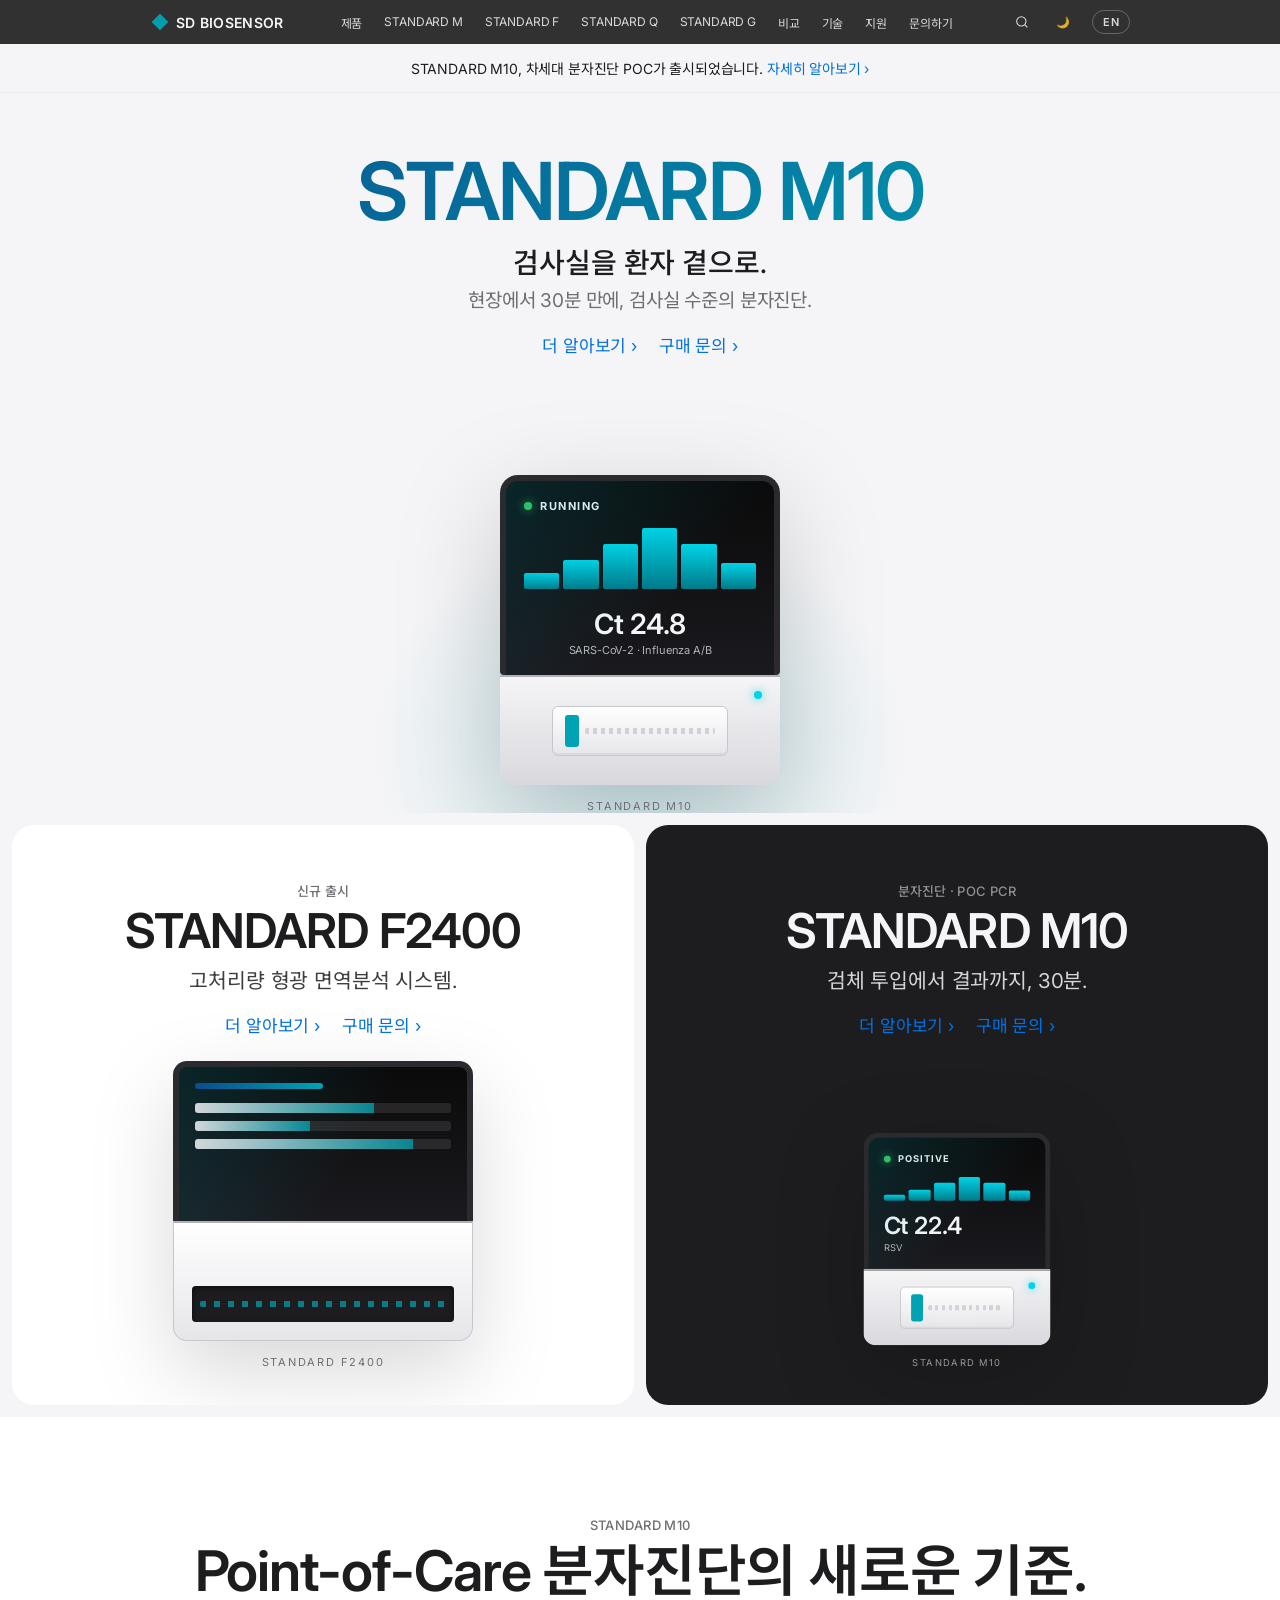
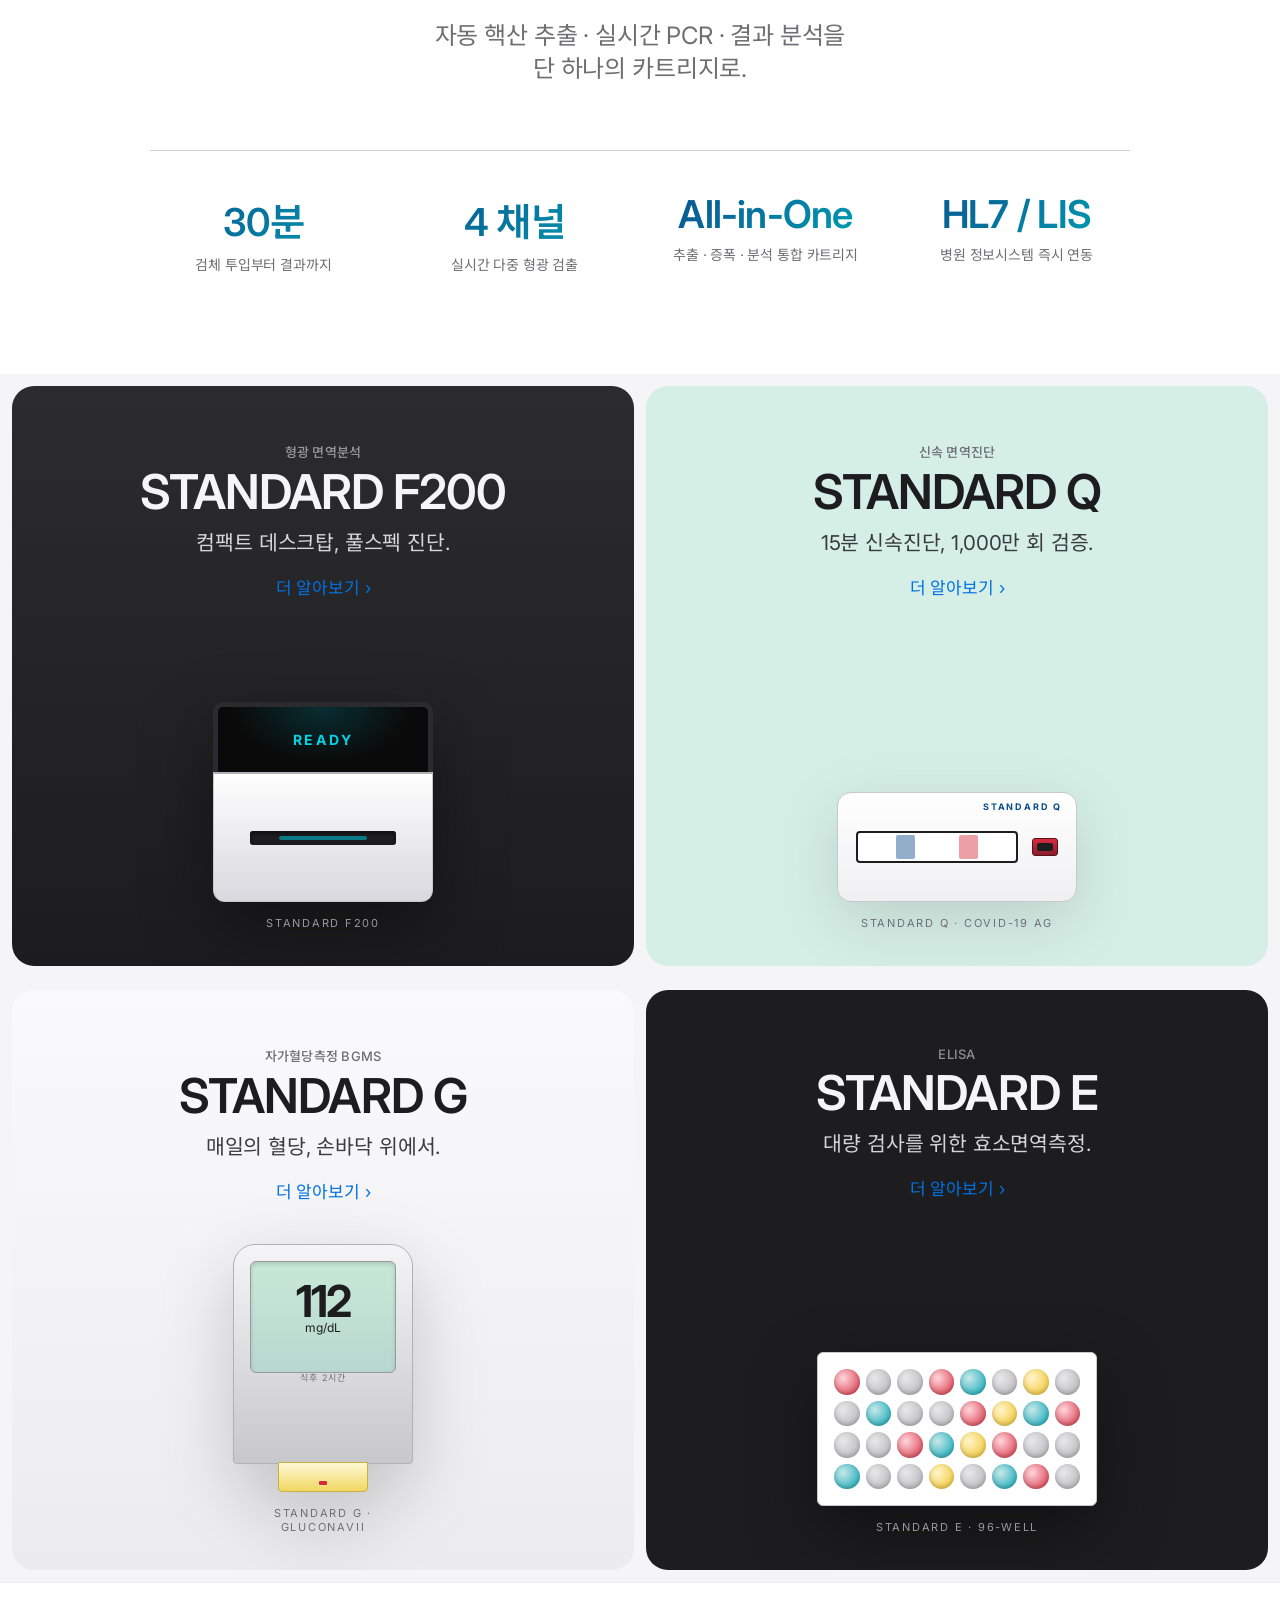
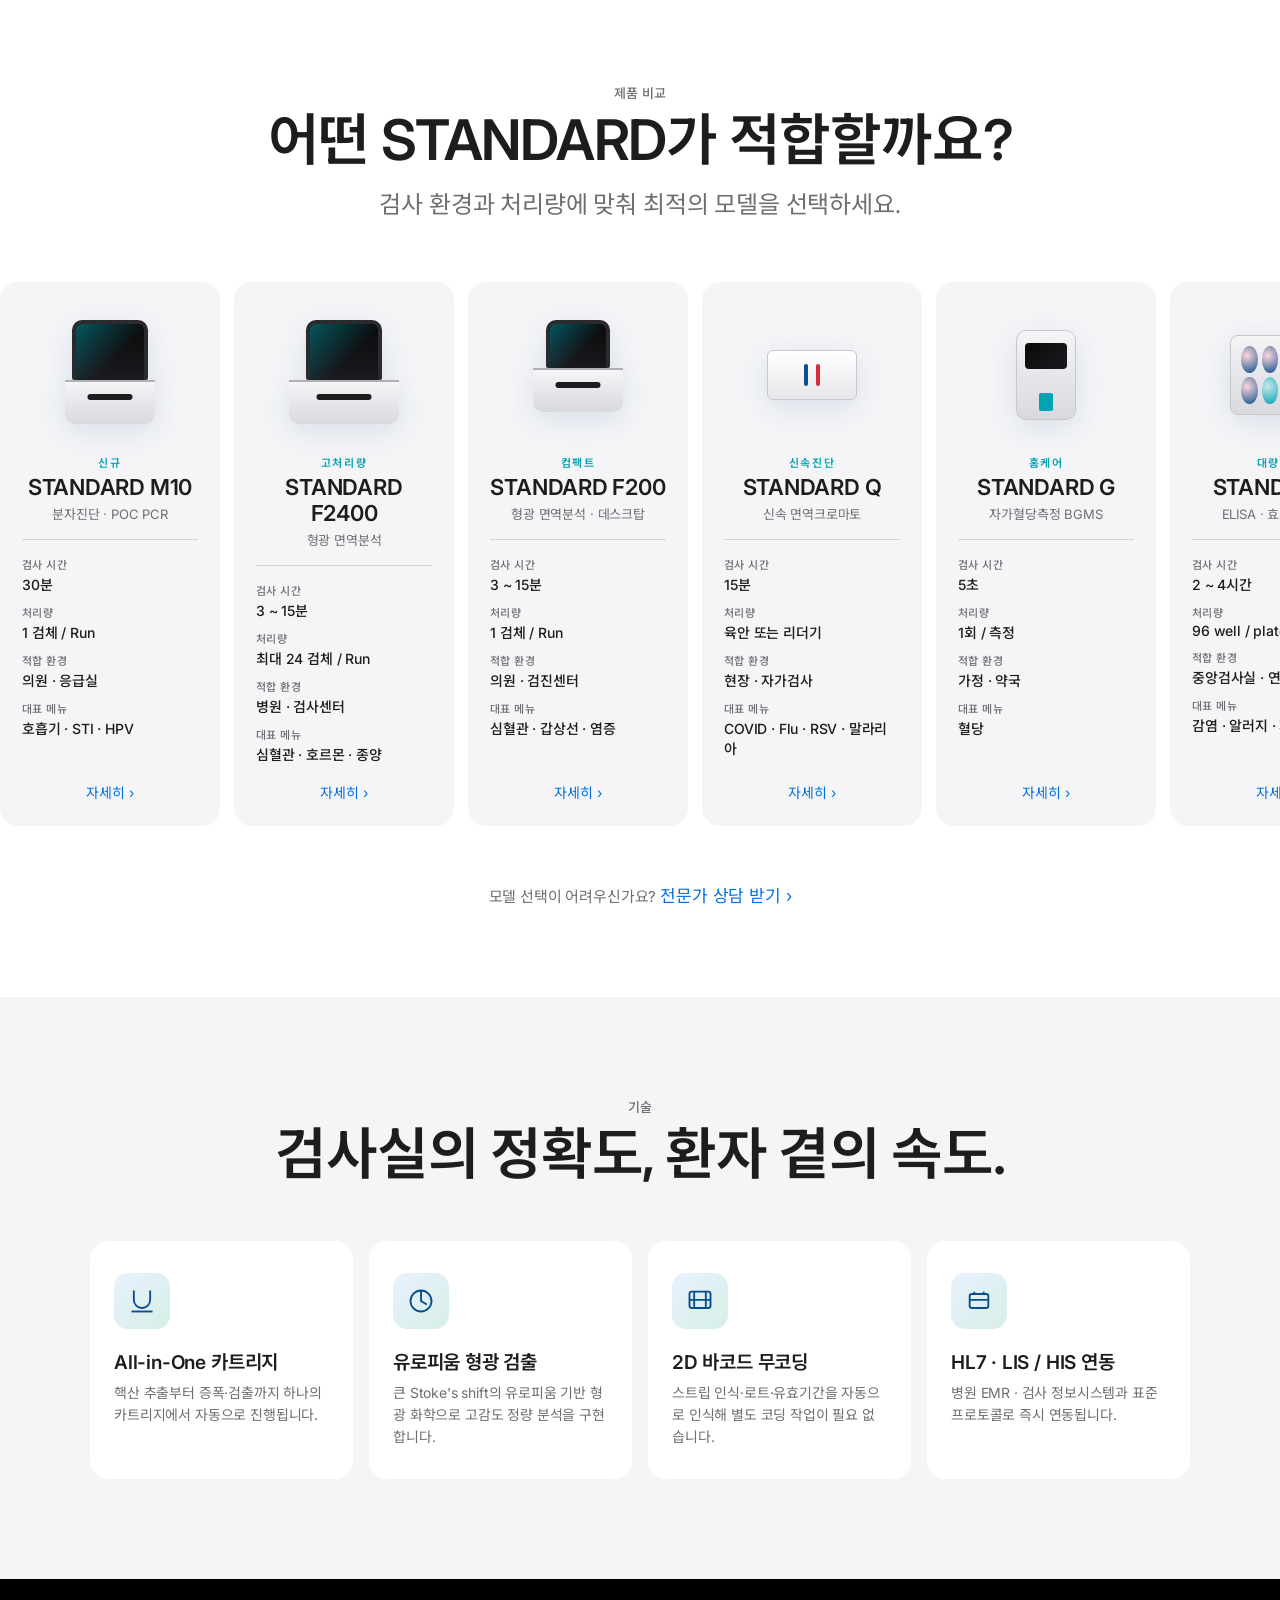
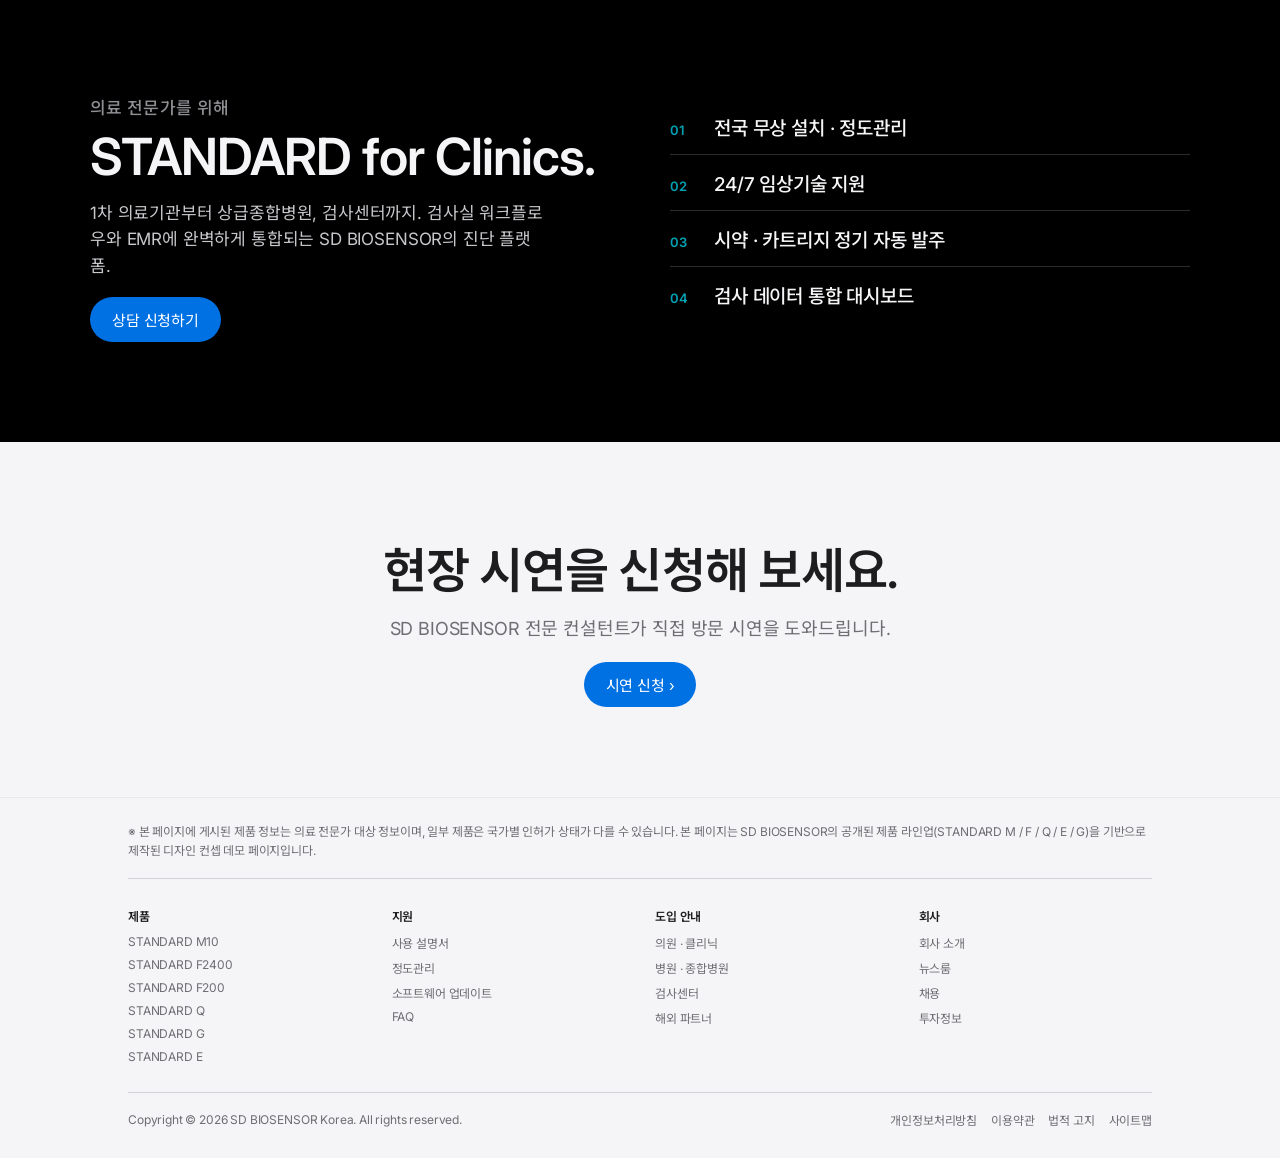
<file: index.html>
<!DOCTYPE html>
<html lang="ko">
<head>
<meta charset="UTF-8" />
<meta name="viewport" content="width=device-width, initial-scale=1.0" />
<script>
  (function(){try{var t=localStorage.getItem('sd-theme');if(t==='dark')document.documentElement.setAttribute('data-theme','dark');}catch(e){}})();
</script>
<meta name="color-scheme" content="light only" />
<meta name="theme-color" content="#f5f5f7" />
<title>SD BIOSENSOR — POC 진단의 새로운 표준</title>
<meta name="description" content="STANDARD M, F, Q, E, G — 검사실 수준의 정확도를 환자 곁으로." />
<link rel="canonical" href="https://sdbiosensor.kr/" />
<meta property="og:type" content="website" />
<meta property="og:site_name" content="SD BIOSENSOR" />
<meta property="og:locale" content="ko_KR" />
<meta property="og:url" content="https://sdbiosensor.kr/" />
<meta property="og:title" content="SD BIOSENSOR — POC 진단의 새로운 표준" />
<meta property="og:description" content="STANDARD M, F, Q, E, G — 검사실 수준의 정확도를 환자 곁으로." />
<meta property="og:image" content="https://sdbiosensor.kr/og-image.svg" />
<meta property="og:image:width" content="1200" />
<meta property="og:image:height" content="630" />
<meta name="twitter:card" content="summary_large_image" />
<meta name="twitter:title" content="SD BIOSENSOR — POC 진단의 새로운 표준" />
<meta name="twitter:description" content="STANDARD M, F, Q, E, G — 검사실 수준의 정확도를 환자 곁으로." />
<meta name="twitter:image" content="https://sdbiosensor.kr/og-image.svg" />
<link rel="icon" type="image/svg+xml" href="favicon.svg" />
<link rel="stylesheet" href="css/style.css" />
<link rel="preconnect" href="https://fonts.googleapis.com">
<link rel="preconnect" href="https://fonts.gstatic.com" crossorigin>
<link rel="stylesheet" href="https://fonts.googleapis.com/css2?family=Inter:wght@300;400;500;600;700&family=Noto+Sans+KR:wght@300;400;500;600;700&display=swap">

<!-- JSON-LD: Organization + WebSite -->
<script type="application/ld+json">
{
  "@context": "https://schema.org",
  "@graph": [
    {
      "@type": "Organization",
      "@id": "https://sdbiosensor.kr/#organization",
      "name": "SD BIOSENSOR",
      "alternateName": "SD 바이오센서",
      "url": "https://sdbiosensor.kr/",
      "logo": "https://sdbiosensor.kr/favicon.svg",
      "image": "https://sdbiosensor.kr/og-image.svg",
      "description": "SD BIOSENSOR는 신속진단 · 면역진단 · 분자진단 · 자가혈당측정의 4대 사업 영역을 중심으로 글로벌 체외진단 시장에서 활동하는 기업입니다.",
      "foundingDate": "1999",
      "address": {
        "@type": "PostalAddress",
        "streetAddress": "덕영대로 1556번길 16",
        "addressLocality": "수원시 영통구",
        "addressRegion": "경기도",
        "postalCode": "16690",
        "addressCountry": "KR"
      },
      "sameAs": [
        "https://www.sdbiosensor.com/",
        "https://finance.yahoo.com/quote/137310.KS/"
      ]
    },
    {
      "@type": "WebSite",
      "@id": "https://sdbiosensor.kr/#website",
      "url": "https://sdbiosensor.kr/",
      "name": "SD BIOSENSOR",
      "publisher": { "@id": "https://sdbiosensor.kr/#organization" },
      "inLanguage": "ko-KR"
    },
    {
      "@type": "Product",
      "name": "STANDARD M10",
      "description": "검체 투입에서 결과까지 30분 만에 검사실 수준의 PCR 결과를 제공하는 차세대 POC 분자진단 시스템.",
      "brand": { "@id": "https://sdbiosensor.kr/#organization" },
      "category": "Point-of-Care Molecular Diagnostics",
      "url": "https://sdbiosensor.kr/product/m10.html"
    },
    {
      "@type": "Product",
      "name": "STANDARD F2400",
      "description": "유로피움 형광 화학과 자동 검체 처리로 검사실 수준의 정밀도를 24개 검체까지 동시에 분석하는 고처리량 면역분석 시스템.",
      "brand": { "@id": "https://sdbiosensor.kr/#organization" },
      "category": "Fluorescent Immunoassay Analyzer",
      "url": "https://sdbiosensor.kr/product/f2400.html"
    }
  ]
}
</script>
</head>
<body>

<a href="#main" class="skip-link">본문으로 건너뛰기</a>

<!-- Global Nav -->
<header class="nav" id="nav" role="banner">
  <div class="nav-inner">
    <a href="#" class="nav-logo" aria-label="SD BIOSENSOR">
      <svg viewBox="0 0 24 24" width="20" height="20" fill="currentColor" aria-hidden="true">
        <path d="M12 2 L22 12 L12 22 L2 12 Z M12 7 L17 12 L12 17 L7 12 Z"/>
      </svg>
      <span>SD BIOSENSOR</span>
    </a>
    <nav class="nav-menu" aria-label="주 메뉴">
      <a href="#products">제품</a>
      <a href="product/m10.html">STANDARD M</a>
      <a href="product/f2400.html">STANDARD F</a>
      <a href="product/q.html">STANDARD Q</a>
      <a href="product/g.html">STANDARD G</a>
      <a href="#compare">비교</a>
      <a href="#tech">기술</a>
      <a href="support.html">지원</a>
      <a href="#contact">문의하기</a>
    </nav>
    <div class="nav-icons">
      <button class="icon-btn search-toggle" aria-label="검색 (단축키 /)">
        <svg viewBox="0 0 24 24" width="16" height="16" fill="none" stroke="currentColor" stroke-width="1.6"><circle cx="11" cy="11" r="7"/><path d="m20 20-3.5-3.5"/></svg>
      </button>
      <button class="theme-toggle" type="button" aria-pressed="false" aria-label="다크 모드로 전환">
        <span class="moon" aria-hidden="true">🌙</span>
        <span class="sun" aria-hidden="true">☀️</span>
      </button>
      <button class="lang-toggle" type="button" aria-label="영어로 전환">EN</button>
    </div>
  </div>
</header>

<!-- Announcement Bar -->
<div class="announce">
  <p>STANDARD M10, 차세대 분자진단 POC가 출시되었습니다. <a href="#m10">자세히 알아보기 ›</a></p>
</div>

<main id="main">

  <!-- Hero -->
  <section class="hero" id="hero">
    <div class="hero-copy">
      <h1>STANDARD M10</h1>
      <p class="tagline">검사실을 환자 곁으로.</p>
      <p class="subline">현장에서 30분 만에, 검사실 수준의 분자진단.</p>
      <div class="cta-row">
        <a href="#m10" class="link">더 알아보기 ›</a>
        <a href="#contact" class="link">구매 문의 ›</a>
      </div>
    </div>
    <div class="hero-visual" aria-hidden="true">
      <div class="device m10">
        <div class="m10-screen">
          <div class="m10-status"><span class="dot ok"></span><b>RUNNING</b></div>
          <div class="m10-graph">
            <span></span><span></span><span></span><span></span><span></span><span></span>
          </div>
          <div class="m10-readout"><strong>Ct 24.8</strong><em>SARS-CoV-2 · Influenza A/B</em></div>
        </div>
        <div class="m10-body">
          <div class="m10-cartridge"></div>
          <div class="m10-led"></div>
        </div>
        <p class="device-label">STANDARD M10</p>
      </div>
      <div class="hero-glow"></div>
    </div>
  </section>

  <!-- Tile Grid Row 1 -->
  <section class="tile-row" id="products">
    <article class="tile tile-light" id="f2400">
      <div class="tile-text">
        <p class="eyebrow">신규 출시</p>
        <h2>STANDARD F2400</h2>
        <p class="lede">고처리량 형광 면역분석 시스템.</p>
        <div class="cta-row">
          <a href="product/f2400.html" class="link link-blue">더 알아보기 ›</a>
          <a href="#contact" class="link link-blue">구매 문의 ›</a>
        </div>
      </div>
      <div class="tile-visual">
        <div class="device f2400">
          <div class="f2400-screen">
            <div class="f2400-bar"></div>
            <div class="f2400-rows"><i></i><i></i><i></i></div>
          </div>
          <div class="f2400-body">
            <div class="f2400-tray"></div>
          </div>
          <p class="device-label">STANDARD F2400</p>
        </div>
      </div>
    </article>

    <article class="tile tile-dark" id="m10">
      <div class="tile-text">
        <p class="eyebrow">분자진단 · POC PCR</p>
        <h2>STANDARD M10</h2>
        <p class="lede">검체 투입에서 결과까지, 30분.</p>
        <div class="cta-row">
          <a href="product/m10.html" class="link link-blue">더 알아보기 ›</a>
          <a href="#contact" class="link link-blue">구매 문의 ›</a>
        </div>
      </div>
      <div class="tile-visual">
        <div class="device m10 m10-tile">
          <div class="m10-screen">
            <div class="m10-status"><span class="dot ok"></span><b>POSITIVE</b></div>
            <div class="m10-graph"><span></span><span></span><span></span><span></span><span></span><span></span></div>
            <div class="m10-readout"><strong>Ct 22.4</strong><em>RSV</em></div>
          </div>
          <div class="m10-body"><div class="m10-cartridge"></div><div class="m10-led"></div></div>
          <p class="device-label">STANDARD M10</p>
        </div>
      </div>
    </article>
  </section>

  <!-- Flagship deep dive -->
  <section class="feature" id="m10-deep">
    <div class="feature-inner">
      <p class="eyebrow center">STANDARD M10</p>
      <h2 class="display">Point-of-Care 분자진단의 새로운 기준.</h2>
      <p class="display-sub">자동 핵산 추출 · 실시간 PCR · 결과 분석을<br/>단 하나의 카트리지로.</p>

      <div class="spec-grid">
        <div class="spec">
          <strong>30분</strong>
          <span>검체 투입부터 결과까지</span>
        </div>
        <div class="spec">
          <strong>4 채널</strong>
          <span>실시간 다중 형광 검출</span>
        </div>
        <div class="spec">
          <strong>All-in-One</strong>
          <span>추출 · 증폭 · 분석 통합 카트리지</span>
        </div>
        <div class="spec">
          <strong>HL7 / LIS</strong>
          <span>병원 정보시스템 즉시 연동</span>
        </div>
      </div>
    </div>
  </section>

  <!-- Tile Grid Row 2 -->
  <section class="tile-row">
    <article class="tile tile-graphite" id="f200">
      <div class="tile-text">
        <p class="eyebrow">형광 면역분석</p>
        <h2>STANDARD F200</h2>
        <p class="lede">컴팩트 데스크탑, 풀스펙 진단.</p>
        <div class="cta-row">
          <a href="product/f200.html" class="link link-blue">더 알아보기 ›</a>
        </div>
      </div>
      <div class="tile-visual">
        <div class="device f200">
          <div class="f200-screen"><b>READY</b></div>
          <div class="f200-body">
            <div class="f200-slot"></div>
          </div>
          <p class="device-label">STANDARD F200</p>
        </div>
      </div>
    </article>

    <article class="tile tile-mint" id="q">
      <div class="tile-text">
        <p class="eyebrow">신속 면역진단</p>
        <h2>STANDARD Q</h2>
        <p class="lede">15분 신속진단, 1,000만 회 검증.</p>
        <div class="cta-row">
          <a href="product/q.html" class="link link-blue">더 알아보기 ›</a>
        </div>
      </div>
      <div class="tile-visual">
        <div class="device q-kit">
          <div class="q-cassette">
            <div class="q-window">
              <span class="q-line c">C</span>
              <span class="q-line t">T</span>
            </div>
            <div class="q-port"></div>
          </div>
          <p class="device-label">STANDARD Q · COVID-19 Ag</p>
        </div>
      </div>
    </article>
  </section>

  <!-- Tile Grid Row 3 -->
  <section class="tile-row">
    <article class="tile tile-cream" id="g">
      <div class="tile-text">
        <p class="eyebrow">자가혈당측정 BGMS</p>
        <h2>STANDARD G</h2>
        <p class="lede">매일의 혈당, 손바닥 위에서.</p>
        <div class="cta-row">
          <a href="product/g.html" class="link link-blue">더 알아보기 ›</a>
        </div>
      </div>
      <div class="tile-visual">
        <div class="device g-meter">
          <div class="g-screen">
            <strong>112</strong><em>mg/dL</em>
            <small>식후 2시간</small>
          </div>
          <div class="g-strip"></div>
          <p class="device-label">STANDARD G · GlucoNavii</p>
        </div>
      </div>
    </article>

    <article class="tile tile-dark" id="e">
      <div class="tile-text">
        <p class="eyebrow">ELISA</p>
        <h2>STANDARD E</h2>
        <p class="lede">대량 검사를 위한 효소면역측정.</p>
        <div class="cta-row">
          <a href="product/e.html" class="link link-blue">더 알아보기 ›</a>
        </div>
      </div>
      <div class="tile-visual">
        <div class="device e-plate">
          <div class="e-grid">
            <span></span><span></span><span></span><span></span><span></span><span></span><span></span><span></span>
            <span></span><span></span><span></span><span></span><span></span><span></span><span></span><span></span>
            <span></span><span></span><span></span><span></span><span></span><span></span><span></span><span></span>
            <span></span><span></span><span></span><span></span><span></span><span></span><span></span><span></span>
          </div>
          <p class="device-label">STANDARD E · 96-well</p>
        </div>
      </div>
    </article>
  </section>

  <!-- Compare section -->
  <section class="compare" id="compare">
    <div class="compare-inner">
      <p class="eyebrow center">제품 비교</p>
      <h2 class="display">어떤 STANDARD가 적합할까요?</h2>
      <p class="display-sub">검사 환경과 처리량에 맞춰 최적의 모델을 선택하세요.</p>

      <div class="compare-scroll">
        <div class="compare-row">

          <article class="compare-card">
            <div class="compare-vis vis-m">
              <div class="cmini m">
                <div class="cmini-screen"></div>
                <div class="cmini-base"></div>
              </div>
            </div>
            <p class="compare-eyebrow">신규</p>
            <h3>STANDARD M10</h3>
            <p class="compare-tag">분자진단 · POC PCR</p>
            <ul class="compare-spec">
              <li><b>검사 시간</b><span>30분</span></li>
              <li><b>처리량</b><span>1 검체 / Run</span></li>
              <li><b>적합 환경</b><span>의원 · 응급실</span></li>
              <li><b>대표 메뉴</b><span>호흡기 · STI · HPV</span></li>
            </ul>
            <a href="product/m10.html" class="link link-blue">자세히 ›</a>
          </article>

          <article class="compare-card">
            <div class="compare-vis vis-f">
              <div class="cmini f">
                <div class="cmini-screen"></div>
                <div class="cmini-base wide"></div>
              </div>
            </div>
            <p class="compare-eyebrow">고처리량</p>
            <h3>STANDARD F2400</h3>
            <p class="compare-tag">형광 면역분석</p>
            <ul class="compare-spec">
              <li><b>검사 시간</b><span>3 ~ 15분</span></li>
              <li><b>처리량</b><span>최대 24 검체 / Run</span></li>
              <li><b>적합 환경</b><span>병원 · 검사센터</span></li>
              <li><b>대표 메뉴</b><span>심혈관 · 호르몬 · 종양</span></li>
            </ul>
            <a href="product/f2400.html" class="link link-blue">자세히 ›</a>
          </article>

          <article class="compare-card">
            <div class="compare-vis vis-f">
              <div class="cmini f">
                <div class="cmini-screen sm"></div>
                <div class="cmini-base"></div>
              </div>
            </div>
            <p class="compare-eyebrow">컴팩트</p>
            <h3>STANDARD F200</h3>
            <p class="compare-tag">형광 면역분석 · 데스크탑</p>
            <ul class="compare-spec">
              <li><b>검사 시간</b><span>3 ~ 15분</span></li>
              <li><b>처리량</b><span>1 검체 / Run</span></li>
              <li><b>적합 환경</b><span>의원 · 검진센터</span></li>
              <li><b>대표 메뉴</b><span>심혈관 · 갑상선 · 염증</span></li>
            </ul>
            <a href="product/f200.html" class="link link-blue">자세히 ›</a>
          </article>

          <article class="compare-card">
            <div class="compare-vis vis-q">
              <div class="cmini q">
                <div class="cmini-cassette">
                  <span></span><span></span>
                </div>
              </div>
            </div>
            <p class="compare-eyebrow">신속진단</p>
            <h3>STANDARD Q</h3>
            <p class="compare-tag">신속 면역크로마토</p>
            <ul class="compare-spec">
              <li><b>검사 시간</b><span>15분</span></li>
              <li><b>처리량</b><span>육안 또는 리더기</span></li>
              <li><b>적합 환경</b><span>현장 · 자가검사</span></li>
              <li><b>대표 메뉴</b><span>COVID · Flu · RSV · 말라리아</span></li>
            </ul>
            <a href="product/q.html" class="link link-blue">자세히 ›</a>
          </article>

          <article class="compare-card">
            <div class="compare-vis vis-g">
              <div class="cmini g">
                <div class="cmini-meter"></div>
              </div>
            </div>
            <p class="compare-eyebrow">홈케어</p>
            <h3>STANDARD G</h3>
            <p class="compare-tag">자가혈당측정 BGMS</p>
            <ul class="compare-spec">
              <li><b>검사 시간</b><span>5초</span></li>
              <li><b>처리량</b><span>1회 / 측정</span></li>
              <li><b>적합 환경</b><span>가정 · 약국</span></li>
              <li><b>대표 메뉴</b><span>혈당</span></li>
            </ul>
            <a href="product/g.html" class="link link-blue">자세히 ›</a>
          </article>

          <article class="compare-card">
            <div class="compare-vis vis-e">
              <div class="cmini e">
                <div class="cmini-plate">
                  <i></i><i></i><i></i><i></i>
                  <i></i><i></i><i></i><i></i>
                </div>
              </div>
            </div>
            <p class="compare-eyebrow">대량검사</p>
            <h3>STANDARD E</h3>
            <p class="compare-tag">ELISA · 효소면역측정</p>
            <ul class="compare-spec">
              <li><b>검사 시간</b><span>2 ~ 4시간</span></li>
              <li><b>처리량</b><span>96 well / plate</span></li>
              <li><b>적합 환경</b><span>중앙검사실 · 연구소</span></li>
              <li><b>대표 메뉴</b><span>감염 · 알러지 · 자가면역</span></li>
            </ul>
            <a href="product/e.html" class="link link-blue">자세히 ›</a>
          </article>

        </div>
      </div>

      <p class="compare-help">
        모델 선택이 어려우신가요? <a href="#contact" class="link link-blue">전문가 상담 받기 ›</a>
      </p>
    </div>
  </section>

  <!-- Tech section -->
  <section class="tech" id="tech">
    <div class="tech-inner">
      <p class="eyebrow center">기술</p>
      <h2 class="display">검사실의 정확도, 환자 곁의 속도.</h2>

      <div class="tech-grid">
        <div class="tech-card">
          <div class="tech-icon" aria-hidden="true">
            <svg viewBox="0 0 24 24" width="28" height="28" fill="none" stroke="currentColor" stroke-width="1.6"><path d="M5 3v8a7 7 0 0 0 14 0V3"/><path d="M3 21h18"/></svg>
          </div>
          <h3>All-in-One 카트리지</h3>
          <p>핵산 추출부터 증폭·검출까지 하나의 카트리지에서 자동으로 진행됩니다.</p>
        </div>
        <div class="tech-card">
          <div class="tech-icon" aria-hidden="true">
            <svg viewBox="0 0 24 24" width="28" height="28" fill="none" stroke="currentColor" stroke-width="1.6"><circle cx="12" cy="12" r="9"/><path d="M12 3v9l5 3"/></svg>
          </div>
          <h3>유로피움 형광 검출</h3>
          <p>큰 Stoke's shift의 유로피움 기반 형광 화학으로 고감도 정량 분석을 구현합니다.</p>
        </div>
        <div class="tech-card">
          <div class="tech-icon" aria-hidden="true">
            <svg viewBox="0 0 24 24" width="28" height="28" fill="none" stroke="currentColor" stroke-width="1.6"><rect x="3" y="4" width="18" height="14" rx="2"/><path d="M7 4v14M17 4v14M3 11h18"/></svg>
          </div>
          <h3>2D 바코드 무코딩</h3>
          <p>스트립 인식·로트·유효기간을 자동으로 인식해 별도 코딩 작업이 필요 없습니다.</p>
        </div>
        <div class="tech-card">
          <div class="tech-icon" aria-hidden="true">
            <svg viewBox="0 0 24 24" width="28" height="28" fill="none" stroke="currentColor" stroke-width="1.6"><rect x="4" y="6" width="16" height="12" rx="2"/><path d="M8 6V4M16 6V4M4 11h16"/></svg>
          </div>
          <h3>HL7 · LIS / HIS 연동</h3>
          <p>병원 EMR · 검사 정보시스템과 표준 프로토콜로 즉시 연동됩니다.</p>
        </div>
      </div>
    </div>
  </section>

  <!-- For professionals -->
  <section class="pro" id="support">
    <div class="pro-inner">
      <div class="pro-text">
        <p class="eyebrow">의료 전문가를 위해</p>
        <h2>STANDARD for Clinics.</h2>
        <p>1차 의료기관부터 상급종합병원, 검사센터까지. 검사실 워크플로우와 EMR에 완벽하게 통합되는 SD BIOSENSOR의 진단 플랫폼.</p>
        <a href="#contact" class="btn-primary">상담 신청하기</a>
      </div>
      <ul class="pro-bullets">
        <li><span>01</span> 전국 무상 설치 · 정도관리</li>
        <li><span>02</span> 24/7 임상기술 지원</li>
        <li><span>03</span> 시약 · 카트리지 정기 자동 발주</li>
        <li><span>04</span> 검사 데이터 통합 대시보드</li>
      </ul>
    </div>
  </section>

  <!-- Contact / CTA -->
  <section class="cta-band" id="contact">
    <h2>현장 시연을 신청해 보세요.</h2>
    <p>SD BIOSENSOR 전문 컨설턴트가 직접 방문 시연을 도와드립니다.</p>
    <a href="mailto:contact@sdbiosensor.com" class="btn-primary btn-on-light">시연 신청 ›</a>
  </section>

</main>

<!-- Footer -->
<footer class="foot" role="contentinfo">
  <div class="foot-inner">
    <p class="foot-note">
      ※ 본 페이지에 게시된 제품 정보는 의료 전문가 대상 정보이며, 일부 제품은 국가별 인허가 상태가 다를 수 있습니다.
      본 페이지는 SD BIOSENSOR의 공개된 제품 라인업(STANDARD M / F / Q / E / G)을 기반으로 제작된 디자인 컨셉 데모 페이지입니다.
    </p>

    <div class="foot-grid">
      <div>
        <h4>제품</h4>
        <ul>
          <li><a href="product/m10.html">STANDARD M10</a></li>
          <li><a href="product/f2400.html">STANDARD F2400</a></li>
          <li><a href="product/f200.html">STANDARD F200</a></li>
          <li><a href="product/q.html">STANDARD Q</a></li>
          <li><a href="product/g.html">STANDARD G</a></li>
          <li><a href="product/e.html">STANDARD E</a></li>
        </ul>
      </div>
      <div>
        <h4>지원</h4>
        <ul>
          <li><a href="support.html#manual">사용 설명서</a></li>
          <li><a href="support.html#qc">정도관리</a></li>
          <li><a href="support.html#software">소프트웨어 업데이트</a></li>
          <li><a href="support.html#faq">FAQ</a></li>
        </ul>
      </div>
      <div>
        <h4>도입 안내</h4>
        <ul>
          <li><a href="partners.html#clinic">의원 · 클리닉</a></li>
          <li><a href="partners.html#hospital">병원 · 종합병원</a></li>
          <li><a href="partners.html#lab">검사센터</a></li>
          <li><a href="partners.html#global">해외 파트너</a></li>
        </ul>
      </div>
      <div>
        <h4>회사</h4>
        <ul>
          <li><a href="company.html#about">회사 소개</a></li>
          <li><a href="company.html#news">뉴스룸</a></li>
          <li><a href="company.html#careers">채용</a></li>
          <li><a href="company.html#ir">투자정보</a></li>
        </ul>
      </div>
    </div>

    <div class="foot-bottom">
      <p>Copyright © 2026 SD BIOSENSOR Korea. All rights reserved.</p>
      <ul>
        <li><a href="legal.html#privacy">개인정보처리방침</a></li>
        <li><a href="legal.html#terms">이용약관</a></li>
        <li><a href="legal.html#notice">법적 고지</a></li>
        <li><a href="sitemap.html">사이트맵</a></li>
      </ul>
    </div>
  </div>
</footer>

<script src="js/script.js"></script>
<script src="js/interactions.js"></script>
</body>
</html>
</file>
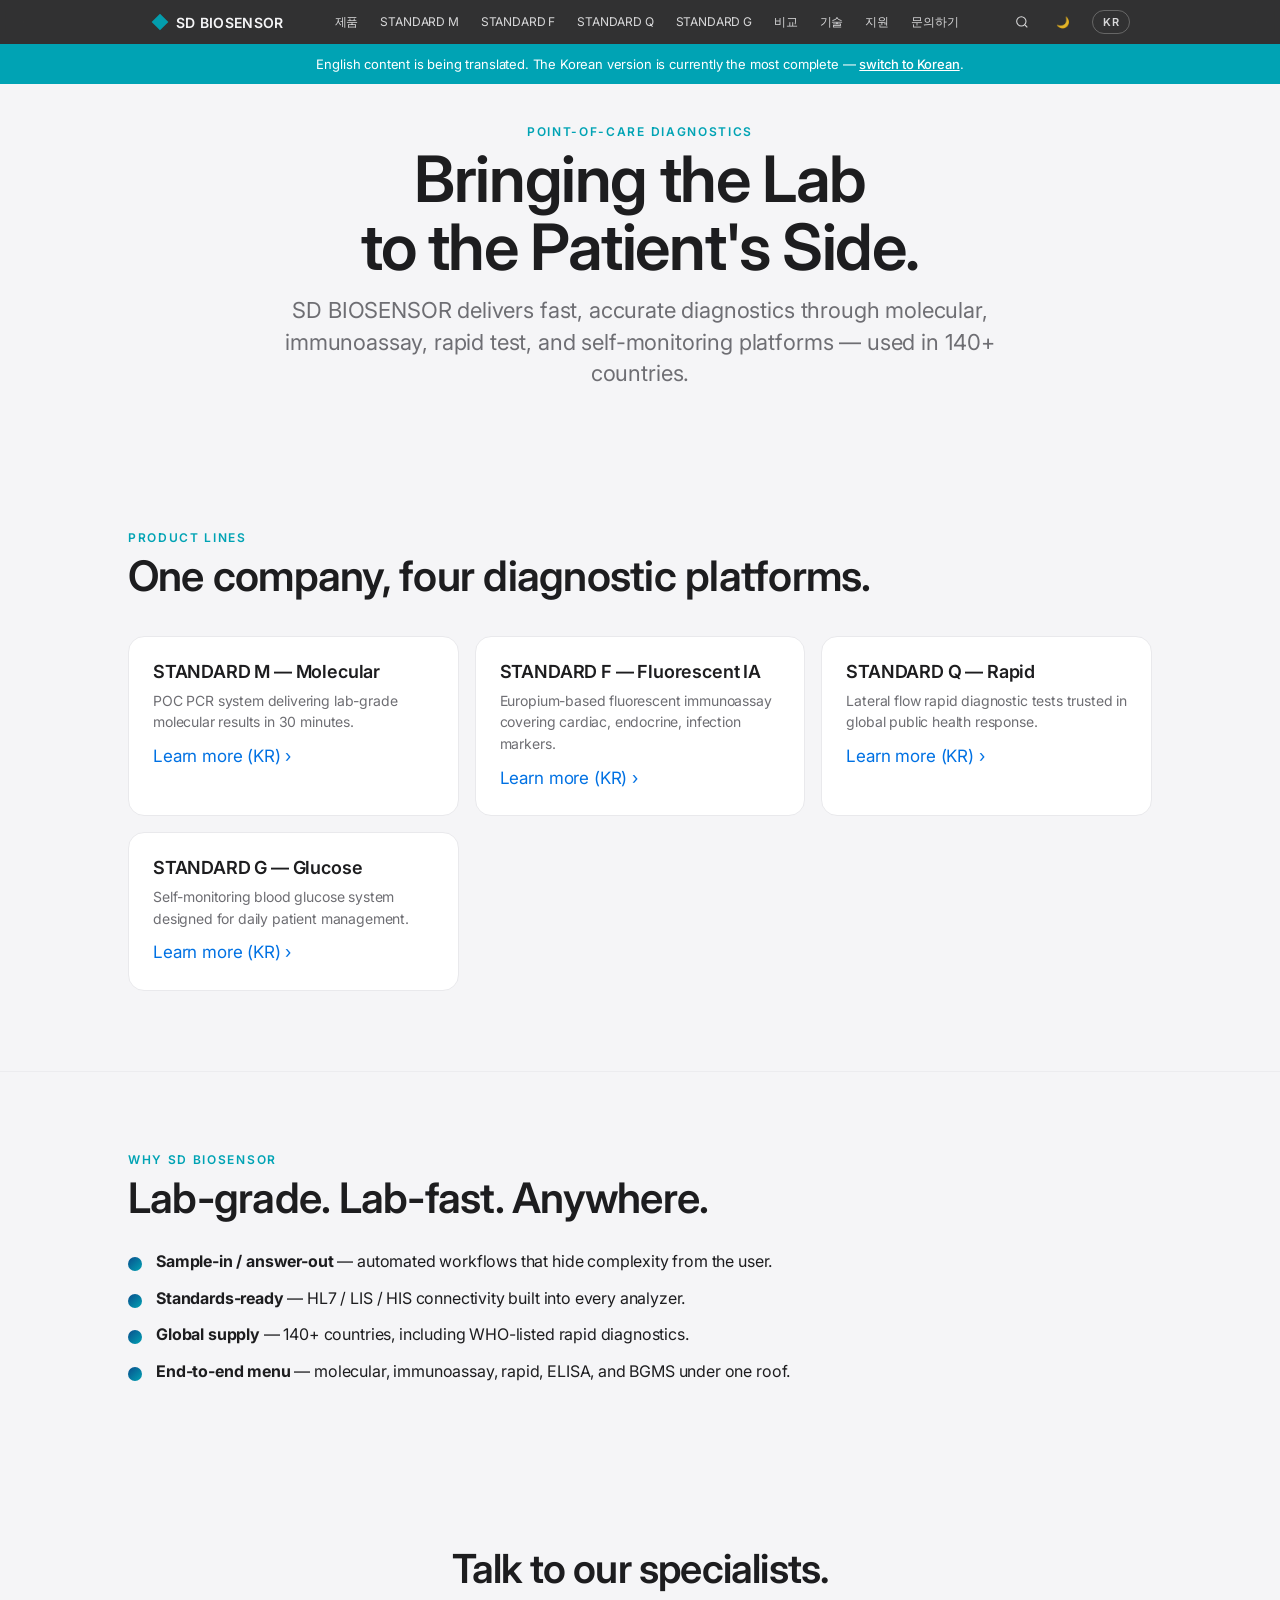
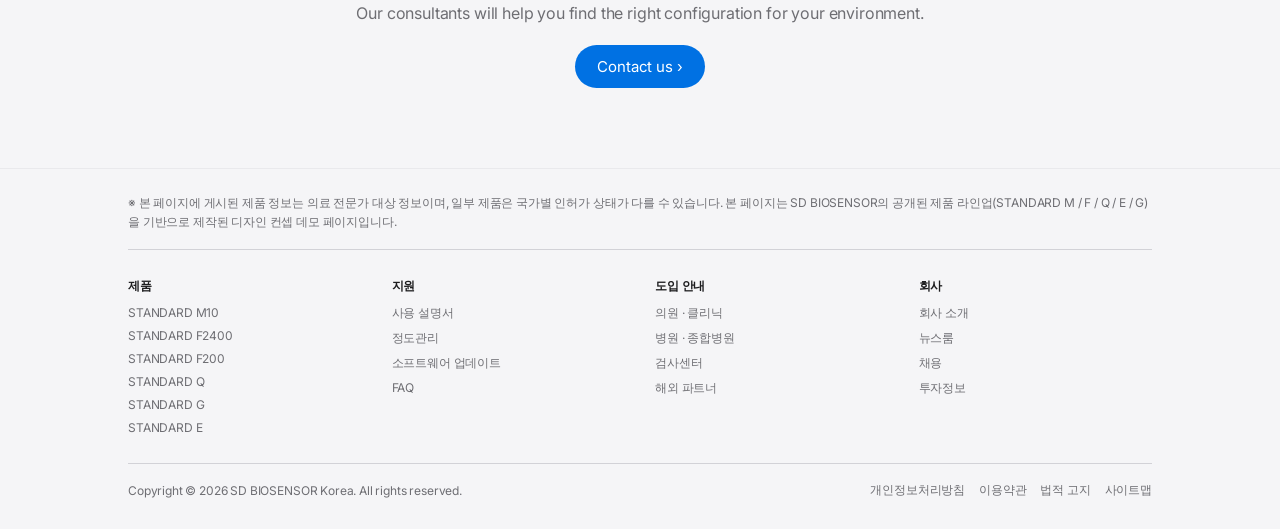
<file: en/index.html>
<!DOCTYPE html>
<html lang="en" data-base="../">
<head>
<meta charset="UTF-8" />
<meta name="viewport" content="width=device-width, initial-scale=1.0" />
<script>
  (function(){try{var t=localStorage.getItem('sd-theme');if(t==='dark')document.documentElement.setAttribute('data-theme','dark');}catch(e){}})();
</script>
<meta name="color-scheme" content="light only" />
<meta name="theme-color" content="#f5f5f7" />
<title>SD BIOSENSOR — A New Standard in Point-of-Care Diagnostics</title>
<meta name="description" content="STANDARD M, F, Q, E, G — Lab-grade accuracy, brought to the patient's side." />
<link rel="canonical" href="https://sdbiosensor.kr/en/" />
<meta property="og:type" content="website" />
<meta property="og:site_name" content="SD BIOSENSOR" />
<meta property="og:locale" content="en_US" />
<meta property="og:url" content="https://sdbiosensor.kr/en/" />
<meta property="og:title" content="SD BIOSENSOR — A New Standard in Point-of-Care Diagnostics" />
<meta property="og:description" content="STANDARD M, F, Q, E, G — Lab-grade accuracy, brought to the patient's side." />
<meta property="og:image" content="https://sdbiosensor.kr/og-image.svg" />
<meta property="og:image:width" content="1200" />
<meta property="og:image:height" content="630" />
<meta name="twitter:card" content="summary_large_image" />
<meta name="twitter:title" content="SD BIOSENSOR — A New Standard in Point-of-Care Diagnostics" />
<meta name="twitter:description" content="STANDARD M, F, Q, E, G — Lab-grade accuracy, brought to the patient's side." />
<meta name="twitter:image" content="https://sdbiosensor.kr/og-image.svg" />
<link rel="alternate" hreflang="ko-KR" href="https://sdbiosensor.kr/" />
<link rel="alternate" hreflang="en-US" href="https://sdbiosensor.kr/en/" />
<link rel="icon" type="image/svg+xml" href="../favicon.svg" />
<link rel="stylesheet" href="../css/style.css" />
<link rel="stylesheet" href="../css/sub.css" />
<link rel="preconnect" href="https://fonts.googleapis.com">
<link rel="preconnect" href="https://fonts.gstatic.com" crossorigin>
<link rel="stylesheet" href="https://fonts.googleapis.com/css2?family=Inter:wght@300;400;500;600;700&display=swap">
<style>
  .en-banner {
    background: var(--c-brand-2);
    color: #fff;
    text-align: center;
    padding: 12px 22px;
    font-size: 13px;
  }
  .en-banner a { color: #fff; text-decoration: underline; font-weight: 500; }
</style>
</head>
<body>

<a href="#main" class="skip-link">Skip to main content</a>

<header data-shell="nav"></header>

<div class="en-banner" role="region" aria-label="Notice">
  English content is being translated. The Korean version is currently the most complete — <a href="../index.html">switch to Korean</a>.
</div>

<section class="sub-hero">
  <p class="eyebrow">Point-of-Care Diagnostics</p>
  <h1>Bringing the Lab<br/>to the Patient's Side.</h1>
  <p class="sub-tag">SD BIOSENSOR delivers fast, accurate diagnostics through molecular, immunoassay, rapid test, and self-monitoring platforms — used in 140+ countries.</p>
</section>

<main id="main">
  <section class="sub-section">
    <div class="sub-inner">
      <p class="sub-eyebrow">Product Lines</p>
      <h2 class="sub-h2">One company, four diagnostic platforms.</h2>

      <div class="feat-grid">
        <div class="feat-card">
          <h3>STANDARD M — Molecular</h3>
          <p>POC PCR system delivering lab-grade molecular results in 30 minutes.</p>
          <p style="margin-top:10px;"><a href="../product/m10.html" class="link link-blue">Learn more (KR) ›</a></p>
        </div>
        <div class="feat-card">
          <h3>STANDARD F — Fluorescent IA</h3>
          <p>Europium-based fluorescent immunoassay covering cardiac, endocrine, infection markers.</p>
          <p style="margin-top:10px;"><a href="../product/f2400.html" class="link link-blue">Learn more (KR) ›</a></p>
        </div>
        <div class="feat-card">
          <h3>STANDARD Q — Rapid</h3>
          <p>Lateral flow rapid diagnostic tests trusted in global public health response.</p>
          <p style="margin-top:10px;"><a href="../product/q.html" class="link link-blue">Learn more (KR) ›</a></p>
        </div>
        <div class="feat-card">
          <h3>STANDARD G — Glucose</h3>
          <p>Self-monitoring blood glucose system designed for daily patient management.</p>
          <p style="margin-top:10px;"><a href="../product/g.html" class="link link-blue">Learn more (KR) ›</a></p>
        </div>
      </div>
    </div>
  </section>

  <section class="sub-section alt">
    <div class="sub-inner">
      <p class="sub-eyebrow">Why SD BIOSENSOR</p>
      <h2 class="sub-h2">Lab-grade. Lab-fast. Anywhere.</h2>
      <ul class="bullet-list">
        <li><b>Sample-in / answer-out</b> — automated workflows that hide complexity from the user.</li>
        <li><b>Standards-ready</b> — HL7 / LIS / HIS connectivity built into every analyzer.</li>
        <li><b>Global supply</b> — 140+ countries, including WHO-listed rapid diagnostics.</li>
        <li><b>End-to-end menu</b> — molecular, immunoassay, rapid, ELISA, and BGMS under one roof.</li>
      </ul>
    </div>
  </section>
</main>

<section class="sub-cta">
  <h2>Talk to our specialists.</h2>
  <p>Our consultants will help you find the right configuration for your environment.</p>
  <a href="mailto:globalsupport@sdbiosensor.com" class="btn-primary btn-on-light">Contact us ›</a>
</section>

<footer data-shell="foot"></footer>

<script src="../js/shell.js"></script>
<script src="../js/interactions.js"></script>
</body>
</html>
</file>
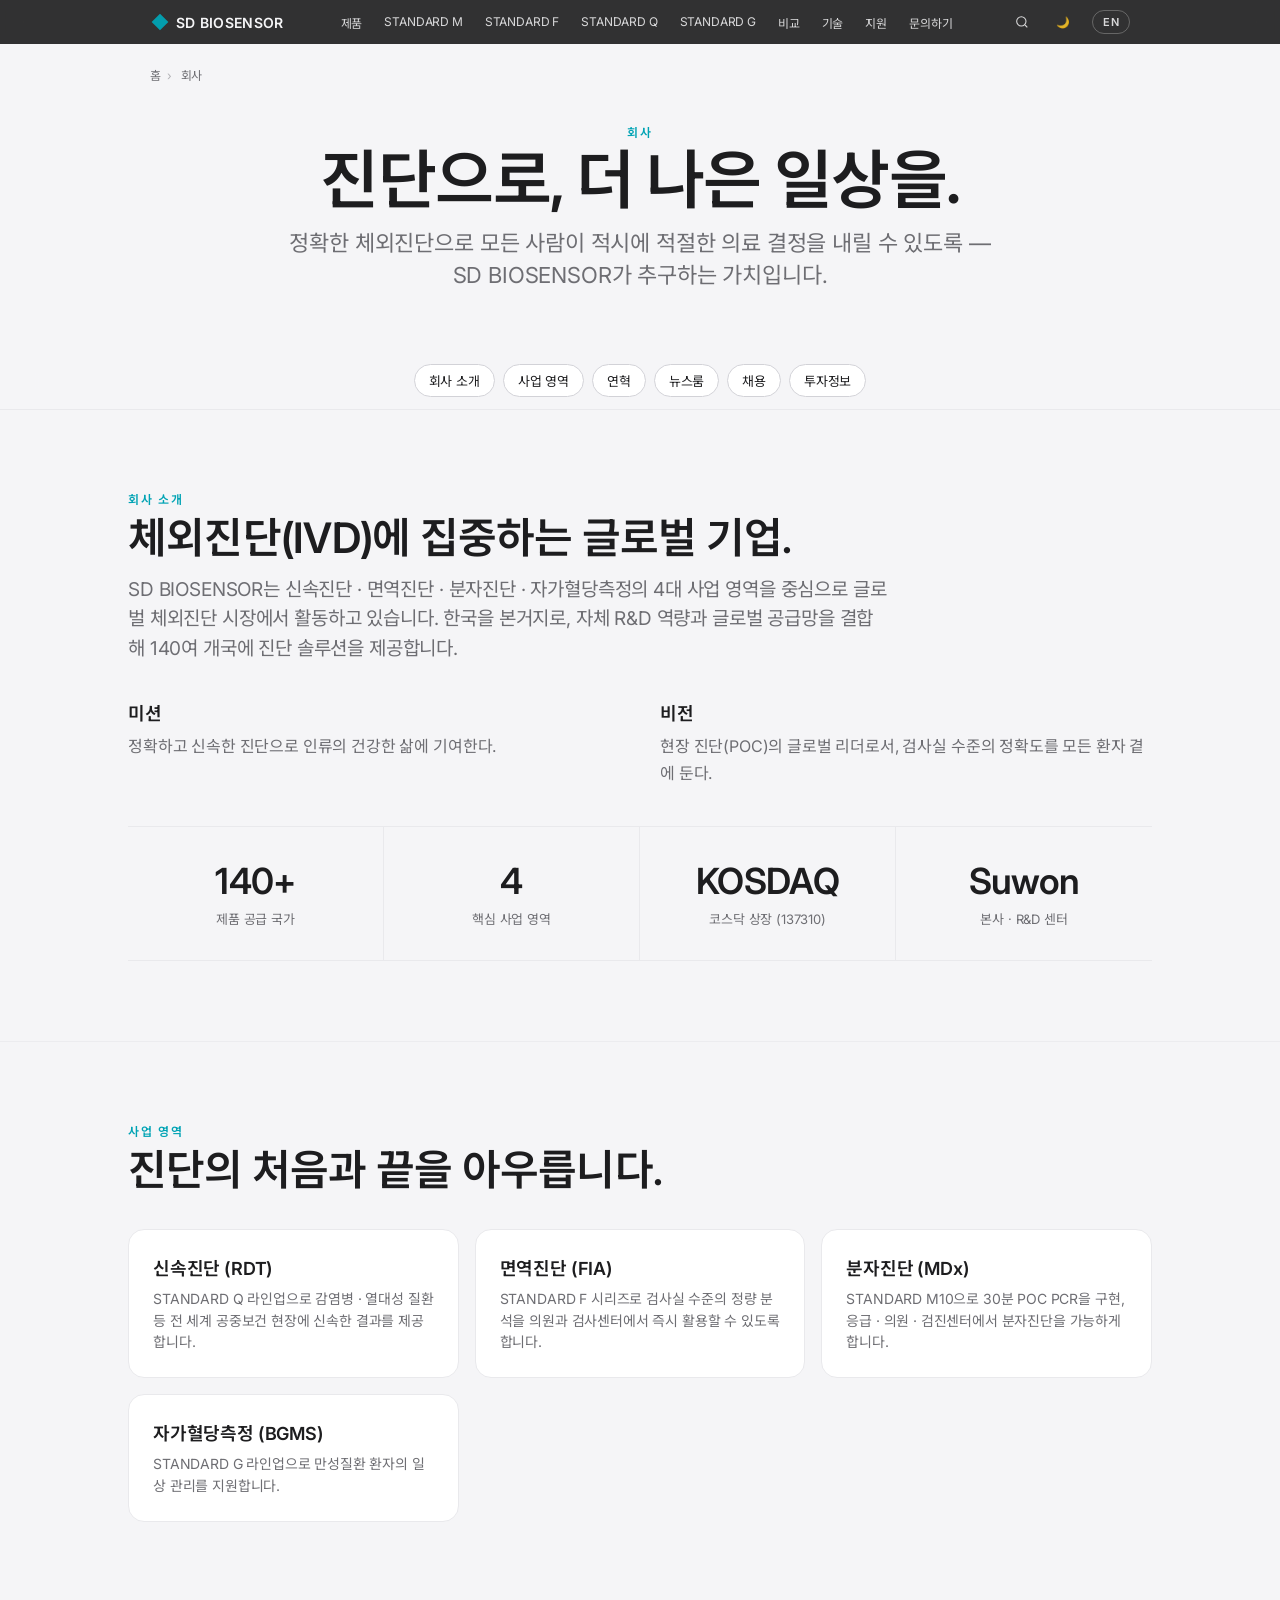
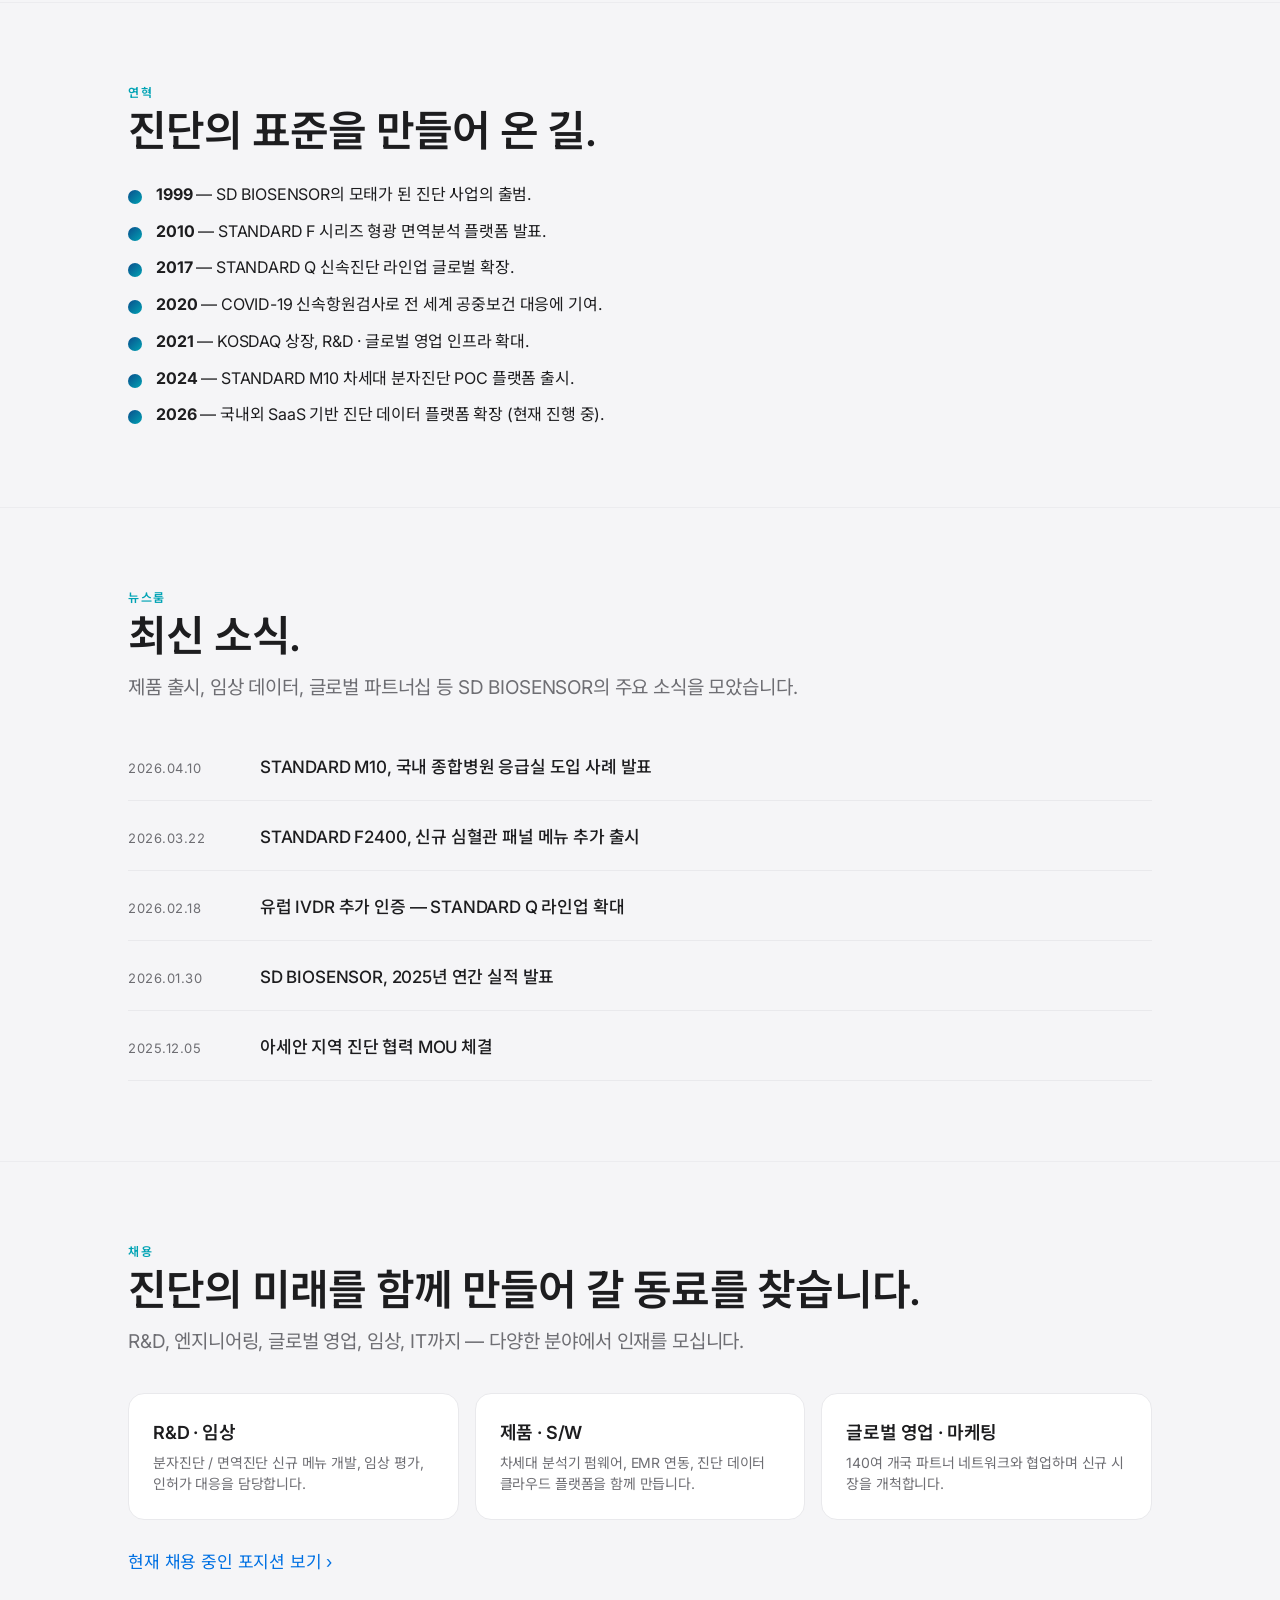
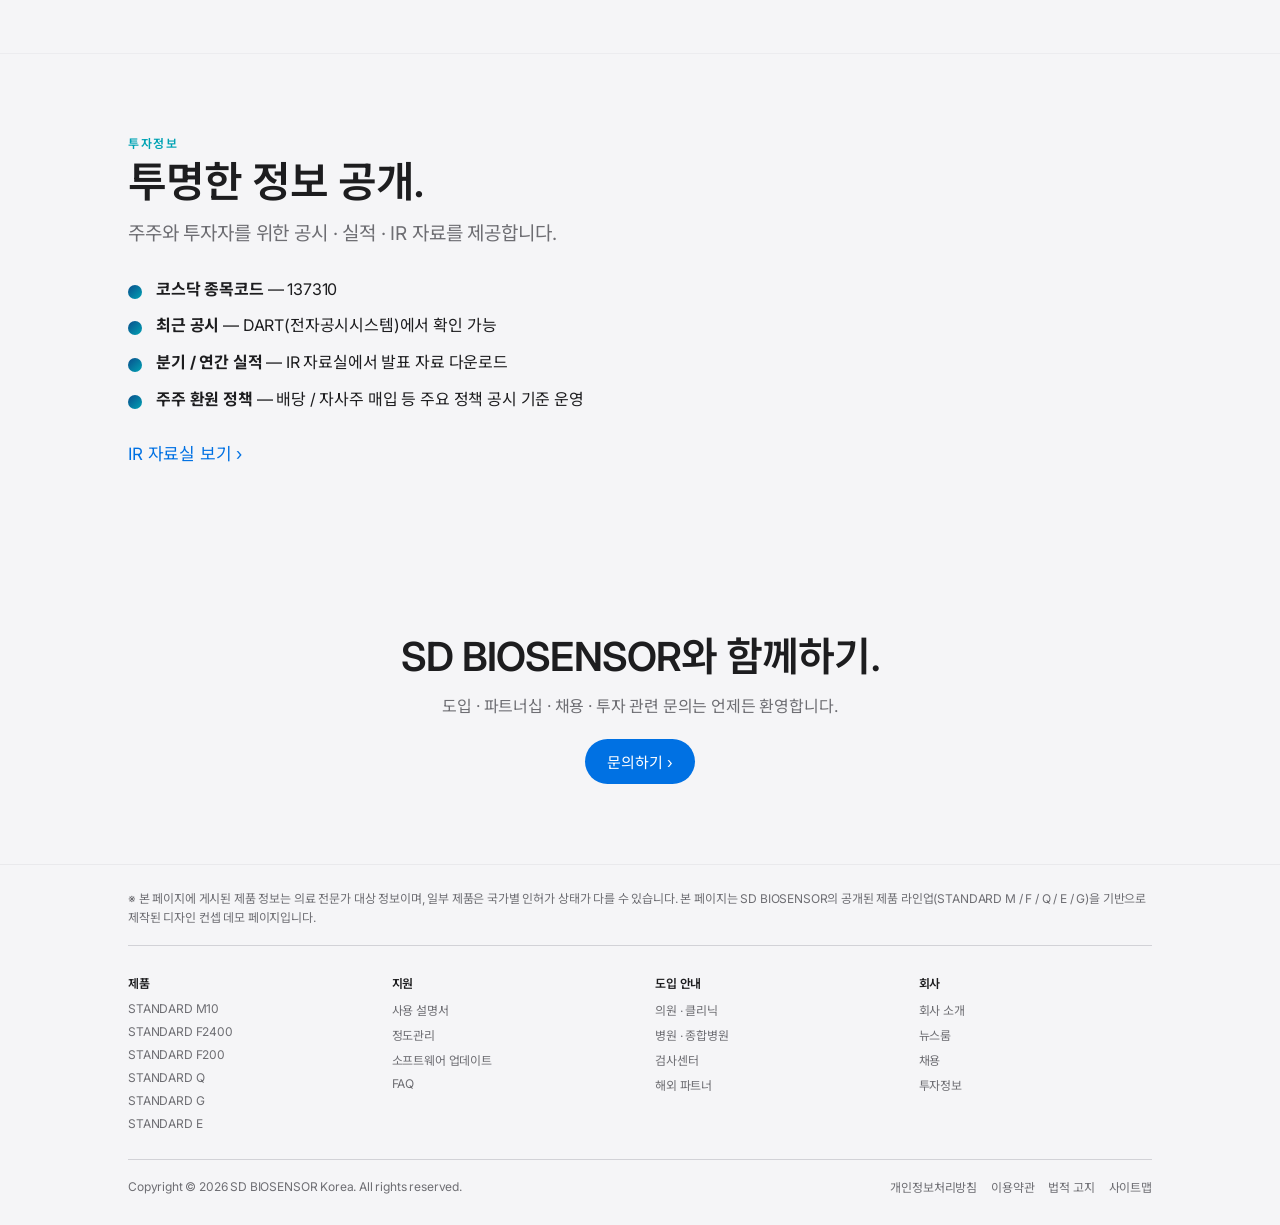
<file: company.html>
<!DOCTYPE html>
<html lang="ko" data-base="">
<head>
<meta charset="UTF-8" />
<meta name="viewport" content="width=device-width, initial-scale=1.0" />
<script>
  (function(){try{var t=localStorage.getItem('sd-theme');if(t==='dark')document.documentElement.setAttribute('data-theme','dark');}catch(e){}})();
</script>
<meta name="color-scheme" content="light only" />
<meta name="theme-color" content="#f5f5f7" />
<title>회사 소개 · 뉴스룸 · 채용 · 투자정보 — SD BIOSENSOR</title>
<meta name="description" content="SD BIOSENSOR의 회사 소개, 뉴스룸, 채용, 투자정보를 한 페이지에서 확인하세요." />
<link rel="canonical" href="https://sdbiosensor.kr/company.html" />
<meta property="og:type" content="website" />
<meta property="og:site_name" content="SD BIOSENSOR" />
<meta property="og:locale" content="ko_KR" />
<meta property="og:url" content="https://sdbiosensor.kr/company.html" />
<meta property="og:title" content="회사 소개 · 뉴스룸 · 채용 · 투자정보 — SD BIOSENSOR" />
<meta property="og:description" content="SD BIOSENSOR의 회사 소개, 뉴스룸, 채용, 투자정보를 한 페이지에서 확인하세요." />
<meta property="og:image" content="https://sdbiosensor.kr/og-image.svg" />
<meta property="og:image:width" content="1200" />
<meta property="og:image:height" content="630" />
<meta name="twitter:card" content="summary_large_image" />
<meta name="twitter:title" content="회사 소개 · 뉴스룸 · 채용 · 투자정보 — SD BIOSENSOR" />
<meta name="twitter:description" content="SD BIOSENSOR의 회사 소개, 뉴스룸, 채용, 투자정보를 한 페이지에서 확인하세요." />
<meta name="twitter:image" content="https://sdbiosensor.kr/og-image.svg" />
<link rel="icon" type="image/svg+xml" href="favicon.svg" />
<link rel="stylesheet" href="css/style.css" />
<link rel="stylesheet" href="css/sub.css" />
<link rel="preconnect" href="https://fonts.googleapis.com">
<link rel="preconnect" href="https://fonts.gstatic.com" crossorigin>
<link rel="stylesheet" href="https://fonts.googleapis.com/css2?family=Inter:wght@300;400;500;600;700&family=Noto+Sans+KR:wght@300;400;500;600;700&display=swap">
</head>
<body>

<header data-shell="nav"></header>

<nav class="crumb" aria-label="경로">
  <a href="index.html">홈</a><span>›</span>
  회사
</nav>

<section class="sub-hero">
  <p class="eyebrow">회사</p>
  <h1>진단으로, 더 나은 일상을.</h1>
  <p class="sub-tag">정확한 체외진단으로 모든 사람이 적시에 적절한 의료 결정을 내릴 수 있도록 — SD BIOSENSOR가 추구하는 가치입니다.</p>
</section>

<div class="anchor-nav">
  <div class="anchor-nav-inner">
    <a href="#about">회사 소개</a>
    <a href="#business">사업 영역</a>
    <a href="#milestones">연혁</a>
    <a href="#news">뉴스룸</a>
    <a href="#careers">채용</a>
    <a href="#ir">투자정보</a>
  </div>
</div>

<main>

  <section class="sub-section" id="about">
    <div class="sub-inner">
      <p class="sub-eyebrow">회사 소개</p>
      <h2 class="sub-h2">체외진단(IVD)에 집중하는 글로벌 기업.</h2>
      <p class="sub-lede">SD BIOSENSOR는 신속진단 · 면역진단 · 분자진단 · 자가혈당측정의 4대 사업 영역을 중심으로 글로벌 체외진단 시장에서 활동하고 있습니다. 한국을 본거지로, 자체 R&amp;D 역량과 글로벌 공급망을 결합해 140여 개국에 진단 솔루션을 제공합니다.</p>

      <div class="info-2col">
        <div>
          <h3 style="font-size:18px;font-weight:600;letter-spacing:-0.01em;">미션</h3>
          <p style="color:var(--c-text-soft);margin-top:8px;">정확하고 신속한 진단으로 인류의 건강한 삶에 기여한다.</p>
        </div>
        <div>
          <h3 style="font-size:18px;font-weight:600;letter-spacing:-0.01em;">비전</h3>
          <p style="color:var(--c-text-soft);margin-top:8px;">현장 진단(POC)의 글로벌 리더로서, 검사실 수준의 정확도를 모든 환자 곁에 둔다.</p>
        </div>
      </div>

      <div class="stat-strip">
        <div class="stat"><strong>140+</strong><span>제품 공급 국가</span></div>
        <div class="stat"><strong>4</strong><span>핵심 사업 영역</span></div>
        <div class="stat"><strong>KOSDAQ</strong><span>코스닥 상장 (137310)</span></div>
        <div class="stat"><strong>Suwon</strong><span>본사 · R&amp;D 센터</span></div>
      </div>
    </div>
  </section>

  <section class="sub-section alt" id="business">
    <div class="sub-inner">
      <p class="sub-eyebrow">사업 영역</p>
      <h2 class="sub-h2">진단의 처음과 끝을 아우릅니다.</h2>
      <div class="feat-grid">
        <div class="feat-card">
          <h3>신속진단 (RDT)</h3>
          <p>STANDARD Q 라인업으로 감염병 · 열대성 질환 등 전 세계 공중보건 현장에 신속한 결과를 제공합니다.</p>
        </div>
        <div class="feat-card">
          <h3>면역진단 (FIA)</h3>
          <p>STANDARD F 시리즈로 검사실 수준의 정량 분석을 의원과 검사센터에서 즉시 활용할 수 있도록 합니다.</p>
        </div>
        <div class="feat-card">
          <h3>분자진단 (MDx)</h3>
          <p>STANDARD M10으로 30분 POC PCR을 구현, 응급 · 의원 · 검진센터에서 분자진단을 가능하게 합니다.</p>
        </div>
        <div class="feat-card">
          <h3>자가혈당측정 (BGMS)</h3>
          <p>STANDARD G 라인업으로 만성질환 환자의 일상 관리를 지원합니다.</p>
        </div>
      </div>
    </div>
  </section>

  <section class="sub-section" id="milestones">
    <div class="sub-inner">
      <p class="sub-eyebrow">연혁</p>
      <h2 class="sub-h2">진단의 표준을 만들어 온 길.</h2>
      <ul class="bullet-list">
        <li><b>1999</b> — SD BIOSENSOR의 모태가 된 진단 사업의 출범.</li>
        <li><b>2010</b> — STANDARD F 시리즈 형광 면역분석 플랫폼 발표.</li>
        <li><b>2017</b> — STANDARD Q 신속진단 라인업 글로벌 확장.</li>
        <li><b>2020</b> — COVID-19 신속항원검사로 전 세계 공중보건 대응에 기여.</li>
        <li><b>2021</b> — KOSDAQ 상장, R&amp;D · 글로벌 영업 인프라 확대.</li>
        <li><b>2024</b> — STANDARD M10 차세대 분자진단 POC 플랫폼 출시.</li>
        <li><b>2026</b> — 국내외 SaaS 기반 진단 데이터 플랫폼 확장 (현재 진행 중).</li>
      </ul>
    </div>
  </section>

  <section class="sub-section alt" id="news">
    <div class="sub-inner">
      <p class="sub-eyebrow">뉴스룸</p>
      <h2 class="sub-h2">최신 소식.</h2>
      <p class="sub-lede">제품 출시, 임상 데이터, 글로벌 파트너십 등 SD BIOSENSOR의 주요 소식을 모았습니다.</p>

      <div class="news-list">
        <a href="#">
          <time>2026.04.10</time>
          <h4>STANDARD M10, 국내 종합병원 응급실 도입 사례 발표</h4>
        </a>
        <a href="#">
          <time>2026.03.22</time>
          <h4>STANDARD F2400, 신규 심혈관 패널 메뉴 추가 출시</h4>
        </a>
        <a href="#">
          <time>2026.02.18</time>
          <h4>유럽 IVDR 추가 인증 — STANDARD Q 라인업 확대</h4>
        </a>
        <a href="#">
          <time>2026.01.30</time>
          <h4>SD BIOSENSOR, 2025년 연간 실적 발표</h4>
        </a>
        <a href="#">
          <time>2025.12.05</time>
          <h4>아세안 지역 진단 협력 MOU 체결</h4>
        </a>
      </div>
    </div>
  </section>

  <section class="sub-section" id="careers">
    <div class="sub-inner">
      <p class="sub-eyebrow">채용</p>
      <h2 class="sub-h2">진단의 미래를 함께 만들어 갈 동료를 찾습니다.</h2>
      <p class="sub-lede">R&amp;D, 엔지니어링, 글로벌 영업, 임상, IT까지 — 다양한 분야에서 인재를 모십니다.</p>

      <div class="feat-grid">
        <div class="feat-card">
          <h3>R&amp;D · 임상</h3>
          <p>분자진단 / 면역진단 신규 메뉴 개발, 임상 평가, 인허가 대응을 담당합니다.</p>
        </div>
        <div class="feat-card">
          <h3>제품 · S/W</h3>
          <p>차세대 분석기 펌웨어, EMR 연동, 진단 데이터 클라우드 플랫폼을 함께 만듭니다.</p>
        </div>
        <div class="feat-card">
          <h3>글로벌 영업 · 마케팅</h3>
          <p>140여 개국 파트너 네트워크와 협업하며 신규 시장을 개척합니다.</p>
        </div>
      </div>

      <p style="margin-top:28px;">
        <a href="#" class="link link-blue">현재 채용 중인 포지션 보기 ›</a>
      </p>
    </div>
  </section>

  <section class="sub-section alt" id="ir">
    <div class="sub-inner">
      <p class="sub-eyebrow">투자정보</p>
      <h2 class="sub-h2">투명한 정보 공개.</h2>
      <p class="sub-lede">주주와 투자자를 위한 공시 · 실적 · IR 자료를 제공합니다.</p>
      <ul class="bullet-list">
        <li><b>코스닥 종목코드</b> — 137310</li>
        <li><b>최근 공시</b> — DART(전자공시시스템)에서 확인 가능</li>
        <li><b>분기 / 연간 실적</b> — IR 자료실에서 발표 자료 다운로드</li>
        <li><b>주주 환원 정책</b> — 배당 / 자사주 매입 등 주요 정책 공시 기준 운영</li>
      </ul>
      <p style="margin-top:28px;">
        <a href="#" class="link link-blue">IR 자료실 보기 ›</a>
      </p>
    </div>
  </section>

</main>

<section class="sub-cta">
  <h2>SD BIOSENSOR와 함께하기.</h2>
  <p>도입 · 파트너십 · 채용 · 투자 관련 문의는 언제든 환영합니다.</p>
  <a href="index.html#contact" class="btn-primary btn-on-light">문의하기 ›</a>
</section>

<footer data-shell="foot"></footer>

<script src="js/shell.js"></script>
<script src="js/interactions.js"></script>
</body>
</html>
</file>
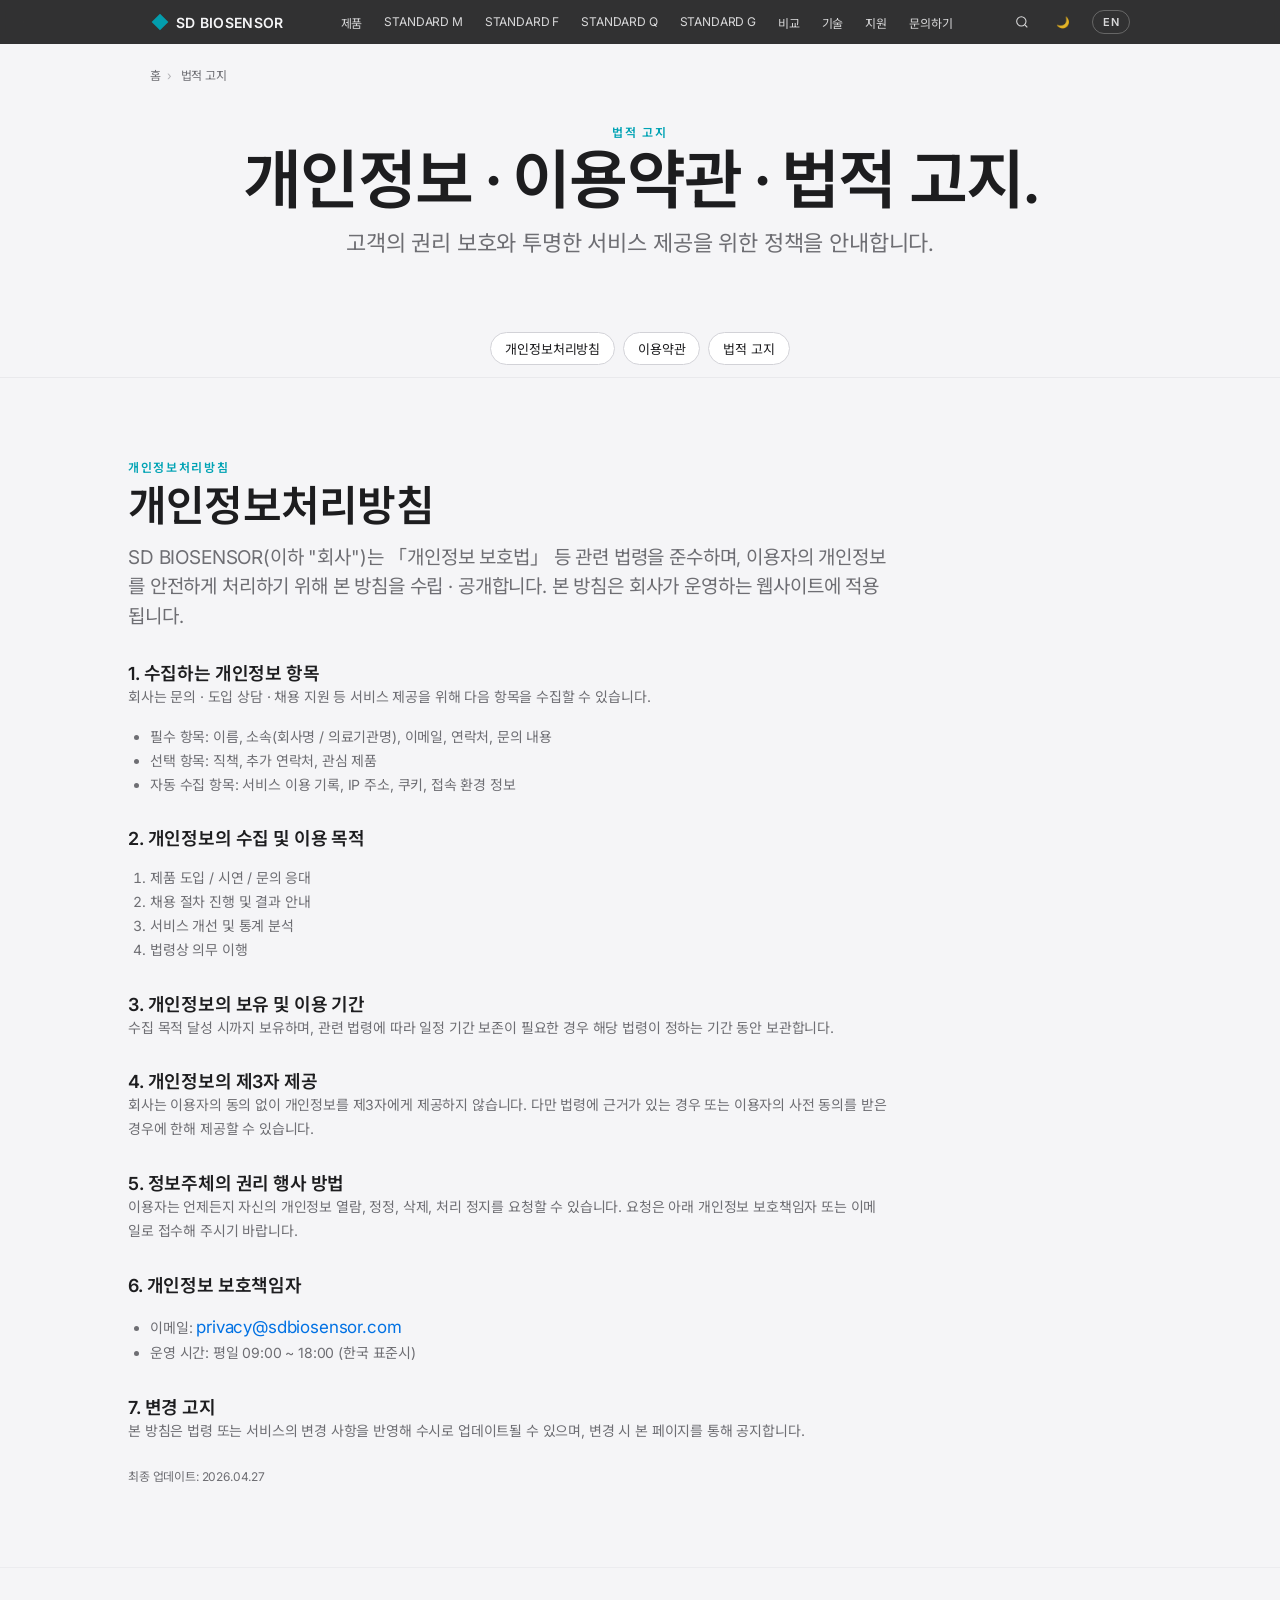
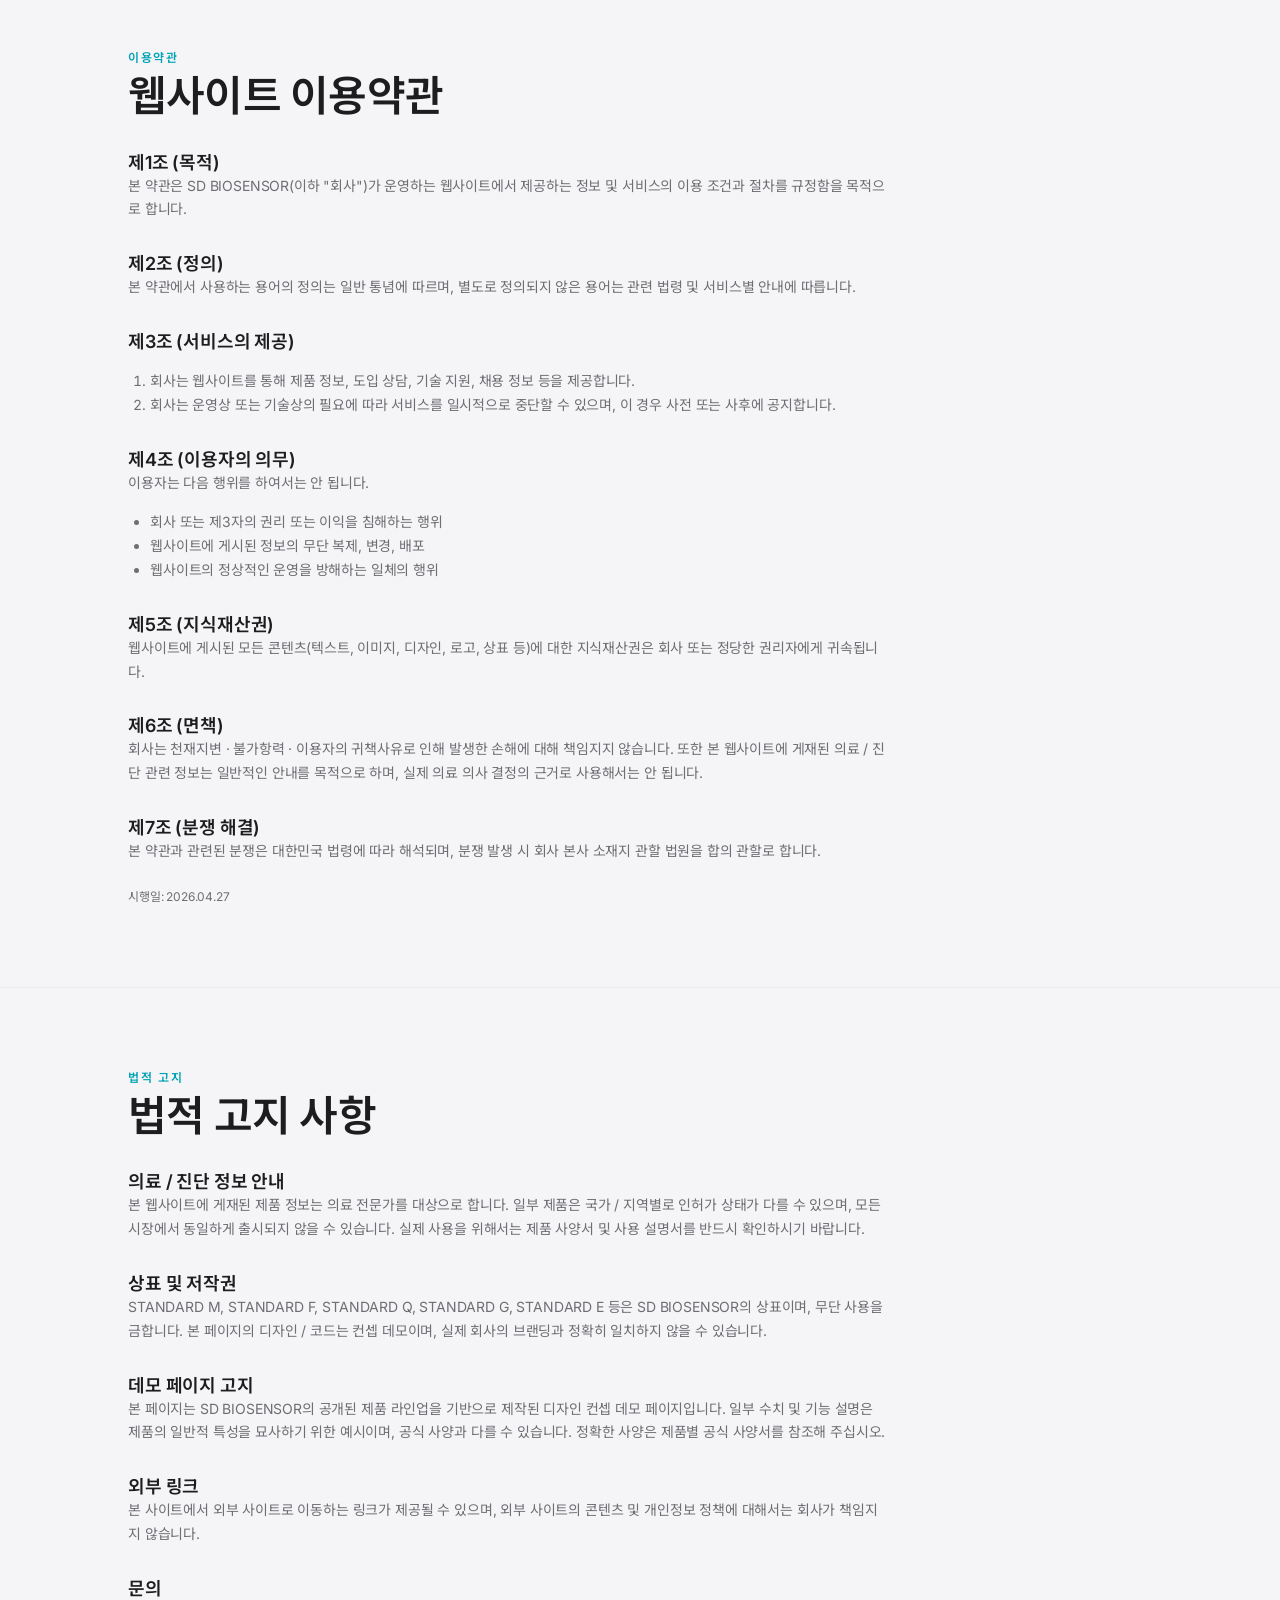
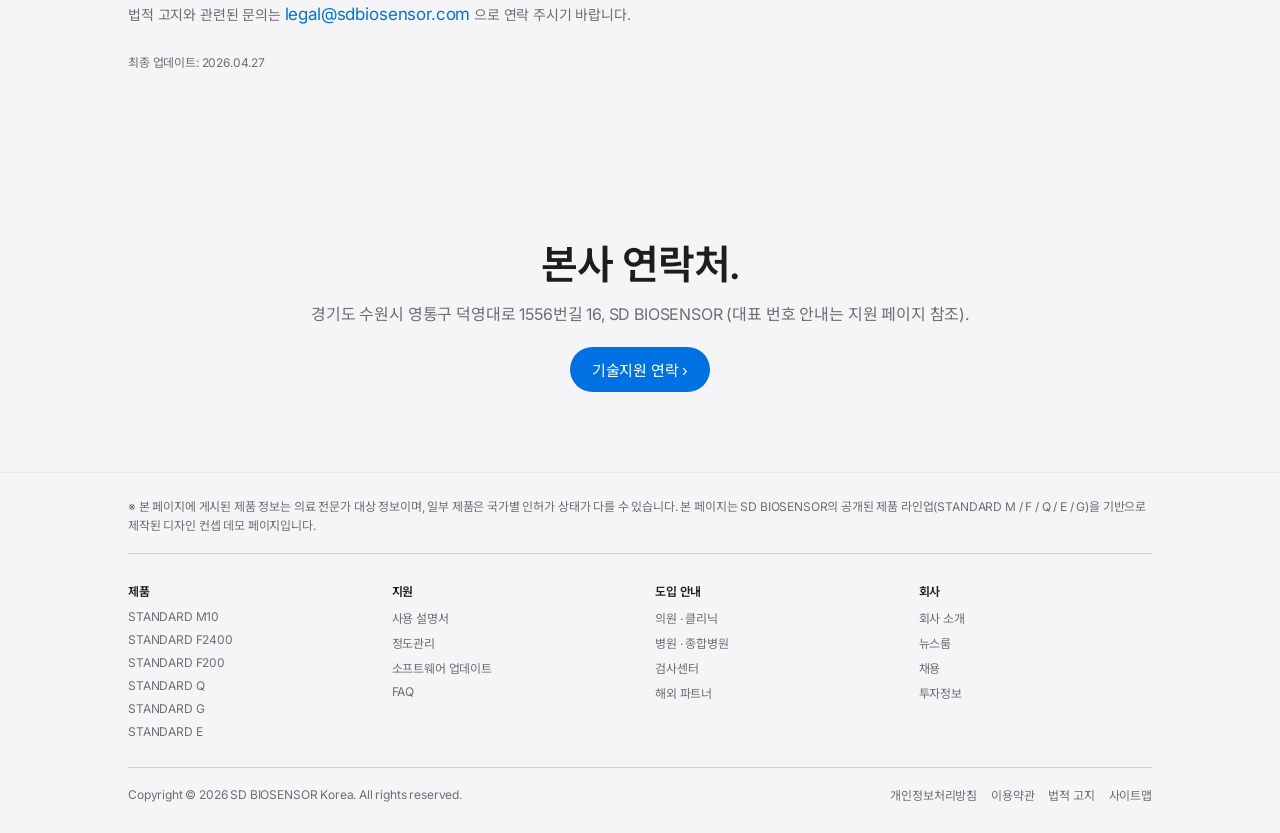
<file: legal.html>
<!DOCTYPE html>
<html lang="ko" data-base="">
<head>
<meta charset="UTF-8" />
<meta name="viewport" content="width=device-width, initial-scale=1.0" />
<script>
  (function(){try{var t=localStorage.getItem('sd-theme');if(t==='dark')document.documentElement.setAttribute('data-theme','dark');}catch(e){}})();
</script>
<meta name="color-scheme" content="light only" />
<meta name="theme-color" content="#f5f5f7" />
<title>법적 고지 — 개인정보처리방침 · 이용약관 — SD BIOSENSOR</title>
<meta name="description" content="개인정보처리방침, 이용약관, 법적 고지 사항을 안내합니다." />
<link rel="canonical" href="https://sdbiosensor.kr/legal.html" />
<meta property="og:type" content="website" />
<meta property="og:site_name" content="SD BIOSENSOR" />
<meta property="og:locale" content="ko_KR" />
<meta property="og:url" content="https://sdbiosensor.kr/legal.html" />
<meta property="og:title" content="법적 고지 — 개인정보처리방침 · 이용약관 — SD BIOSENSOR" />
<meta property="og:description" content="개인정보처리방침, 이용약관, 법적 고지 사항을 안내합니다." />
<meta property="og:image" content="https://sdbiosensor.kr/og-image.svg" />
<meta property="og:image:width" content="1200" />
<meta property="og:image:height" content="630" />
<meta name="twitter:card" content="summary_large_image" />
<meta name="twitter:title" content="법적 고지 — 개인정보처리방침 · 이용약관 — SD BIOSENSOR" />
<meta name="twitter:description" content="개인정보처리방침, 이용약관, 법적 고지 사항을 안내합니다." />
<meta name="twitter:image" content="https://sdbiosensor.kr/og-image.svg" />
<link rel="icon" type="image/svg+xml" href="favicon.svg" />
<link rel="stylesheet" href="css/style.css" />
<link rel="stylesheet" href="css/sub.css" />
<link rel="preconnect" href="https://fonts.googleapis.com">
<link rel="preconnect" href="https://fonts.gstatic.com" crossorigin>
<link rel="stylesheet" href="https://fonts.googleapis.com/css2?family=Inter:wght@300;400;500;600;700&family=Noto+Sans+KR:wght@300;400;500;600;700&display=swap">
</head>
<body>

<header data-shell="nav"></header>

<nav class="crumb" aria-label="경로">
  <a href="index.html">홈</a><span>›</span>
  법적 고지
</nav>

<section class="sub-hero">
  <p class="eyebrow">법적 고지</p>
  <h1>개인정보 · 이용약관 · 법적 고지.</h1>
  <p class="sub-tag">고객의 권리 보호와 투명한 서비스 제공을 위한 정책을 안내합니다.</p>
</section>

<div class="anchor-nav">
  <div class="anchor-nav-inner">
    <a href="#privacy">개인정보처리방침</a>
    <a href="#terms">이용약관</a>
    <a href="#notice">법적 고지</a>
  </div>
</div>

<main>

  <section class="sub-section" id="privacy">
    <div class="sub-inner">
      <p class="sub-eyebrow">개인정보처리방침</p>
      <h2 class="sub-h2">개인정보처리방침</h2>
      <p class="sub-lede">SD BIOSENSOR(이하 "회사")는 「개인정보 보호법」 등 관련 법령을 준수하며, 이용자의 개인정보를 안전하게 처리하기 위해 본 방침을 수립 · 공개합니다. 본 방침은 회사가 운영하는 웹사이트에 적용됩니다.</p>

      <div class="prose">
        <h3>1. 수집하는 개인정보 항목</h3>
        <p>회사는 문의 · 도입 상담 · 채용 지원 등 서비스 제공을 위해 다음 항목을 수집할 수 있습니다.</p>
        <ul>
          <li>필수 항목: 이름, 소속(회사명 / 의료기관명), 이메일, 연락처, 문의 내용</li>
          <li>선택 항목: 직책, 추가 연락처, 관심 제품</li>
          <li>자동 수집 항목: 서비스 이용 기록, IP 주소, 쿠키, 접속 환경 정보</li>
        </ul>

        <h3>2. 개인정보의 수집 및 이용 목적</h3>
        <ol>
          <li>제품 도입 / 시연 / 문의 응대</li>
          <li>채용 절차 진행 및 결과 안내</li>
          <li>서비스 개선 및 통계 분석</li>
          <li>법령상 의무 이행</li>
        </ol>

        <h3>3. 개인정보의 보유 및 이용 기간</h3>
        <p>수집 목적 달성 시까지 보유하며, 관련 법령에 따라 일정 기간 보존이 필요한 경우 해당 법령이 정하는 기간 동안 보관합니다.</p>

        <h3>4. 개인정보의 제3자 제공</h3>
        <p>회사는 이용자의 동의 없이 개인정보를 제3자에게 제공하지 않습니다. 다만 법령에 근거가 있는 경우 또는 이용자의 사전 동의를 받은 경우에 한해 제공할 수 있습니다.</p>

        <h3>5. 정보주체의 권리 행사 방법</h3>
        <p>이용자는 언제든지 자신의 개인정보 열람, 정정, 삭제, 처리 정지를 요청할 수 있습니다. 요청은 아래 개인정보 보호책임자 또는 이메일로 접수해 주시기 바랍니다.</p>

        <h3>6. 개인정보 보호책임자</h3>
        <ul>
          <li>이메일: <a href="mailto:privacy@sdbiosensor.com" class="link link-blue">privacy@sdbiosensor.com</a></li>
          <li>운영 시간: 평일 09:00 ~ 18:00 (한국 표준시)</li>
        </ul>

        <h3>7. 변경 고지</h3>
        <p>본 방침은 법령 또는 서비스의 변경 사항을 반영해 수시로 업데이트될 수 있으며, 변경 시 본 페이지를 통해 공지합니다.</p>

        <p style="margin-top:24px;font-size:12px;">최종 업데이트: 2026.04.27</p>
      </div>
    </div>
  </section>

  <section class="sub-section alt" id="terms">
    <div class="sub-inner">
      <p class="sub-eyebrow">이용약관</p>
      <h2 class="sub-h2">웹사이트 이용약관</h2>

      <div class="prose">
        <h3>제1조 (목적)</h3>
        <p>본 약관은 SD BIOSENSOR(이하 "회사")가 운영하는 웹사이트에서 제공하는 정보 및 서비스의 이용 조건과 절차를 규정함을 목적으로 합니다.</p>

        <h3>제2조 (정의)</h3>
        <p>본 약관에서 사용하는 용어의 정의는 일반 통념에 따르며, 별도로 정의되지 않은 용어는 관련 법령 및 서비스별 안내에 따릅니다.</p>

        <h3>제3조 (서비스의 제공)</h3>
        <ol>
          <li>회사는 웹사이트를 통해 제품 정보, 도입 상담, 기술 지원, 채용 정보 등을 제공합니다.</li>
          <li>회사는 운영상 또는 기술상의 필요에 따라 서비스를 일시적으로 중단할 수 있으며, 이 경우 사전 또는 사후에 공지합니다.</li>
        </ol>

        <h3>제4조 (이용자의 의무)</h3>
        <p>이용자는 다음 행위를 하여서는 안 됩니다.</p>
        <ul>
          <li>회사 또는 제3자의 권리 또는 이익을 침해하는 행위</li>
          <li>웹사이트에 게시된 정보의 무단 복제, 변경, 배포</li>
          <li>웹사이트의 정상적인 운영을 방해하는 일체의 행위</li>
        </ul>

        <h3>제5조 (지식재산권)</h3>
        <p>웹사이트에 게시된 모든 콘텐츠(텍스트, 이미지, 디자인, 로고, 상표 등)에 대한 지식재산권은 회사 또는 정당한 권리자에게 귀속됩니다.</p>

        <h3>제6조 (면책)</h3>
        <p>회사는 천재지변 · 불가항력 · 이용자의 귀책사유로 인해 발생한 손해에 대해 책임지지 않습니다. 또한 본 웹사이트에 게재된 의료 / 진단 관련 정보는 일반적인 안내를 목적으로 하며, 실제 의료 의사 결정의 근거로 사용해서는 안 됩니다.</p>

        <h3>제7조 (분쟁 해결)</h3>
        <p>본 약관과 관련된 분쟁은 대한민국 법령에 따라 해석되며, 분쟁 발생 시 회사 본사 소재지 관할 법원을 합의 관할로 합니다.</p>

        <p style="margin-top:24px;font-size:12px;">시행일: 2026.04.27</p>
      </div>
    </div>
  </section>

  <section class="sub-section" id="notice">
    <div class="sub-inner">
      <p class="sub-eyebrow">법적 고지</p>
      <h2 class="sub-h2">법적 고지 사항</h2>

      <div class="prose">
        <h3>의료 / 진단 정보 안내</h3>
        <p>본 웹사이트에 게재된 제품 정보는 의료 전문가를 대상으로 합니다. 일부 제품은 국가 / 지역별로 인허가 상태가 다를 수 있으며, 모든 시장에서 동일하게 출시되지 않을 수 있습니다. 실제 사용을 위해서는 제품 사양서 및 사용 설명서를 반드시 확인하시기 바랍니다.</p>

        <h3>상표 및 저작권</h3>
        <p>STANDARD M, STANDARD F, STANDARD Q, STANDARD G, STANDARD E 등은 SD BIOSENSOR의 상표이며, 무단 사용을 금합니다. 본 페이지의 디자인 / 코드는 컨셉 데모이며, 실제 회사의 브랜딩과 정확히 일치하지 않을 수 있습니다.</p>

        <h3>데모 페이지 고지</h3>
        <p>본 페이지는 SD BIOSENSOR의 공개된 제품 라인업을 기반으로 제작된 디자인 컨셉 데모 페이지입니다. 일부 수치 및 기능 설명은 제품의 일반적 특성을 묘사하기 위한 예시이며, 공식 사양과 다를 수 있습니다. 정확한 사양은 제품별 공식 사양서를 참조해 주십시오.</p>

        <h3>외부 링크</h3>
        <p>본 사이트에서 외부 사이트로 이동하는 링크가 제공될 수 있으며, 외부 사이트의 콘텐츠 및 개인정보 정책에 대해서는 회사가 책임지지 않습니다.</p>

        <h3>문의</h3>
        <p>법적 고지와 관련된 문의는 <a href="mailto:legal@sdbiosensor.com" class="link link-blue">legal@sdbiosensor.com</a> 으로 연락 주시기 바랍니다.</p>

        <p style="margin-top:24px;font-size:12px;">최종 업데이트: 2026.04.27</p>
      </div>
    </div>
  </section>

</main>

<section class="sub-cta">
  <h2>본사 연락처.</h2>
  <p>경기도 수원시 영통구 덕영대로 1556번길 16, SD BIOSENSOR (대표 번호 안내는 지원 페이지 참조).</p>
  <a href="support.html#contact-support" class="btn-primary btn-on-light">기술지원 연락 ›</a>
</section>

<footer data-shell="foot"></footer>

<script src="js/shell.js"></script>
<script src="js/interactions.js"></script>
</body>
</html>
</file>
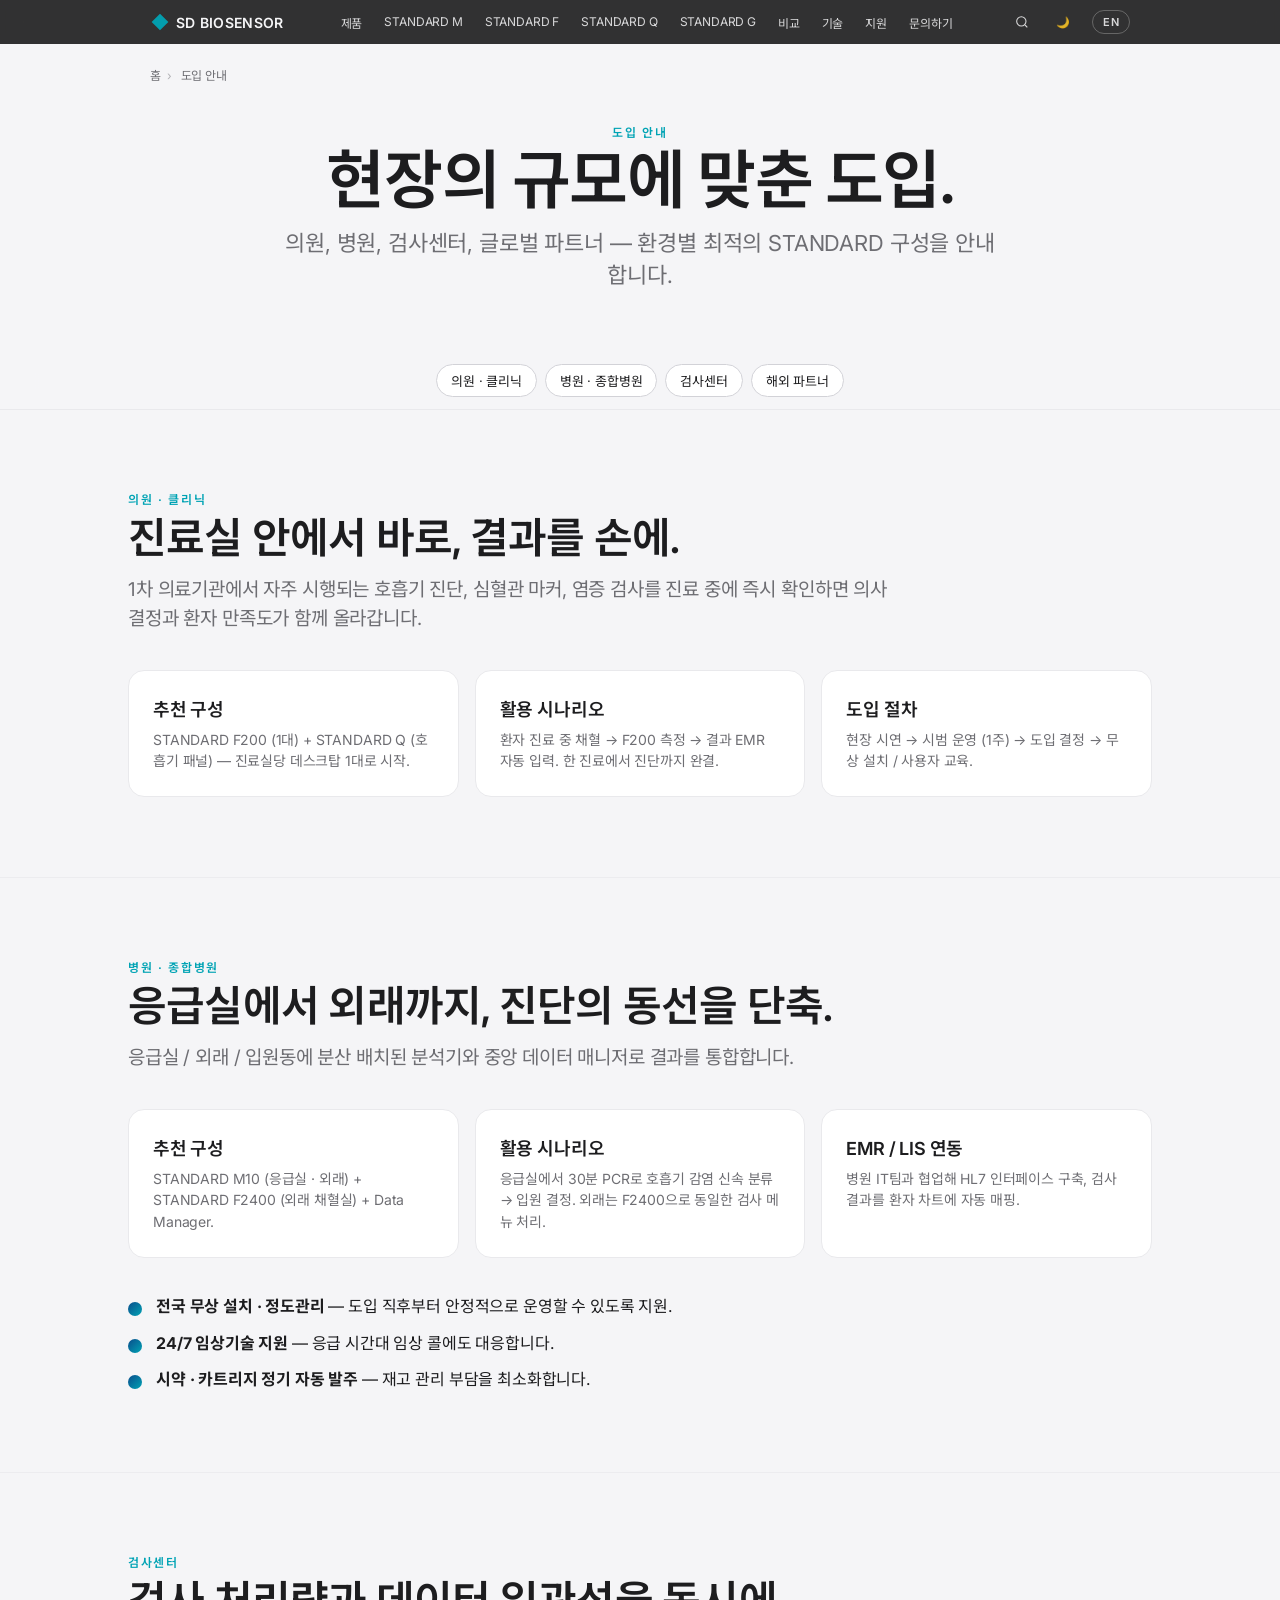
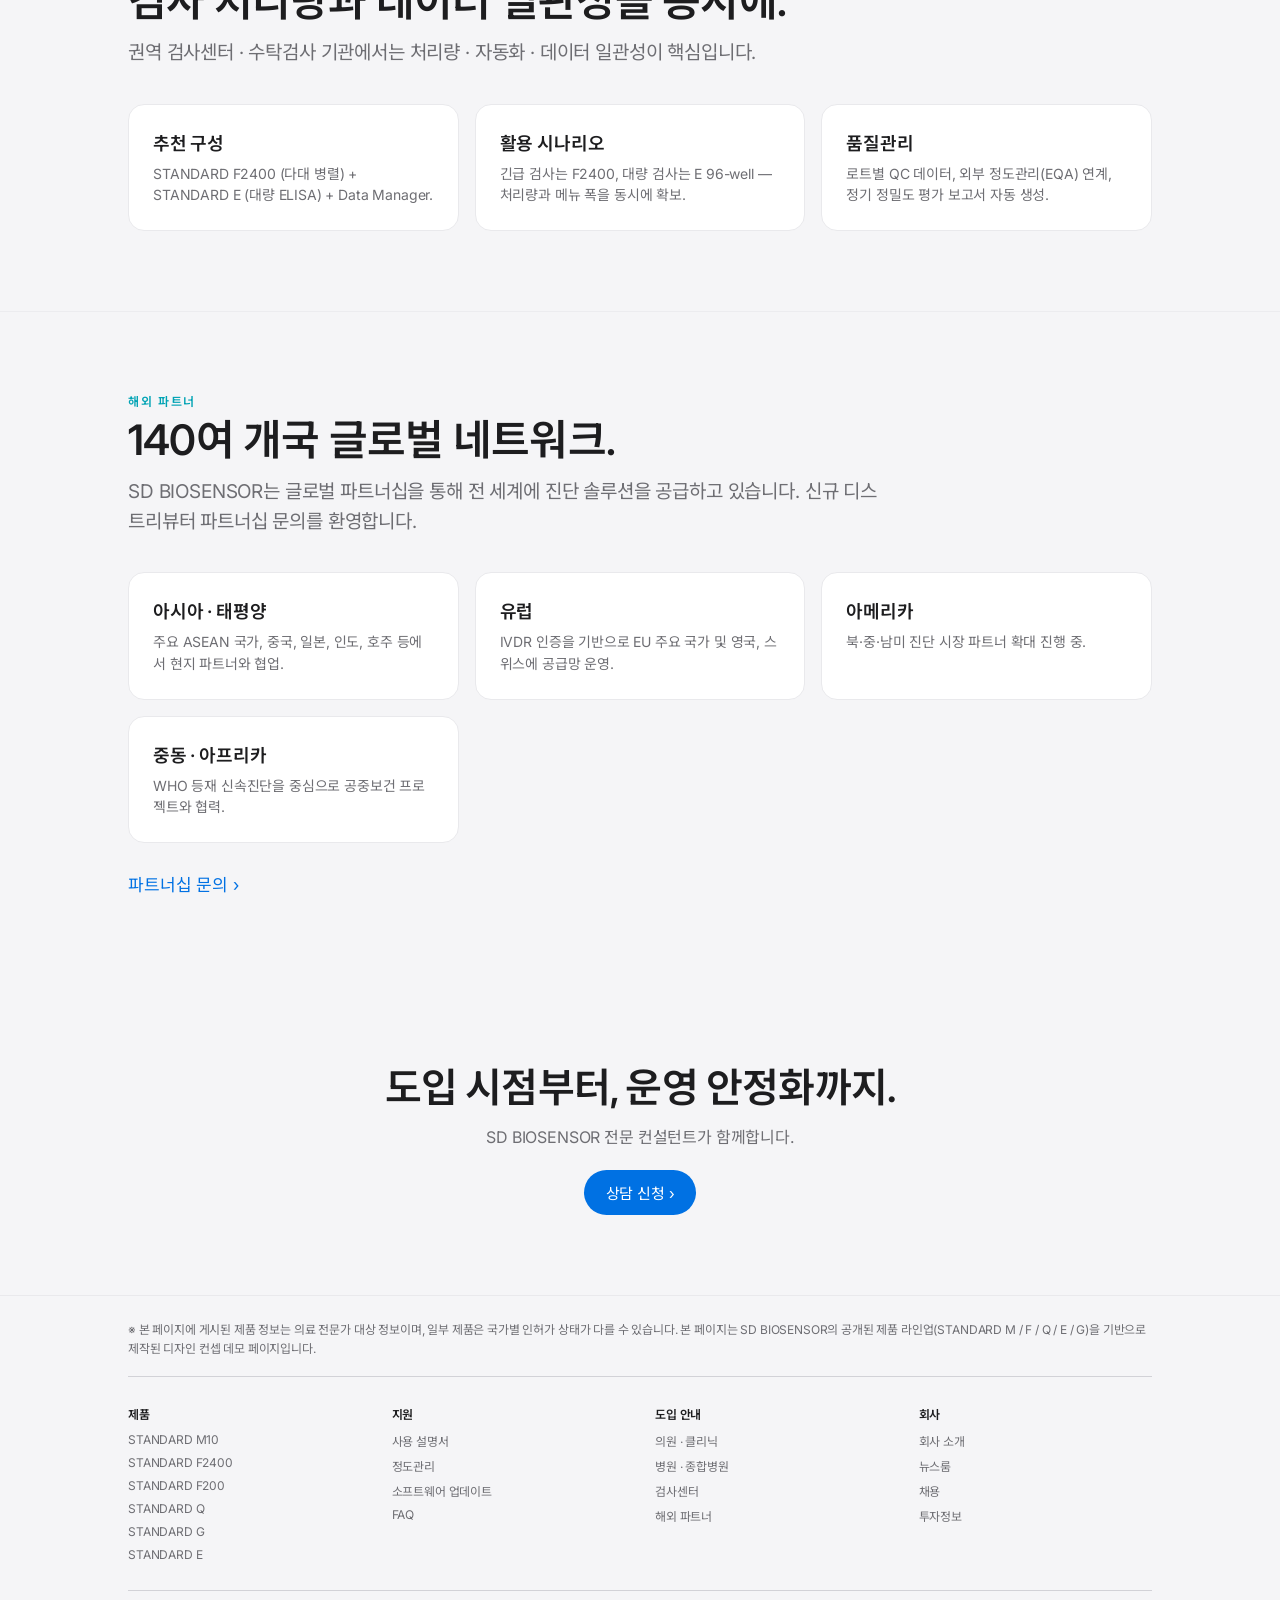
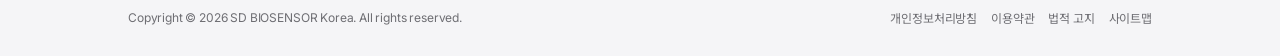
<file: partners.html>
<!DOCTYPE html>
<html lang="ko" data-base="">
<head>
<meta charset="UTF-8" />
<meta name="viewport" content="width=device-width, initial-scale=1.0" />
<script>
  (function(){try{var t=localStorage.getItem('sd-theme');if(t==='dark')document.documentElement.setAttribute('data-theme','dark');}catch(e){}})();
</script>
<meta name="color-scheme" content="light only" />
<meta name="theme-color" content="#f5f5f7" />
<title>도입 안내 — 의원 · 병원 · 검사센터 · 해외 파트너 — SD BIOSENSOR</title>
<meta name="description" content="STANDARD 시리즈 도입을 검토 중인 의료기관과 파트너를 위한 안내 페이지입니다." />
<link rel="canonical" href="https://sdbiosensor.kr/partners.html" />
<meta property="og:type" content="website" />
<meta property="og:site_name" content="SD BIOSENSOR" />
<meta property="og:locale" content="ko_KR" />
<meta property="og:url" content="https://sdbiosensor.kr/partners.html" />
<meta property="og:title" content="도입 안내 — 의원 · 병원 · 검사센터 · 해외 파트너 — SD BIOSENSOR" />
<meta property="og:description" content="STANDARD 시리즈 도입을 검토 중인 의료기관과 파트너를 위한 안내 페이지입니다." />
<meta property="og:image" content="https://sdbiosensor.kr/og-image.svg" />
<meta property="og:image:width" content="1200" />
<meta property="og:image:height" content="630" />
<meta name="twitter:card" content="summary_large_image" />
<meta name="twitter:title" content="도입 안내 — 의원 · 병원 · 검사센터 · 해외 파트너 — SD BIOSENSOR" />
<meta name="twitter:description" content="STANDARD 시리즈 도입을 검토 중인 의료기관과 파트너를 위한 안내 페이지입니다." />
<meta name="twitter:image" content="https://sdbiosensor.kr/og-image.svg" />
<link rel="icon" type="image/svg+xml" href="favicon.svg" />
<link rel="stylesheet" href="css/style.css" />
<link rel="stylesheet" href="css/sub.css" />
<link rel="preconnect" href="https://fonts.googleapis.com">
<link rel="preconnect" href="https://fonts.gstatic.com" crossorigin>
<link rel="stylesheet" href="https://fonts.googleapis.com/css2?family=Inter:wght@300;400;500;600;700&family=Noto+Sans+KR:wght@300;400;500;600;700&display=swap">
</head>
<body>

<header data-shell="nav"></header>

<nav class="crumb" aria-label="경로">
  <a href="index.html">홈</a><span>›</span>
  도입 안내
</nav>

<section class="sub-hero">
  <p class="eyebrow">도입 안내</p>
  <h1>현장의 규모에 맞춘 도입.</h1>
  <p class="sub-tag">의원, 병원, 검사센터, 글로벌 파트너 — 환경별 최적의 STANDARD 구성을 안내합니다.</p>
</section>

<div class="anchor-nav">
  <div class="anchor-nav-inner">
    <a href="#clinic">의원 · 클리닉</a>
    <a href="#hospital">병원 · 종합병원</a>
    <a href="#lab">검사센터</a>
    <a href="#global">해외 파트너</a>
  </div>
</div>

<main>

  <section class="sub-section" id="clinic">
    <div class="sub-inner">
      <p class="sub-eyebrow">의원 · 클리닉</p>
      <h2 class="sub-h2">진료실 안에서 바로, 결과를 손에.</h2>
      <p class="sub-lede">1차 의료기관에서 자주 시행되는 호흡기 진단, 심혈관 마커, 염증 검사를 진료 중에 즉시 확인하면 의사 결정과 환자 만족도가 함께 올라갑니다.</p>

      <div class="feat-grid">
        <div class="feat-card">
          <h3>추천 구성</h3>
          <p>STANDARD F200 (1대) + STANDARD Q (호흡기 패널) — 진료실당 데스크탑 1대로 시작.</p>
        </div>
        <div class="feat-card">
          <h3>활용 시나리오</h3>
          <p>환자 진료 중 채혈 → F200 측정 → 결과 EMR 자동 입력. 한 진료에서 진단까지 완결.</p>
        </div>
        <div class="feat-card">
          <h3>도입 절차</h3>
          <p>현장 시연 → 시범 운영 (1주) → 도입 결정 → 무상 설치 / 사용자 교육.</p>
        </div>
      </div>
    </div>
  </section>

  <section class="sub-section alt" id="hospital">
    <div class="sub-inner">
      <p class="sub-eyebrow">병원 · 종합병원</p>
      <h2 class="sub-h2">응급실에서 외래까지, 진단의 동선을 단축.</h2>
      <p class="sub-lede">응급실 / 외래 / 입원동에 분산 배치된 분석기와 중앙 데이터 매니저로 결과를 통합합니다.</p>

      <div class="feat-grid">
        <div class="feat-card">
          <h3>추천 구성</h3>
          <p>STANDARD M10 (응급실 · 외래) + STANDARD F2400 (외래 채혈실) + Data Manager.</p>
        </div>
        <div class="feat-card">
          <h3>활용 시나리오</h3>
          <p>응급실에서 30분 PCR로 호흡기 감염 신속 분류 → 입원 결정. 외래는 F2400으로 동일한 검사 메뉴 처리.</p>
        </div>
        <div class="feat-card">
          <h3>EMR / LIS 연동</h3>
          <p>병원 IT팀과 협업해 HL7 인터페이스 구축, 검사 결과를 환자 차트에 자동 매핑.</p>
        </div>
      </div>

      <ul class="bullet-list" style="margin-top:36px;">
        <li><b>전국 무상 설치 · 정도관리</b> — 도입 직후부터 안정적으로 운영할 수 있도록 지원.</li>
        <li><b>24/7 임상기술 지원</b> — 응급 시간대 임상 콜에도 대응합니다.</li>
        <li><b>시약 · 카트리지 정기 자동 발주</b> — 재고 관리 부담을 최소화합니다.</li>
      </ul>
    </div>
  </section>

  <section class="sub-section" id="lab">
    <div class="sub-inner">
      <p class="sub-eyebrow">검사센터</p>
      <h2 class="sub-h2">검사 처리량과 데이터 일관성을 동시에.</h2>
      <p class="sub-lede">권역 검사센터 · 수탁검사 기관에서는 처리량 · 자동화 · 데이터 일관성이 핵심입니다.</p>

      <div class="feat-grid">
        <div class="feat-card">
          <h3>추천 구성</h3>
          <p>STANDARD F2400 (다대 병렬) + STANDARD E (대량 ELISA) + Data Manager.</p>
        </div>
        <div class="feat-card">
          <h3>활용 시나리오</h3>
          <p>긴급 검사는 F2400, 대량 검사는 E 96-well — 처리량과 메뉴 폭을 동시에 확보.</p>
        </div>
        <div class="feat-card">
          <h3>품질관리</h3>
          <p>로트별 QC 데이터, 외부 정도관리(EQA) 연계, 정기 정밀도 평가 보고서 자동 생성.</p>
        </div>
      </div>
    </div>
  </section>

  <section class="sub-section alt" id="global">
    <div class="sub-inner">
      <p class="sub-eyebrow">해외 파트너</p>
      <h2 class="sub-h2">140여 개국 글로벌 네트워크.</h2>
      <p class="sub-lede">SD BIOSENSOR는 글로벌 파트너십을 통해 전 세계에 진단 솔루션을 공급하고 있습니다. 신규 디스트리뷰터 파트너십 문의를 환영합니다.</p>

      <div class="feat-grid">
        <div class="feat-card">
          <h3>아시아 · 태평양</h3>
          <p>주요 ASEAN 국가, 중국, 일본, 인도, 호주 등에서 현지 파트너와 협업.</p>
        </div>
        <div class="feat-card">
          <h3>유럽</h3>
          <p>IVDR 인증을 기반으로 EU 주요 국가 및 영국, 스위스에 공급망 운영.</p>
        </div>
        <div class="feat-card">
          <h3>아메리카</h3>
          <p>북·중·남미 진단 시장 파트너 확대 진행 중.</p>
        </div>
        <div class="feat-card">
          <h3>중동 · 아프리카</h3>
          <p>WHO 등재 신속진단을 중심으로 공중보건 프로젝트와 협력.</p>
        </div>
      </div>

      <p style="margin-top:28px;">
        <a href="mailto:partners@sdbiosensor.com" class="link link-blue">파트너십 문의 ›</a>
      </p>
    </div>
  </section>

</main>

<section class="sub-cta">
  <h2>도입 시점부터, 운영 안정화까지.</h2>
  <p>SD BIOSENSOR 전문 컨설턴트가 함께합니다.</p>
  <a href="index.html#contact" class="btn-primary btn-on-light">상담 신청 ›</a>
</section>

<footer data-shell="foot"></footer>

<script src="js/shell.js"></script>
<script src="js/interactions.js"></script>
</body>
</html>
</file>
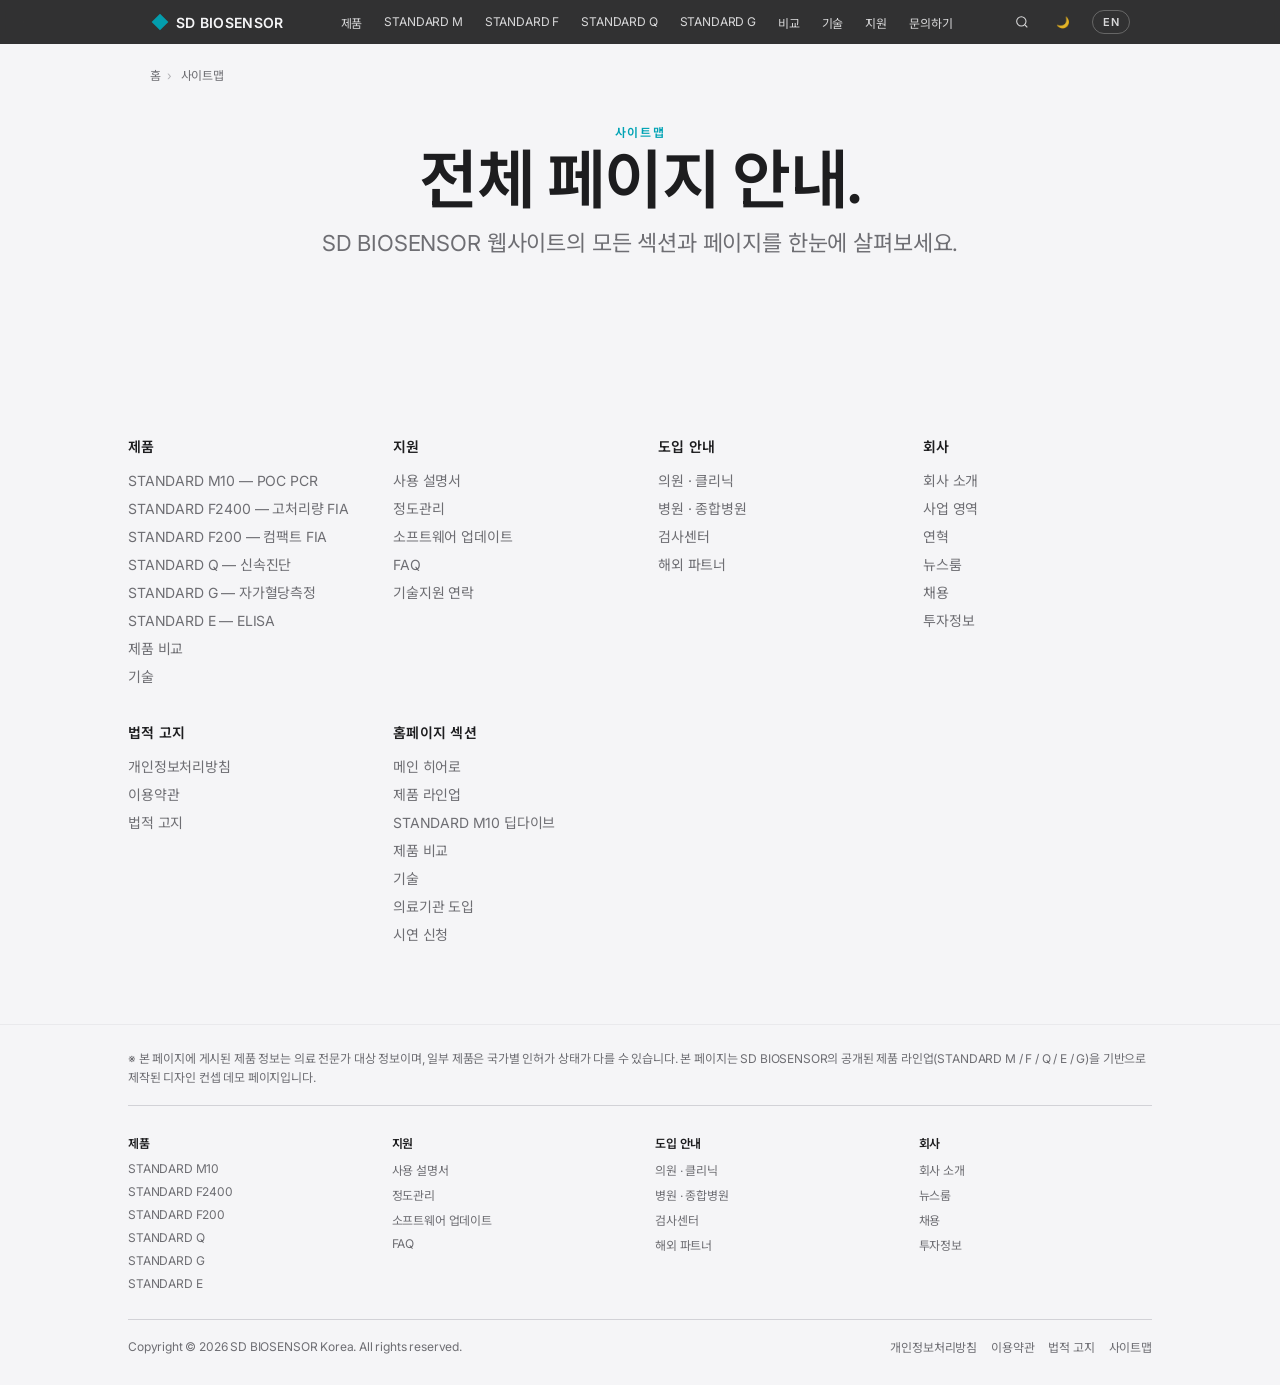
<file: sitemap.html>
<!DOCTYPE html>
<html lang="ko" data-base="">
<head>
<meta charset="UTF-8" />
<meta name="viewport" content="width=device-width, initial-scale=1.0" />
<script>
  (function(){try{var t=localStorage.getItem('sd-theme');if(t==='dark')document.documentElement.setAttribute('data-theme','dark');}catch(e){}})();
</script>
<meta name="color-scheme" content="light only" />
<meta name="theme-color" content="#f5f5f7" />
<title>사이트맵 — SD BIOSENSOR</title>
<meta name="description" content="SD BIOSENSOR 웹사이트의 전체 페이지 구조를 안내합니다." />
<link rel="canonical" href="https://sdbiosensor.kr/sitemap.html" />
<meta property="og:type" content="website" />
<meta property="og:site_name" content="SD BIOSENSOR" />
<meta property="og:locale" content="ko_KR" />
<meta property="og:url" content="https://sdbiosensor.kr/sitemap.html" />
<meta property="og:title" content="사이트맵 — SD BIOSENSOR" />
<meta property="og:description" content="SD BIOSENSOR 웹사이트의 전체 페이지 구조를 안내합니다." />
<meta property="og:image" content="https://sdbiosensor.kr/og-image.svg" />
<meta property="og:image:width" content="1200" />
<meta property="og:image:height" content="630" />
<meta name="twitter:card" content="summary_large_image" />
<meta name="twitter:title" content="사이트맵 — SD BIOSENSOR" />
<meta name="twitter:description" content="SD BIOSENSOR 웹사이트의 전체 페이지 구조를 안내합니다." />
<meta name="twitter:image" content="https://sdbiosensor.kr/og-image.svg" />
<link rel="icon" type="image/svg+xml" href="favicon.svg" />
<link rel="stylesheet" href="css/style.css" />
<link rel="stylesheet" href="css/sub.css" />
<link rel="preconnect" href="https://fonts.googleapis.com">
<link rel="preconnect" href="https://fonts.gstatic.com" crossorigin>
<link rel="stylesheet" href="https://fonts.googleapis.com/css2?family=Inter:wght@300;400;500;600;700&family=Noto+Sans+KR:wght@300;400;500;600;700&display=swap">
</head>
<body>

<header data-shell="nav"></header>

<nav class="crumb" aria-label="경로">
  <a href="index.html">홈</a><span>›</span>
  사이트맵
</nav>

<section class="sub-hero">
  <p class="eyebrow">사이트맵</p>
  <h1>전체 페이지 안내.</h1>
  <p class="sub-tag">SD BIOSENSOR 웹사이트의 모든 섹션과 페이지를 한눈에 살펴보세요.</p>
</section>

<main>
  <section class="sub-section">
    <div class="sub-inner">
      <div class="sitemap-grid">
        <div>
          <h3>제품</h3>
          <ul>
            <li><a href="product/m10.html">STANDARD M10 — POC PCR</a></li>
            <li><a href="product/f2400.html">STANDARD F2400 — 고처리량 FIA</a></li>
            <li><a href="product/f200.html">STANDARD F200 — 컴팩트 FIA</a></li>
            <li><a href="product/q.html">STANDARD Q — 신속진단</a></li>
            <li><a href="product/g.html">STANDARD G — 자가혈당측정</a></li>
            <li><a href="product/e.html">STANDARD E — ELISA</a></li>
            <li><a href="index.html#compare">제품 비교</a></li>
            <li><a href="index.html#tech">기술</a></li>
          </ul>
        </div>
        <div>
          <h3>지원</h3>
          <ul>
            <li><a href="support.html#manual">사용 설명서</a></li>
            <li><a href="support.html#qc">정도관리</a></li>
            <li><a href="support.html#software">소프트웨어 업데이트</a></li>
            <li><a href="support.html#faq">FAQ</a></li>
            <li><a href="support.html#contact-support">기술지원 연락</a></li>
          </ul>
        </div>
        <div>
          <h3>도입 안내</h3>
          <ul>
            <li><a href="partners.html#clinic">의원 · 클리닉</a></li>
            <li><a href="partners.html#hospital">병원 · 종합병원</a></li>
            <li><a href="partners.html#lab">검사센터</a></li>
            <li><a href="partners.html#global">해외 파트너</a></li>
          </ul>
        </div>
        <div>
          <h3>회사</h3>
          <ul>
            <li><a href="company.html#about">회사 소개</a></li>
            <li><a href="company.html#business">사업 영역</a></li>
            <li><a href="company.html#milestones">연혁</a></li>
            <li><a href="company.html#news">뉴스룸</a></li>
            <li><a href="company.html#careers">채용</a></li>
            <li><a href="company.html#ir">투자정보</a></li>
          </ul>
        </div>
        <div>
          <h3>법적 고지</h3>
          <ul>
            <li><a href="legal.html#privacy">개인정보처리방침</a></li>
            <li><a href="legal.html#terms">이용약관</a></li>
            <li><a href="legal.html#notice">법적 고지</a></li>
          </ul>
        </div>
        <div>
          <h3>홈페이지 섹션</h3>
          <ul>
            <li><a href="index.html#hero">메인 히어로</a></li>
            <li><a href="index.html#products">제품 라인업</a></li>
            <li><a href="index.html#m10-deep">STANDARD M10 딥다이브</a></li>
            <li><a href="index.html#compare">제품 비교</a></li>
            <li><a href="index.html#tech">기술</a></li>
            <li><a href="index.html#support">의료기관 도입</a></li>
            <li><a href="index.html#contact">시연 신청</a></li>
          </ul>
        </div>
      </div>
    </div>
  </section>
</main>

<footer data-shell="foot"></footer>

<script src="js/shell.js"></script>
<script src="js/interactions.js"></script>
</body>
</html>
</file>
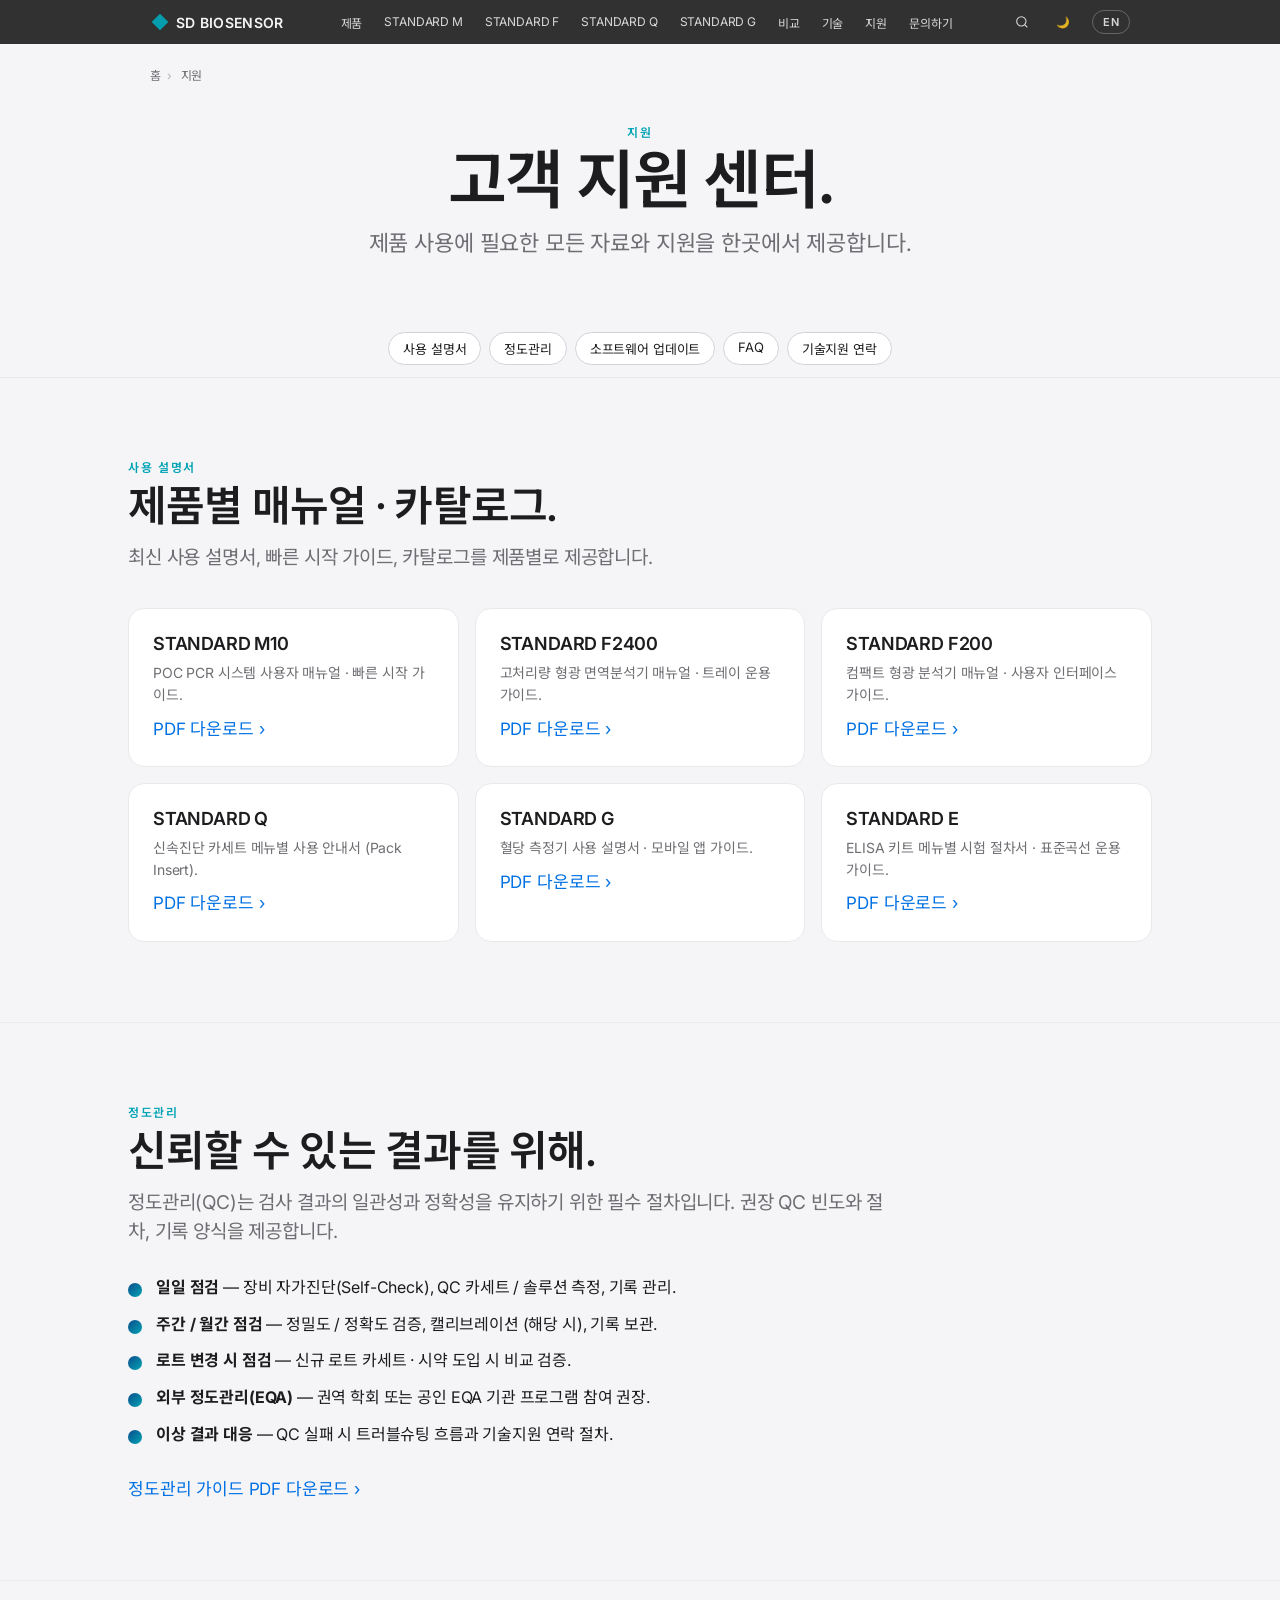
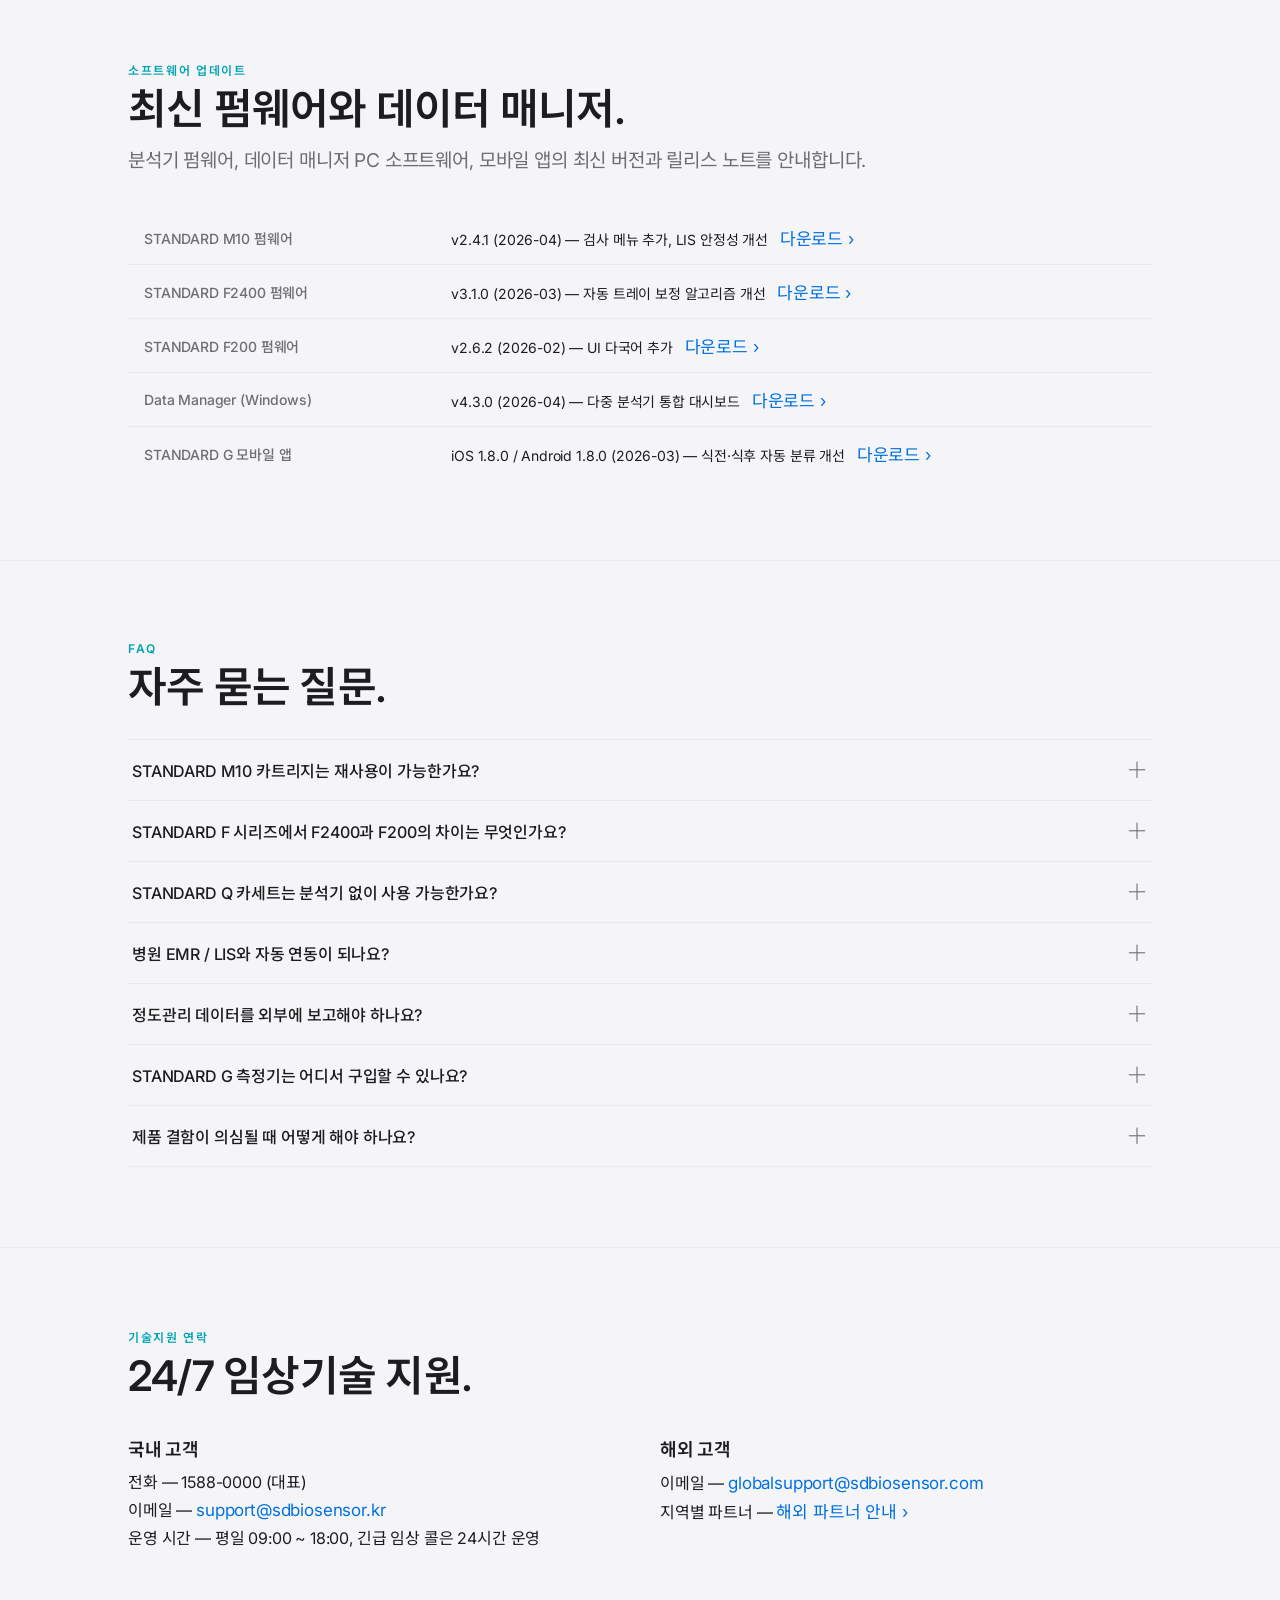
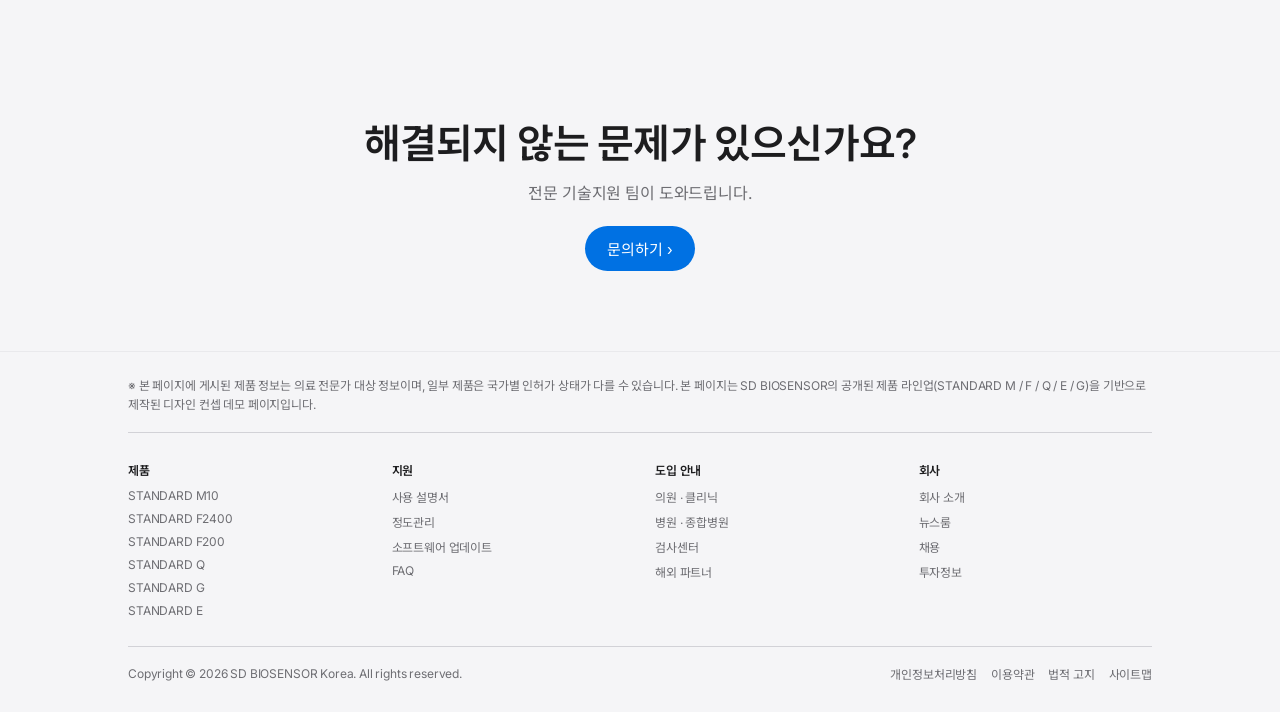
<file: support.html>
<!DOCTYPE html>
<html lang="ko" data-base="">
<head>
<meta charset="UTF-8" />
<meta name="viewport" content="width=device-width, initial-scale=1.0" />
<script>
  (function(){try{var t=localStorage.getItem('sd-theme');if(t==='dark')document.documentElement.setAttribute('data-theme','dark');}catch(e){}})();
</script>
<meta name="color-scheme" content="light only" />
<meta name="theme-color" content="#f5f5f7" />
<title>지원 — 사용 설명서 · 정도관리 · 소프트웨어 · FAQ — SD BIOSENSOR</title>
<meta name="description" content="STANDARD 시리즈의 사용 설명서, 정도관리 가이드, 소프트웨어 업데이트, 자주 묻는 질문을 안내합니다." />
<link rel="canonical" href="https://sdbiosensor.kr/support.html" />
<meta property="og:type" content="website" />
<meta property="og:site_name" content="SD BIOSENSOR" />
<meta property="og:locale" content="ko_KR" />
<meta property="og:url" content="https://sdbiosensor.kr/support.html" />
<meta property="og:title" content="지원 — 사용 설명서 · 정도관리 · 소프트웨어 · FAQ — SD BIOSENSOR" />
<meta property="og:description" content="STANDARD 시리즈의 사용 설명서, 정도관리 가이드, 소프트웨어 업데이트, 자주 묻는 질문을 안내합니다." />
<meta property="og:image" content="https://sdbiosensor.kr/og-image.svg" />
<meta property="og:image:width" content="1200" />
<meta property="og:image:height" content="630" />
<meta name="twitter:card" content="summary_large_image" />
<meta name="twitter:title" content="지원 — 사용 설명서 · 정도관리 · 소프트웨어 · FAQ — SD BIOSENSOR" />
<meta name="twitter:description" content="STANDARD 시리즈의 사용 설명서, 정도관리 가이드, 소프트웨어 업데이트, 자주 묻는 질문을 안내합니다." />
<meta name="twitter:image" content="https://sdbiosensor.kr/og-image.svg" />
<link rel="icon" type="image/svg+xml" href="favicon.svg" />
<link rel="stylesheet" href="css/style.css" />
<link rel="stylesheet" href="css/sub.css" />
<link rel="preconnect" href="https://fonts.googleapis.com">
<link rel="preconnect" href="https://fonts.gstatic.com" crossorigin>
<link rel="stylesheet" href="https://fonts.googleapis.com/css2?family=Inter:wght@300;400;500;600;700&family=Noto+Sans+KR:wght@300;400;500;600;700&display=swap">
</head>
<body>

<header data-shell="nav"></header>

<nav class="crumb" aria-label="경로">
  <a href="index.html">홈</a><span>›</span>
  지원
</nav>

<section class="sub-hero">
  <p class="eyebrow">지원</p>
  <h1>고객 지원 센터.</h1>
  <p class="sub-tag">제품 사용에 필요한 모든 자료와 지원을 한곳에서 제공합니다.</p>
</section>

<div class="anchor-nav">
  <div class="anchor-nav-inner">
    <a href="#manual">사용 설명서</a>
    <a href="#qc">정도관리</a>
    <a href="#software">소프트웨어 업데이트</a>
    <a href="#faq">FAQ</a>
    <a href="#contact-support">기술지원 연락</a>
  </div>
</div>

<main>

  <section class="sub-section" id="manual">
    <div class="sub-inner">
      <p class="sub-eyebrow">사용 설명서</p>
      <h2 class="sub-h2">제품별 매뉴얼 · 카탈로그.</h2>
      <p class="sub-lede">최신 사용 설명서, 빠른 시작 가이드, 카탈로그를 제품별로 제공합니다.</p>

      <div class="feat-grid">
        <div class="feat-card">
          <h3>STANDARD M10</h3>
          <p>POC PCR 시스템 사용자 매뉴얼 · 빠른 시작 가이드.</p>
          <p style="margin-top:10px;"><a href="#" class="link link-blue">PDF 다운로드 ›</a></p>
        </div>
        <div class="feat-card">
          <h3>STANDARD F2400</h3>
          <p>고처리량 형광 면역분석기 매뉴얼 · 트레이 운용 가이드.</p>
          <p style="margin-top:10px;"><a href="#" class="link link-blue">PDF 다운로드 ›</a></p>
        </div>
        <div class="feat-card">
          <h3>STANDARD F200</h3>
          <p>컴팩트 형광 분석기 매뉴얼 · 사용자 인터페이스 가이드.</p>
          <p style="margin-top:10px;"><a href="#" class="link link-blue">PDF 다운로드 ›</a></p>
        </div>
        <div class="feat-card">
          <h3>STANDARD Q</h3>
          <p>신속진단 카세트 메뉴별 사용 안내서 (Pack Insert).</p>
          <p style="margin-top:10px;"><a href="#" class="link link-blue">PDF 다운로드 ›</a></p>
        </div>
        <div class="feat-card">
          <h3>STANDARD G</h3>
          <p>혈당 측정기 사용 설명서 · 모바일 앱 가이드.</p>
          <p style="margin-top:10px;"><a href="#" class="link link-blue">PDF 다운로드 ›</a></p>
        </div>
        <div class="feat-card">
          <h3>STANDARD E</h3>
          <p>ELISA 키트 메뉴별 시험 절차서 · 표준곡선 운용 가이드.</p>
          <p style="margin-top:10px;"><a href="#" class="link link-blue">PDF 다운로드 ›</a></p>
        </div>
      </div>
    </div>
  </section>

  <section class="sub-section alt" id="qc">
    <div class="sub-inner">
      <p class="sub-eyebrow">정도관리</p>
      <h2 class="sub-h2">신뢰할 수 있는 결과를 위해.</h2>
      <p class="sub-lede">정도관리(QC)는 검사 결과의 일관성과 정확성을 유지하기 위한 필수 절차입니다. 권장 QC 빈도와 절차, 기록 양식을 제공합니다.</p>

      <ul class="bullet-list">
        <li><b>일일 점검</b> — 장비 자가진단(Self-Check), QC 카세트 / 솔루션 측정, 기록 관리.</li>
        <li><b>주간 / 월간 점검</b> — 정밀도 / 정확도 검증, 캘리브레이션 (해당 시), 기록 보관.</li>
        <li><b>로트 변경 시 점검</b> — 신규 로트 카세트 · 시약 도입 시 비교 검증.</li>
        <li><b>외부 정도관리(EQA)</b> — 권역 학회 또는 공인 EQA 기관 프로그램 참여 권장.</li>
        <li><b>이상 결과 대응</b> — QC 실패 시 트러블슈팅 흐름과 기술지원 연락 절차.</li>
      </ul>

      <p style="margin-top:28px;">
        <a href="#" class="link link-blue">정도관리 가이드 PDF 다운로드 ›</a>
      </p>
    </div>
  </section>

  <section class="sub-section" id="software">
    <div class="sub-inner">
      <p class="sub-eyebrow">소프트웨어 업데이트</p>
      <h2 class="sub-h2">최신 펌웨어와 데이터 매니저.</h2>
      <p class="sub-lede">분석기 펌웨어, 데이터 매니저 PC 소프트웨어, 모바일 앱의 최신 버전과 릴리스 노트를 안내합니다.</p>

      <table class="spec-table">
        <tr><th>STANDARD M10 펌웨어</th><td>v2.4.1 (2026-04) — 검사 메뉴 추가, LIS 안정성 개선 <a href="#" class="link link-blue" style="margin-left:8px;">다운로드 ›</a></td></tr>
        <tr><th>STANDARD F2400 펌웨어</th><td>v3.1.0 (2026-03) — 자동 트레이 보정 알고리즘 개선 <a href="#" class="link link-blue" style="margin-left:8px;">다운로드 ›</a></td></tr>
        <tr><th>STANDARD F200 펌웨어</th><td>v2.6.2 (2026-02) — UI 다국어 추가 <a href="#" class="link link-blue" style="margin-left:8px;">다운로드 ›</a></td></tr>
        <tr><th>Data Manager (Windows)</th><td>v4.3.0 (2026-04) — 다중 분석기 통합 대시보드 <a href="#" class="link link-blue" style="margin-left:8px;">다운로드 ›</a></td></tr>
        <tr><th>STANDARD G 모바일 앱</th><td>iOS 1.8.0 / Android 1.8.0 (2026-03) — 식전·식후 자동 분류 개선 <a href="#" class="link link-blue" style="margin-left:8px;">다운로드 ›</a></td></tr>
      </table>
    </div>
  </section>

  <section class="sub-section alt" id="faq">
    <div class="sub-inner">
      <p class="sub-eyebrow">FAQ</p>
      <h2 class="sub-h2">자주 묻는 질문.</h2>

      <div class="faq">
        <details>
          <summary>STANDARD M10 카트리지는 재사용이 가능한가요?</summary>
          <p>아니요. STANDARD M10 카트리지는 1회용입니다. 핵산 추출 · 증폭 · 검출이 밀폐된 카트리지 내에서 진행되어 교차오염을 방지하며, 사용 후에는 의료폐기물 절차에 따라 처리해야 합니다.</p>
        </details>
        <details>
          <summary>STANDARD F 시리즈에서 F2400과 F200의 차이는 무엇인가요?</summary>
          <p>두 모델 모두 동일한 카세트 화학을 사용하지만, F2400은 자동 트레이로 최대 24개 카세트를 연속 처리하는 고처리량 모델이며 F200은 단일 카세트를 처리하는 컴팩트 데스크탑 모델입니다. 검사 메뉴는 거의 동일하게 호환됩니다.</p>
        </details>
        <details>
          <summary>STANDARD Q 카세트는 분석기 없이 사용 가능한가요?</summary>
          <p>네. 대부분의 STANDARD Q 카세트는 육안 판독으로 사용할 수 있습니다. 정량 결과나 데이터 관리를 원할 경우 STANDARD F 분석기와 결합해 사용하시면 됩니다.</p>
        </details>
        <details>
          <summary>병원 EMR / LIS와 자동 연동이 되나요?</summary>
          <p>네. STANDARD M10 · F2400 · F200은 HL7 표준 인터페이스를 지원해 LIS / HIS와 즉시 연동할 수 있습니다. 도입 시 IT 부서와 협의해 인터페이스 설정을 진행합니다.</p>
        </details>
        <details>
          <summary>정도관리 데이터를 외부에 보고해야 하나요?</summary>
          <p>국가 / 기관별 정도관리 정책을 따르며, 일반적으로 권역 학회나 공인 EQA 기관의 외부 정도관리 프로그램에 참여하는 것이 권장됩니다. 내부 QC 데이터는 분석기 또는 Data Manager에 자동 기록됩니다.</p>
        </details>
        <details>
          <summary>STANDARD G 측정기는 어디서 구입할 수 있나요?</summary>
          <p>전국 약국과 일부 온라인 채널에서 구매 가능합니다. 의료기관 / 도매 도입 문의는 본 페이지의 문의하기를 통해 접수해 주세요.</p>
        </details>
        <details>
          <summary>제품 결함이 의심될 때 어떻게 해야 하나요?</summary>
          <p>증상과 발생 시점, 로트 번호를 확인하신 뒤 아래 기술지원 연락처로 문의해 주세요. 안전성 이슈로 의심되는 경우 즉시 사용을 중단하고 보관해 주시기 바랍니다.</p>
        </details>
      </div>
    </div>
  </section>

  <section class="sub-section" id="contact-support">
    <div class="sub-inner">
      <p class="sub-eyebrow">기술지원 연락</p>
      <h2 class="sub-h2">24/7 임상기술 지원.</h2>
      <div class="info-2col">
        <div>
          <h3 style="font-size:18px;font-weight:600;letter-spacing:-0.01em;">국내 고객</h3>
          <p style="margin-top:8px;line-height:1.7;">
            전화 — 1588-0000 (대표)<br/>
            이메일 — <a href="mailto:support@sdbiosensor.kr" class="link link-blue">support@sdbiosensor.kr</a><br/>
            운영 시간 — 평일 09:00 ~ 18:00, 긴급 임상 콜은 24시간 운영
          </p>
        </div>
        <div>
          <h3 style="font-size:18px;font-weight:600;letter-spacing:-0.01em;">해외 고객</h3>
          <p style="margin-top:8px;line-height:1.7;">
            이메일 — <a href="mailto:globalsupport@sdbiosensor.com" class="link link-blue">globalsupport@sdbiosensor.com</a><br/>
            지역별 파트너 — <a href="partners.html#global" class="link link-blue">해외 파트너 안내 ›</a>
          </p>
        </div>
      </div>
    </div>
  </section>

</main>

<section class="sub-cta">
  <h2>해결되지 않는 문제가 있으신가요?</h2>
  <p>전문 기술지원 팀이 도와드립니다.</p>
  <a href="index.html#contact" class="btn-primary btn-on-light">문의하기 ›</a>
</section>

<footer data-shell="foot"></footer>

<script src="js/shell.js"></script>
<script src="js/interactions.js"></script>
</body>
</html>
</file>
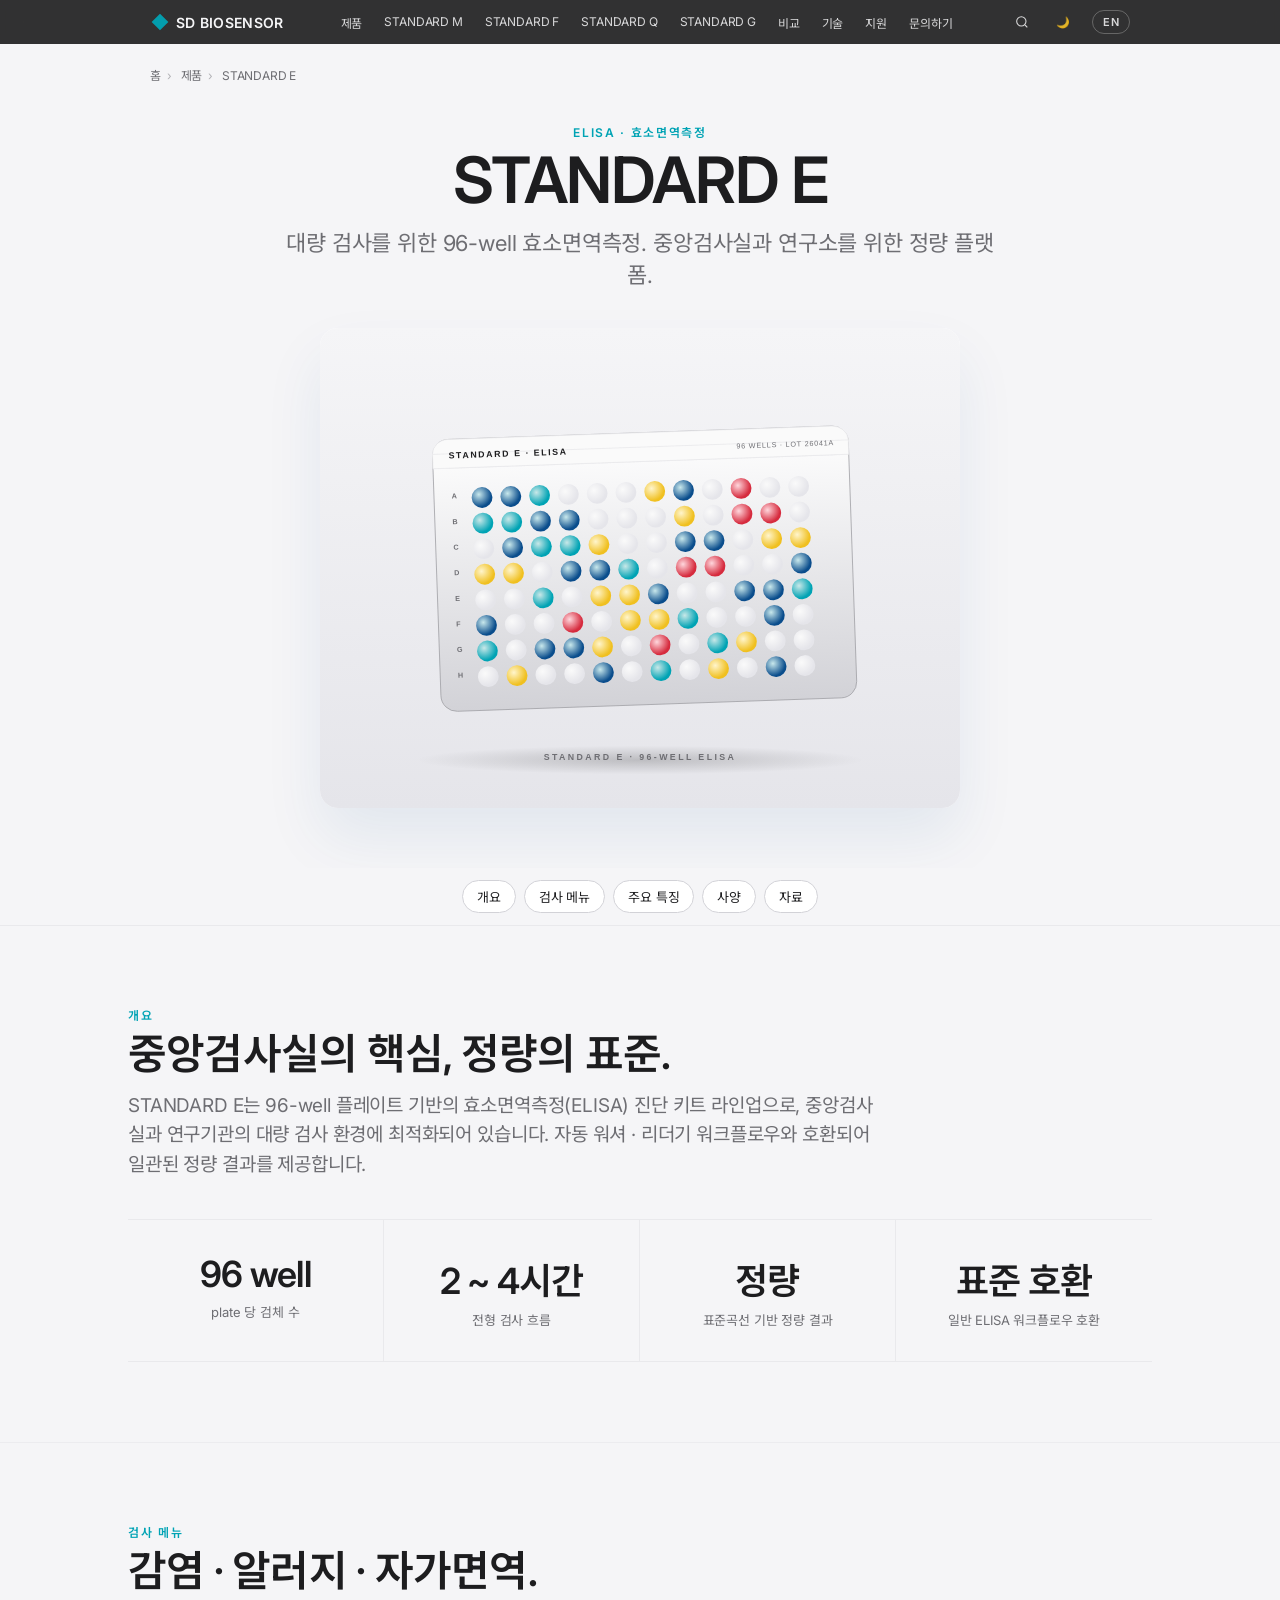
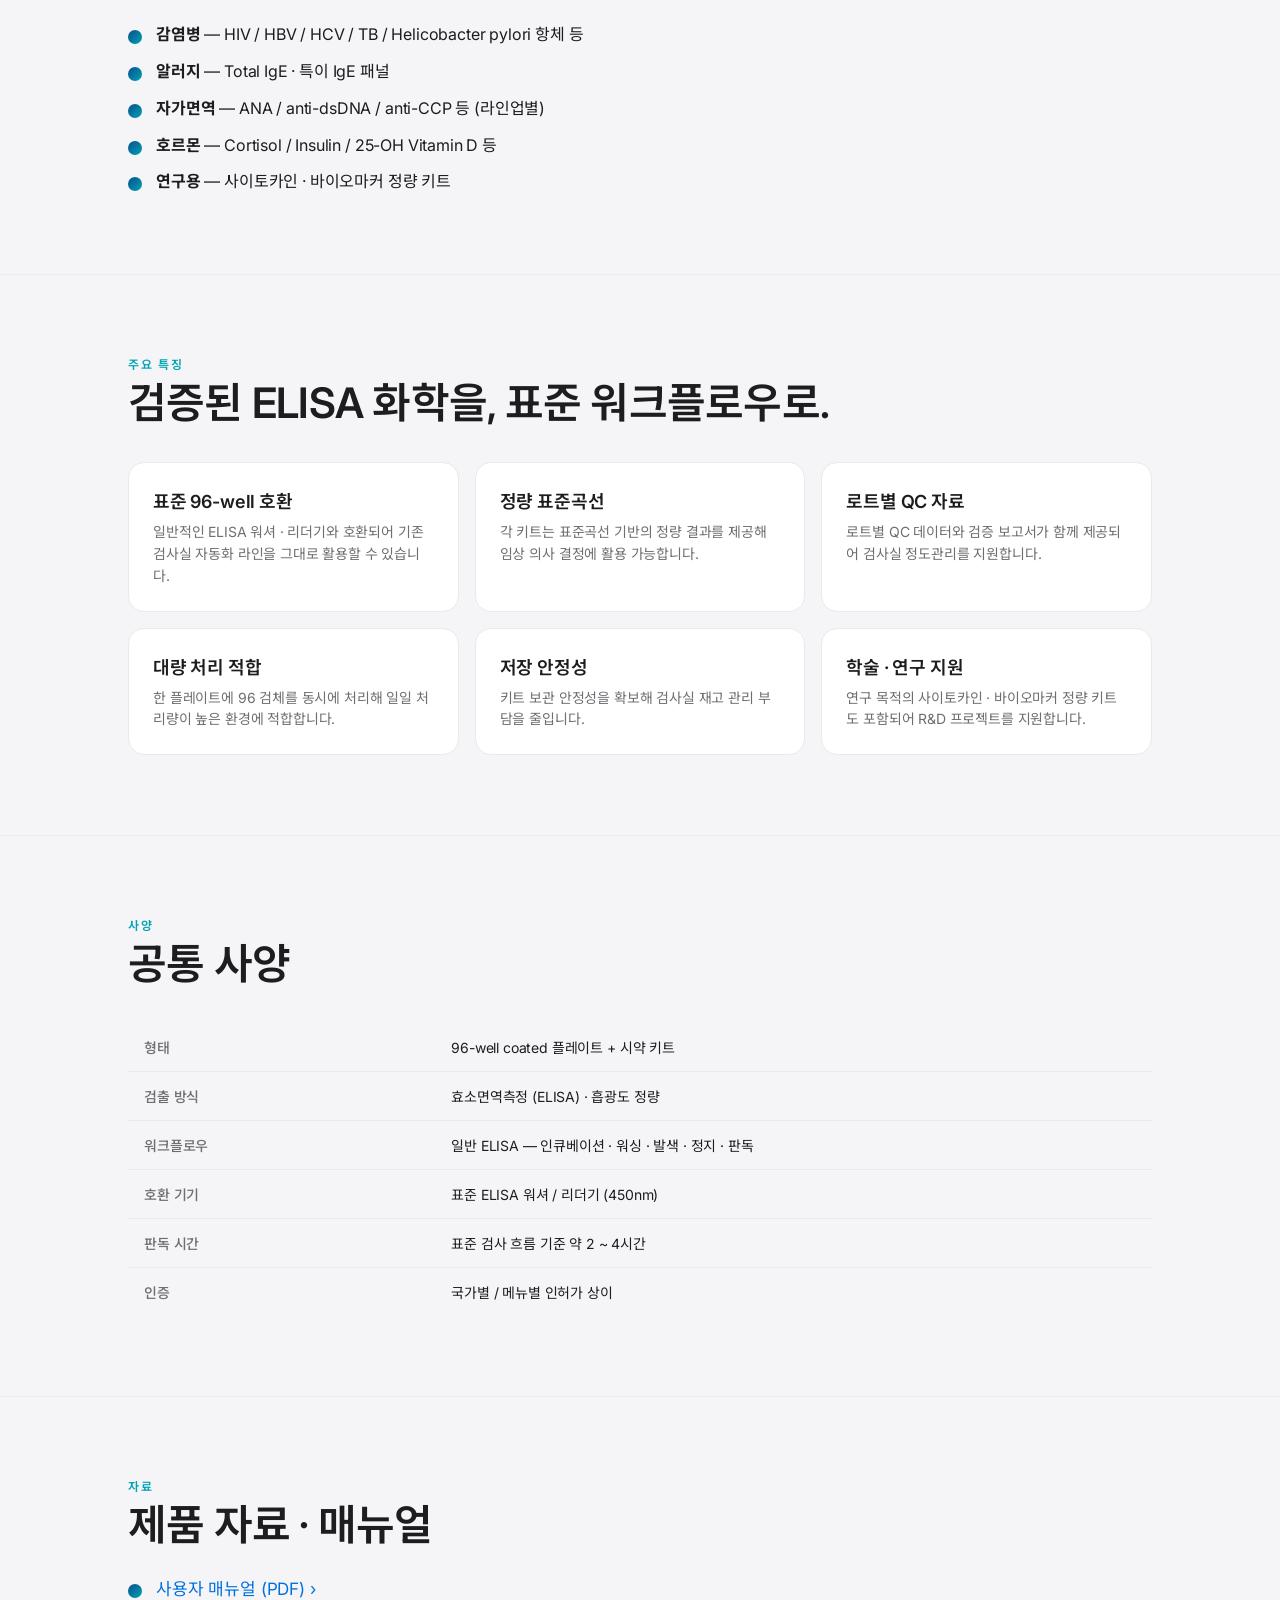
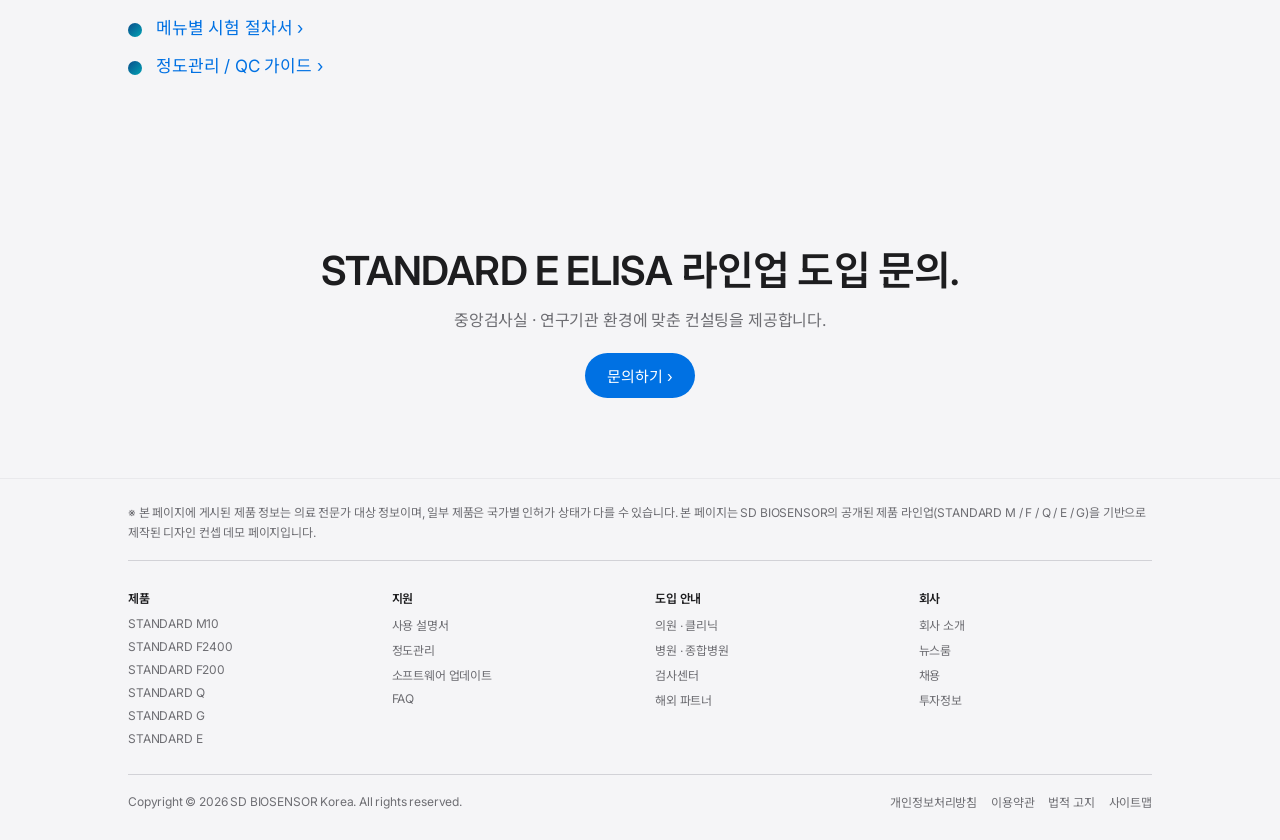
<file: product/e.html>
<!DOCTYPE html>
<html lang="ko" data-base="../">
<head>
<meta charset="UTF-8" />
<meta name="viewport" content="width=device-width, initial-scale=1.0" />
<script>
  (function(){try{var t=localStorage.getItem('sd-theme');if(t==='dark')document.documentElement.setAttribute('data-theme','dark');}catch(e){}})();
</script>
<meta name="color-scheme" content="light only" />
<meta name="theme-color" content="#f5f5f7" />
<title>STANDARD E — ELISA 진단 시스템 · SD BIOSENSOR</title>
<meta name="description" content="STANDARD E는 96-well 플레이트 기반의 효소면역측정(ELISA) 진단 라인업입니다." />
<link rel="canonical" href="https://sdbiosensor.kr/product/e.html" />
<meta property="og:type" content="website" />
<meta property="og:site_name" content="SD BIOSENSOR" />
<meta property="og:locale" content="ko_KR" />
<meta property="og:url" content="https://sdbiosensor.kr/product/e.html" />
<meta property="og:title" content="STANDARD E — ELISA 진단 시스템 · SD BIOSENSOR" />
<meta property="og:description" content="STANDARD E는 96-well 플레이트 기반의 효소면역측정(ELISA) 진단 라인업입니다." />
<meta property="og:image" content="https://sdbiosensor.kr/og-image.svg" />
<meta property="og:image:width" content="1200" />
<meta property="og:image:height" content="630" />
<meta name="twitter:card" content="summary_large_image" />
<meta name="twitter:title" content="STANDARD E — ELISA 진단 시스템 · SD BIOSENSOR" />
<meta name="twitter:description" content="STANDARD E는 96-well 플레이트 기반의 효소면역측정(ELISA) 진단 라인업입니다." />
<meta name="twitter:image" content="https://sdbiosensor.kr/og-image.svg" />
<link rel="icon" type="image/svg+xml" href="../favicon.svg" />
<link rel="stylesheet" href="../css/style.css" />
<link rel="stylesheet" href="../css/sub.css" />
<link rel="preconnect" href="https://fonts.googleapis.com">
<link rel="preconnect" href="https://fonts.gstatic.com" crossorigin>
<link rel="stylesheet" href="https://fonts.googleapis.com/css2?family=Inter:wght@300;400;500;600;700&family=Noto+Sans+KR:wght@300;400;500;600;700&display=swap">
</head>
<body>

<header data-shell="nav"></header>

<nav class="crumb" aria-label="경로">
  <a href="../index.html">홈</a><span>›</span>
  <a href="../index.html#products">제품</a><span>›</span>
  STANDARD E
</nav>

<section class="sub-hero">
  <p class="eyebrow">ELISA · 효소면역측정</p>
  <h1>STANDARD E</h1>
  <p class="sub-tag">대량 검사를 위한 96-well 효소면역측정. 중앙검사실과 연구소를 위한 정량 플랫폼.</p>
  <img class="sub-hero-img" src="../img/products/e.svg" alt="STANDARD E — ELISA 96-well 플레이트 일러스트" loading="lazy" decoding="async" width="800" height="600" />
</section>

<div class="anchor-nav">
  <div class="anchor-nav-inner">
    <a href="#overview">개요</a>
    <a href="#menu">검사 메뉴</a>
    <a href="#features">주요 특징</a>
    <a href="#spec">사양</a>
    <a href="#docs">자료</a>
  </div>
</div>

<main>
  <section class="sub-section" id="overview">
    <div class="sub-inner">
      <p class="sub-eyebrow">개요</p>
      <h2 class="sub-h2">중앙검사실의 핵심, 정량의 표준.</h2>
      <p class="sub-lede">STANDARD E는 96-well 플레이트 기반의 효소면역측정(ELISA) 진단 키트 라인업으로, 중앙검사실과 연구기관의 대량 검사 환경에 최적화되어 있습니다. 자동 워셔 · 리더기 워크플로우와 호환되어 일관된 정량 결과를 제공합니다.</p>

      <div class="stat-strip">
        <div class="stat"><strong>96 well</strong><span>plate 당 검체 수</span></div>
        <div class="stat"><strong>2 ~ 4시간</strong><span>전형 검사 흐름</span></div>
        <div class="stat"><strong>정량</strong><span>표준곡선 기반 정량 결과</span></div>
        <div class="stat"><strong>표준 호환</strong><span>일반 ELISA 워크플로우 호환</span></div>
      </div>
    </div>
  </section>

  <section class="sub-section alt" id="menu">
    <div class="sub-inner">
      <p class="sub-eyebrow">검사 메뉴</p>
      <h2 class="sub-h2">감염 · 알러지 · 자가면역.</h2>
      <ul class="bullet-list">
        <li><b>감염병</b> — HIV / HBV / HCV / TB / Helicobacter pylori 항체 등</li>
        <li><b>알러지</b> — Total IgE · 특이 IgE 패널</li>
        <li><b>자가면역</b> — ANA / anti-dsDNA / anti-CCP 등 (라인업별)</li>
        <li><b>호르몬</b> — Cortisol / Insulin / 25-OH Vitamin D 등</li>
        <li><b>연구용</b> — 사이토카인 · 바이오마커 정량 키트</li>
      </ul>
    </div>
  </section>

  <section class="sub-section" id="features">
    <div class="sub-inner">
      <p class="sub-eyebrow">주요 특징</p>
      <h2 class="sub-h2">검증된 ELISA 화학을, 표준 워크플로우로.</h2>
      <div class="feat-grid">
        <div class="feat-card">
          <h3>표준 96-well 호환</h3>
          <p>일반적인 ELISA 워셔 · 리더기와 호환되어 기존 검사실 자동화 라인을 그대로 활용할 수 있습니다.</p>
        </div>
        <div class="feat-card">
          <h3>정량 표준곡선</h3>
          <p>각 키트는 표준곡선 기반의 정량 결과를 제공해 임상 의사 결정에 활용 가능합니다.</p>
        </div>
        <div class="feat-card">
          <h3>로트별 QC 자료</h3>
          <p>로트별 QC 데이터와 검증 보고서가 함께 제공되어 검사실 정도관리를 지원합니다.</p>
        </div>
        <div class="feat-card">
          <h3>대량 처리 적합</h3>
          <p>한 플레이트에 96 검체를 동시에 처리해 일일 처리량이 높은 환경에 적합합니다.</p>
        </div>
        <div class="feat-card">
          <h3>저장 안정성</h3>
          <p>키트 보관 안정성을 확보해 검사실 재고 관리 부담을 줄입니다.</p>
        </div>
        <div class="feat-card">
          <h3>학술 · 연구 지원</h3>
          <p>연구 목적의 사이토카인 · 바이오마커 정량 키트도 포함되어 R&amp;D 프로젝트를 지원합니다.</p>
        </div>
      </div>
    </div>
  </section>

  <section class="sub-section alt" id="spec">
    <div class="sub-inner">
      <p class="sub-eyebrow">사양</p>
      <h2 class="sub-h2">공통 사양</h2>
      <table class="spec-table">
        <tr><th>형태</th><td>96-well coated 플레이트 + 시약 키트</td></tr>
        <tr><th>검출 방식</th><td>효소면역측정 (ELISA) · 흡광도 정량</td></tr>
        <tr><th>워크플로우</th><td>일반 ELISA — 인큐베이션 · 워싱 · 발색 · 정지 · 판독</td></tr>
        <tr><th>호환 기기</th><td>표준 ELISA 워셔 / 리더기 (450nm)</td></tr>
        <tr><th>판독 시간</th><td>표준 검사 흐름 기준 약 2 ~ 4시간</td></tr>
        <tr><th>인증</th><td>국가별 / 메뉴별 인허가 상이</td></tr>
      </table>
    </div>
  </section>

  <section class="sub-section" id="docs">
    <div class="sub-inner">
      <p class="sub-eyebrow">자료</p>
      <h2 class="sub-h2">제품 자료 · 매뉴얼</h2>
      <ul class="bullet-list">
        <li><a href="../support.html#manual" class="link link-blue">사용자 매뉴얼 (PDF) ›</a></li>
        <li><a href="../support.html#manual" class="link link-blue">메뉴별 시험 절차서 ›</a></li>
        <li><a href="../support.html#qc" class="link link-blue">정도관리 / QC 가이드 ›</a></li>
      </ul>
    </div>
  </section>
</main>

<section class="sub-cta">
  <h2>STANDARD E ELISA 라인업 도입 문의.</h2>
  <p>중앙검사실 · 연구기관 환경에 맞춘 컨설팅을 제공합니다.</p>
  <a href="../index.html#contact" class="btn-primary btn-on-light">문의하기 ›</a>
</section>

<footer data-shell="foot"></footer>

<script src="../js/shell.js"></script>
<script src="../js/interactions.js"></script>
</body>
</html>
</file>
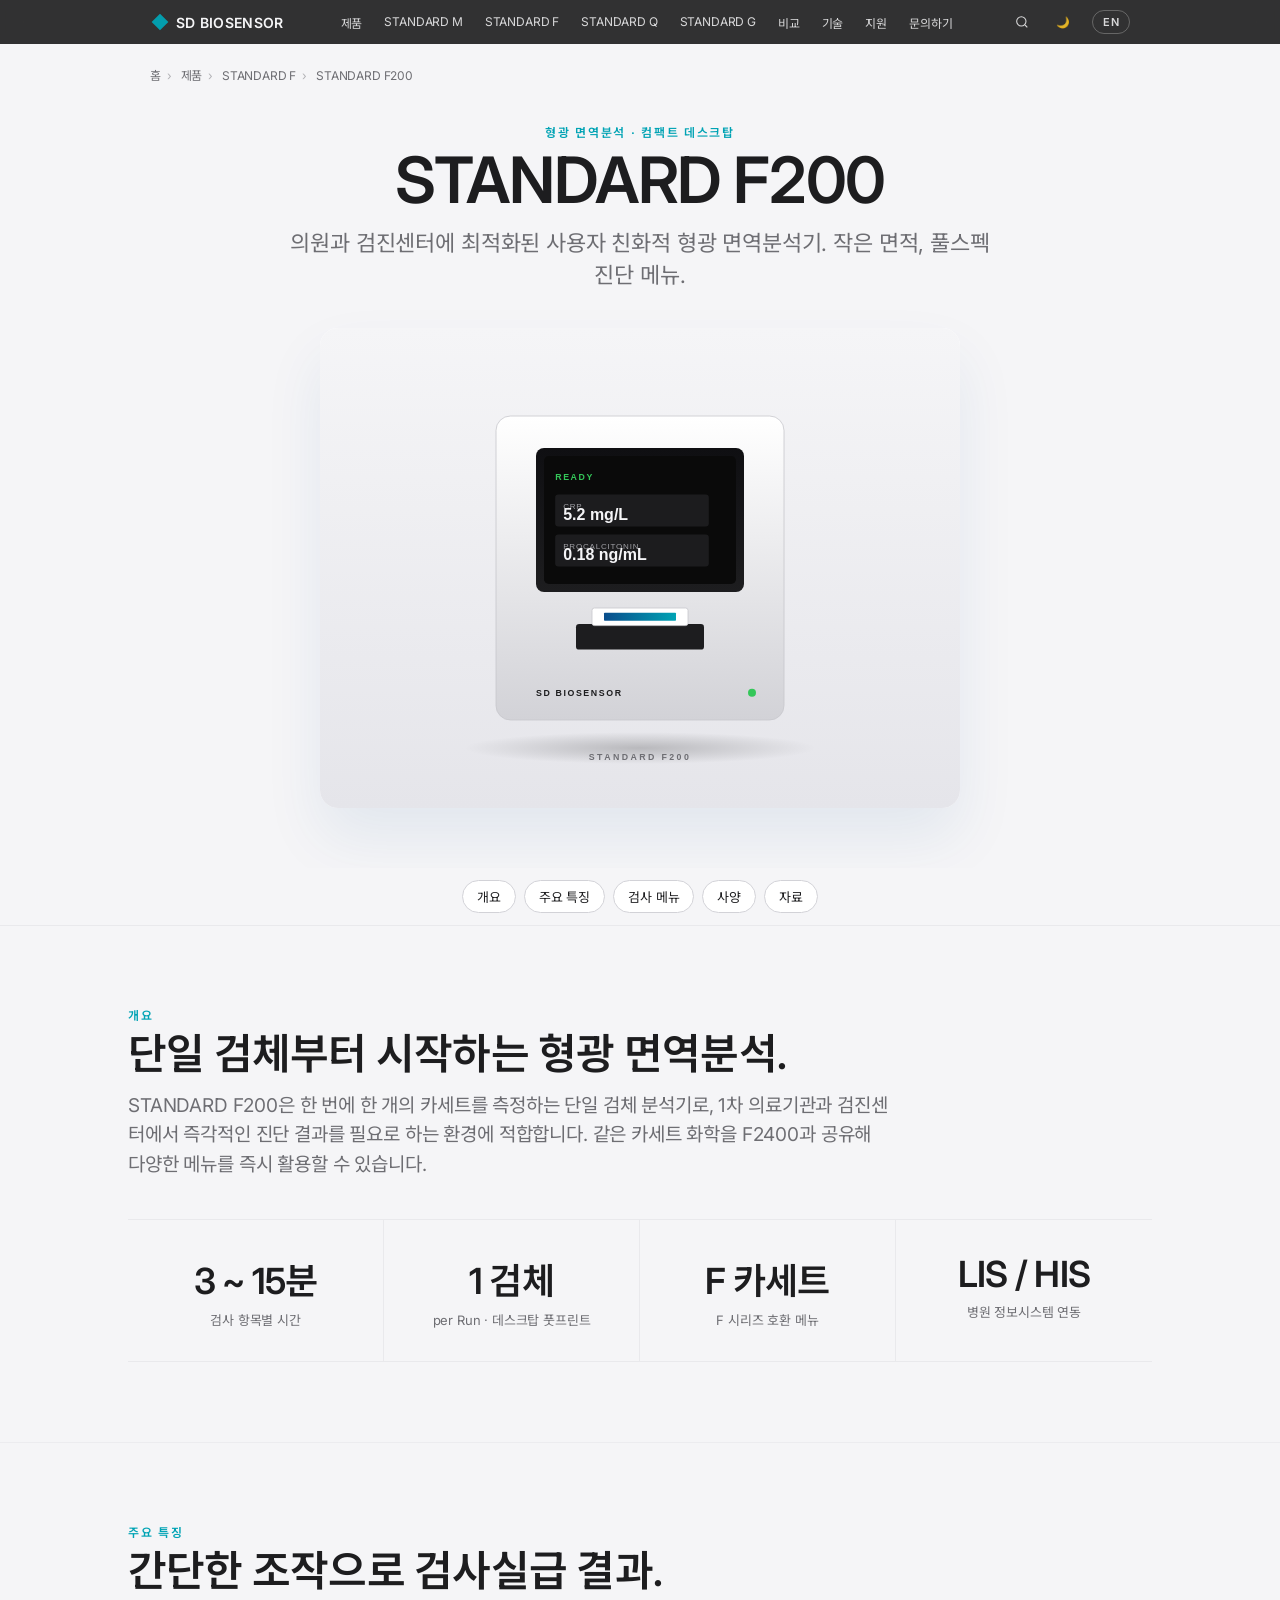
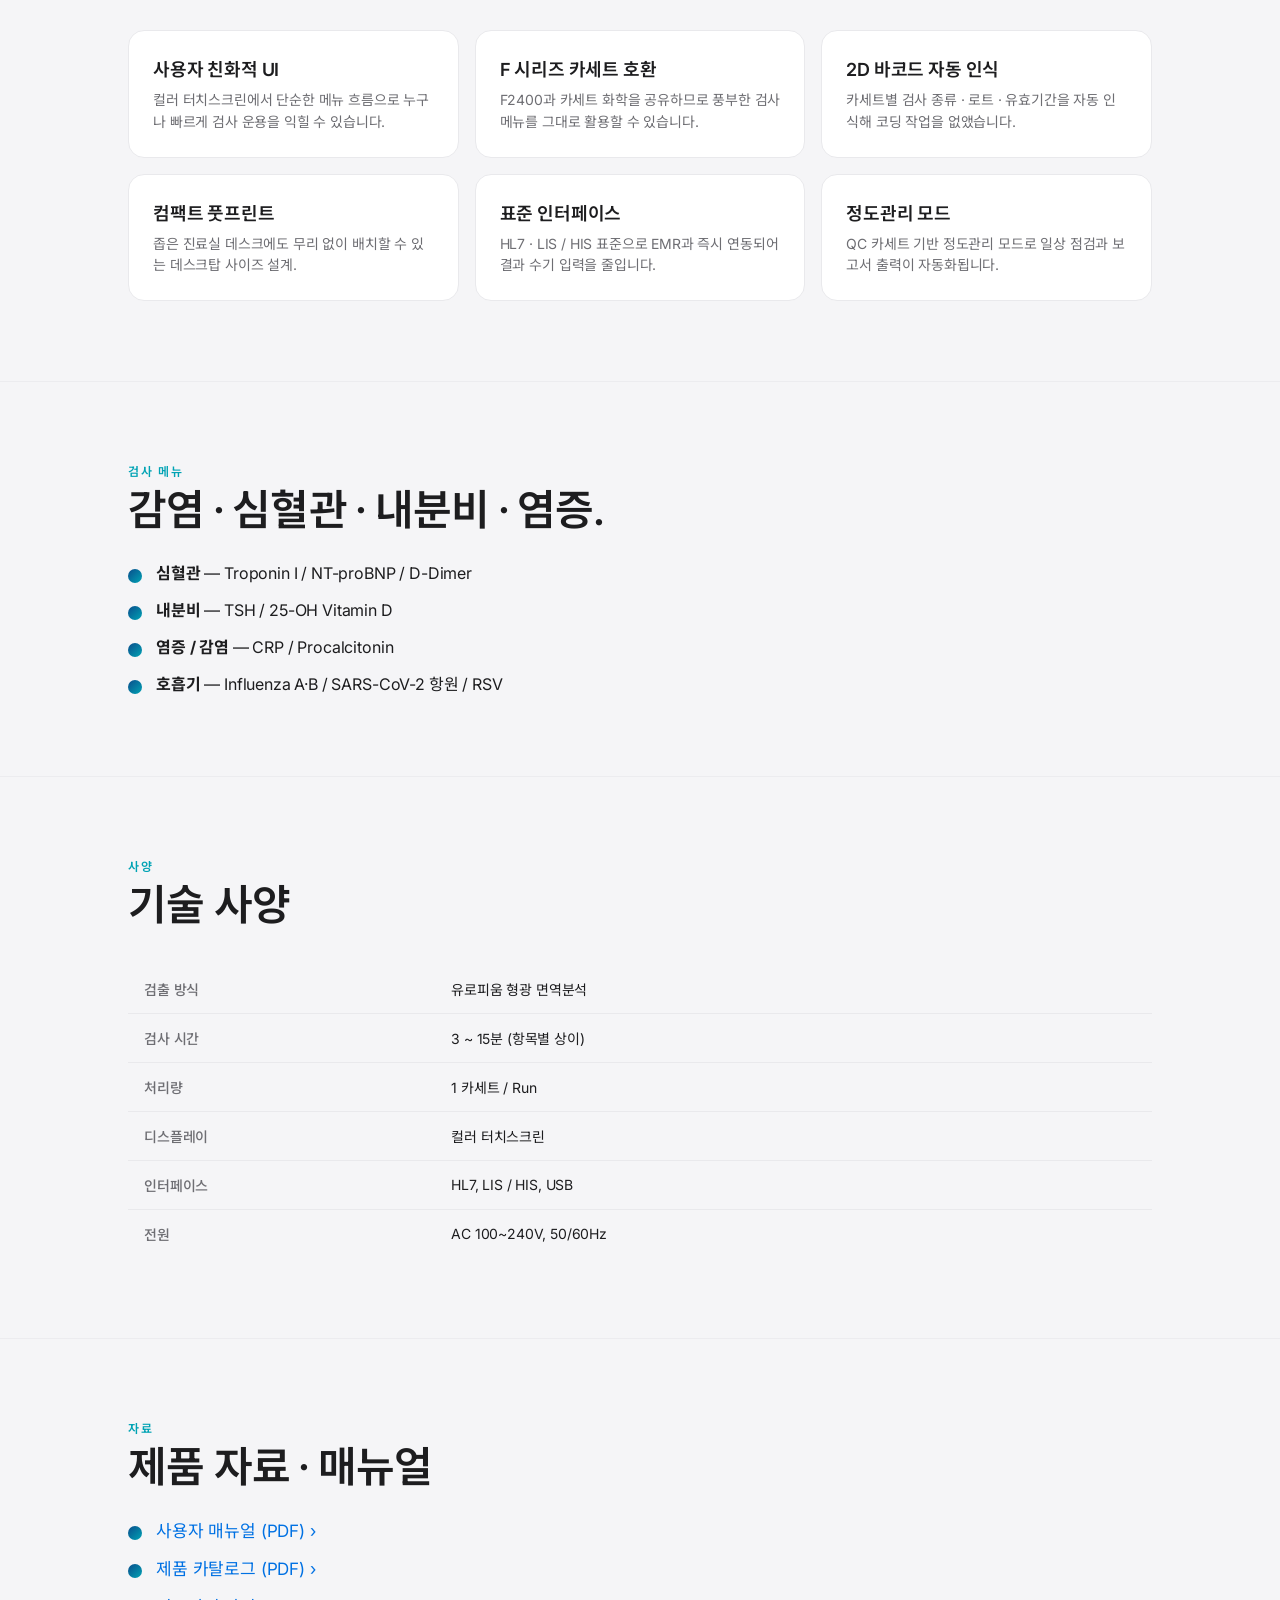
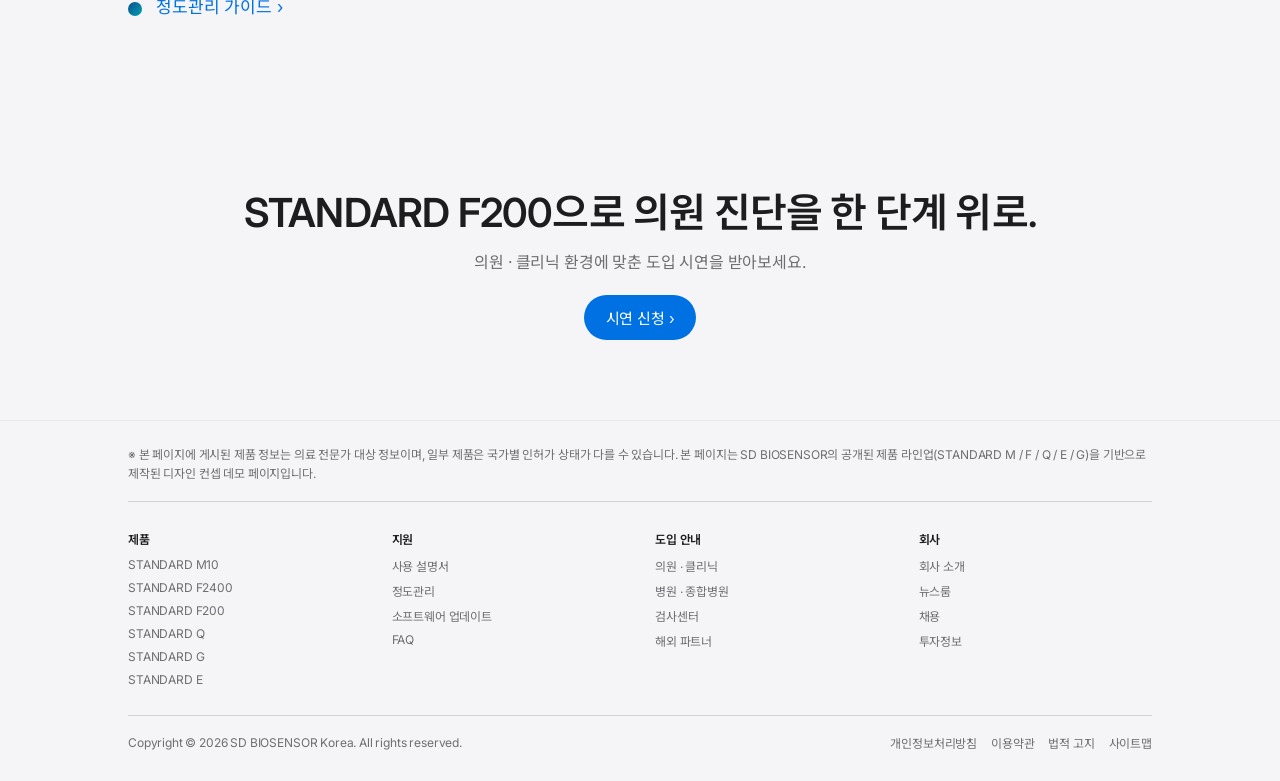
<file: product/f200.html>
<!DOCTYPE html>
<html lang="ko" data-base="../">
<head>
<meta charset="UTF-8" />
<meta name="viewport" content="width=device-width, initial-scale=1.0" />
<script>
  (function(){try{var t=localStorage.getItem('sd-theme');if(t==='dark')document.documentElement.setAttribute('data-theme','dark');}catch(e){}})();
</script>
<meta name="color-scheme" content="light only" />
<meta name="theme-color" content="#f5f5f7" />
<title>STANDARD F200 — 컴팩트 형광 면역분석기 · SD BIOSENSOR</title>
<meta name="description" content="STANDARD F200은 의원과 검진센터에 최적화된 컴팩트 데스크탑 형광 면역분석 시스템입니다." />
<link rel="canonical" href="https://sdbiosensor.kr/product/f200.html" />
<meta property="og:type" content="website" />
<meta property="og:site_name" content="SD BIOSENSOR" />
<meta property="og:locale" content="ko_KR" />
<meta property="og:url" content="https://sdbiosensor.kr/product/f200.html" />
<meta property="og:title" content="STANDARD F200 — 컴팩트 형광 면역분석기 · SD BIOSENSOR" />
<meta property="og:description" content="STANDARD F200은 의원과 검진센터에 최적화된 컴팩트 데스크탑 형광 면역분석 시스템입니다." />
<meta property="og:image" content="https://sdbiosensor.kr/og-image.svg" />
<meta property="og:image:width" content="1200" />
<meta property="og:image:height" content="630" />
<meta name="twitter:card" content="summary_large_image" />
<meta name="twitter:title" content="STANDARD F200 — 컴팩트 형광 면역분석기 · SD BIOSENSOR" />
<meta name="twitter:description" content="STANDARD F200은 의원과 검진센터에 최적화된 컴팩트 데스크탑 형광 면역분석 시스템입니다." />
<meta name="twitter:image" content="https://sdbiosensor.kr/og-image.svg" />
<link rel="icon" type="image/svg+xml" href="../favicon.svg" />
<link rel="stylesheet" href="../css/style.css" />
<link rel="stylesheet" href="../css/sub.css" />
<link rel="preconnect" href="https://fonts.googleapis.com">
<link rel="preconnect" href="https://fonts.gstatic.com" crossorigin>
<link rel="stylesheet" href="https://fonts.googleapis.com/css2?family=Inter:wght@300;400;500;600;700&family=Noto+Sans+KR:wght@300;400;500;600;700&display=swap">
</head>
<body>

<header data-shell="nav"></header>

<nav class="crumb" aria-label="경로">
  <a href="../index.html">홈</a><span>›</span>
  <a href="../index.html#products">제품</a><span>›</span>
  <a href="../index.html#f200">STANDARD F</a><span>›</span>
  STANDARD F200
</nav>

<section class="sub-hero">
  <p class="eyebrow">형광 면역분석 · 컴팩트 데스크탑</p>
  <h1>STANDARD F200</h1>
  <p class="sub-tag">의원과 검진센터에 최적화된 사용자 친화적 형광 면역분석기. 작은 면적, 풀스펙 진단 메뉴.</p>
  <img class="sub-hero-img" src="../img/products/f200.svg" alt="STANDARD F200 — 컴팩트 형광 면역분석기 일러스트" loading="lazy" decoding="async" width="800" height="600" />
</section>

<div class="anchor-nav">
  <div class="anchor-nav-inner">
    <a href="#overview">개요</a>
    <a href="#features">주요 특징</a>
    <a href="#menu">검사 메뉴</a>
    <a href="#spec">사양</a>
    <a href="#docs">자료</a>
  </div>
</div>

<main>
  <section class="sub-section" id="overview">
    <div class="sub-inner">
      <p class="sub-eyebrow">개요</p>
      <h2 class="sub-h2">단일 검체부터 시작하는 형광 면역분석.</h2>
      <p class="sub-lede">STANDARD F200은 한 번에 한 개의 카세트를 측정하는 단일 검체 분석기로, 1차 의료기관과 검진센터에서 즉각적인 진단 결과를 필요로 하는 환경에 적합합니다. 같은 카세트 화학을 F2400과 공유해 다양한 메뉴를 즉시 활용할 수 있습니다.</p>

      <div class="stat-strip">
        <div class="stat"><strong>3 ~ 15분</strong><span>검사 항목별 시간</span></div>
        <div class="stat"><strong>1 검체</strong><span>per Run · 데스크탑 풋프린트</span></div>
        <div class="stat"><strong>F 카세트</strong><span>F 시리즈 호환 메뉴</span></div>
        <div class="stat"><strong>LIS / HIS</strong><span>병원 정보시스템 연동</span></div>
      </div>
    </div>
  </section>

  <section class="sub-section alt" id="features">
    <div class="sub-inner">
      <p class="sub-eyebrow">주요 특징</p>
      <h2 class="sub-h2">간단한 조작으로 검사실급 결과.</h2>

      <div class="feat-grid">
        <div class="feat-card">
          <h3>사용자 친화적 UI</h3>
          <p>컬러 터치스크린에서 단순한 메뉴 흐름으로 누구나 빠르게 검사 운용을 익힐 수 있습니다.</p>
        </div>
        <div class="feat-card">
          <h3>F 시리즈 카세트 호환</h3>
          <p>F2400과 카세트 화학을 공유하므로 풍부한 검사 메뉴를 그대로 활용할 수 있습니다.</p>
        </div>
        <div class="feat-card">
          <h3>2D 바코드 자동 인식</h3>
          <p>카세트별 검사 종류 · 로트 · 유효기간을 자동 인식해 코딩 작업을 없앴습니다.</p>
        </div>
        <div class="feat-card">
          <h3>컴팩트 풋프린트</h3>
          <p>좁은 진료실 데스크에도 무리 없이 배치할 수 있는 데스크탑 사이즈 설계.</p>
        </div>
        <div class="feat-card">
          <h3>표준 인터페이스</h3>
          <p>HL7 · LIS / HIS 표준으로 EMR과 즉시 연동되어 결과 수기 입력을 줄입니다.</p>
        </div>
        <div class="feat-card">
          <h3>정도관리 모드</h3>
          <p>QC 카세트 기반 정도관리 모드로 일상 점검과 보고서 출력이 자동화됩니다.</p>
        </div>
      </div>
    </div>
  </section>

  <section class="sub-section" id="menu">
    <div class="sub-inner">
      <p class="sub-eyebrow">검사 메뉴</p>
      <h2 class="sub-h2">감염 · 심혈관 · 내분비 · 염증.</h2>
      <ul class="bullet-list">
        <li><b>심혈관</b> — Troponin I / NT-proBNP / D-Dimer</li>
        <li><b>내분비</b> — TSH / 25-OH Vitamin D</li>
        <li><b>염증 / 감염</b> — CRP / Procalcitonin</li>
        <li><b>호흡기</b> — Influenza A·B / SARS-CoV-2 항원 / RSV</li>
      </ul>
    </div>
  </section>

  <section class="sub-section alt" id="spec">
    <div class="sub-inner">
      <p class="sub-eyebrow">사양</p>
      <h2 class="sub-h2">기술 사양</h2>
      <table class="spec-table">
        <tr><th>검출 방식</th><td>유로피움 형광 면역분석</td></tr>
        <tr><th>검사 시간</th><td>3 ~ 15분 (항목별 상이)</td></tr>
        <tr><th>처리량</th><td>1 카세트 / Run</td></tr>
        <tr><th>디스플레이</th><td>컬러 터치스크린</td></tr>
        <tr><th>인터페이스</th><td>HL7, LIS / HIS, USB</td></tr>
        <tr><th>전원</th><td>AC 100~240V, 50/60Hz</td></tr>
      </table>
    </div>
  </section>

  <section class="sub-section" id="docs">
    <div class="sub-inner">
      <p class="sub-eyebrow">자료</p>
      <h2 class="sub-h2">제품 자료 · 매뉴얼</h2>
      <ul class="bullet-list">
        <li><a href="../support.html#manual" class="link link-blue">사용자 매뉴얼 (PDF) ›</a></li>
        <li><a href="../support.html#manual" class="link link-blue">제품 카탈로그 (PDF) ›</a></li>
        <li><a href="../support.html#qc" class="link link-blue">정도관리 가이드 ›</a></li>
      </ul>
    </div>
  </section>
</main>

<section class="sub-cta">
  <h2>STANDARD F200으로 의원 진단을 한 단계 위로.</h2>
  <p>의원 · 클리닉 환경에 맞춘 도입 시연을 받아보세요.</p>
  <a href="../index.html#contact" class="btn-primary btn-on-light">시연 신청 ›</a>
</section>

<footer data-shell="foot"></footer>

<script src="../js/shell.js"></script>
<script src="../js/interactions.js"></script>
</body>
</html>
</file>
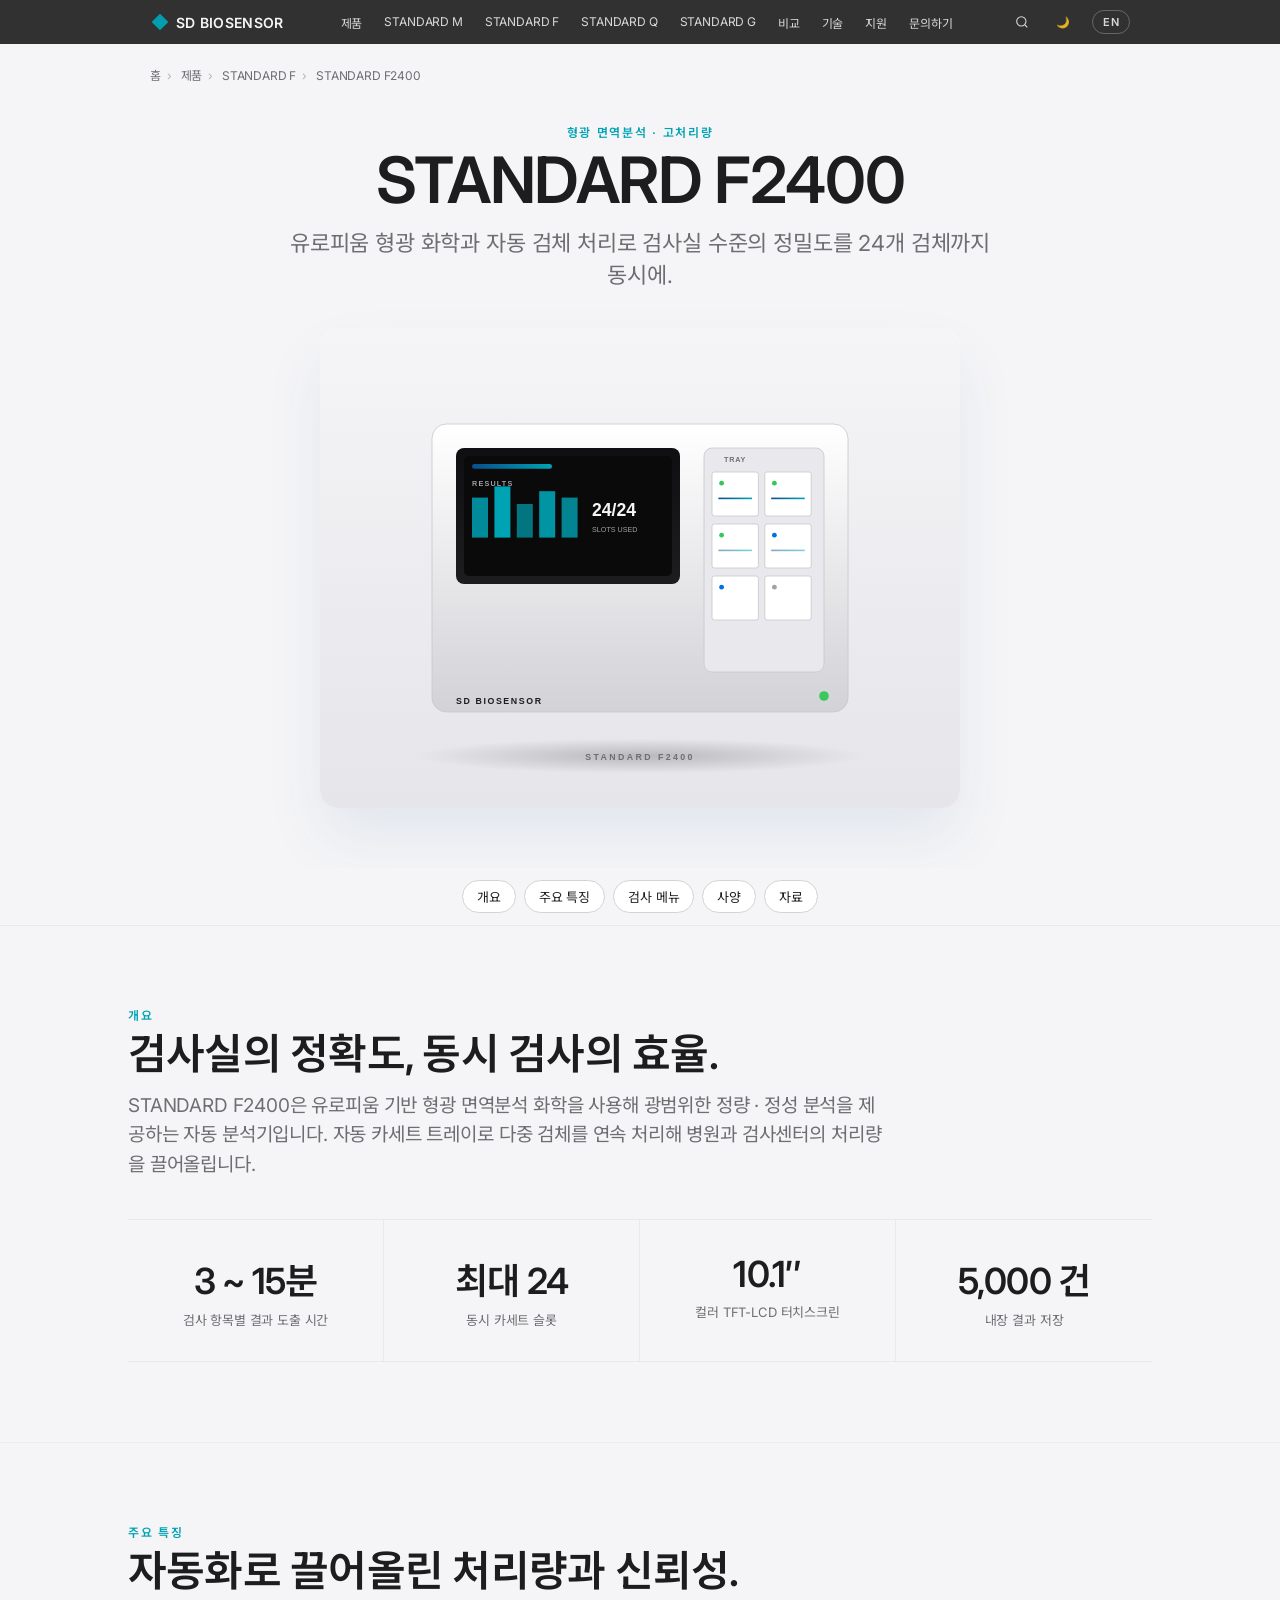
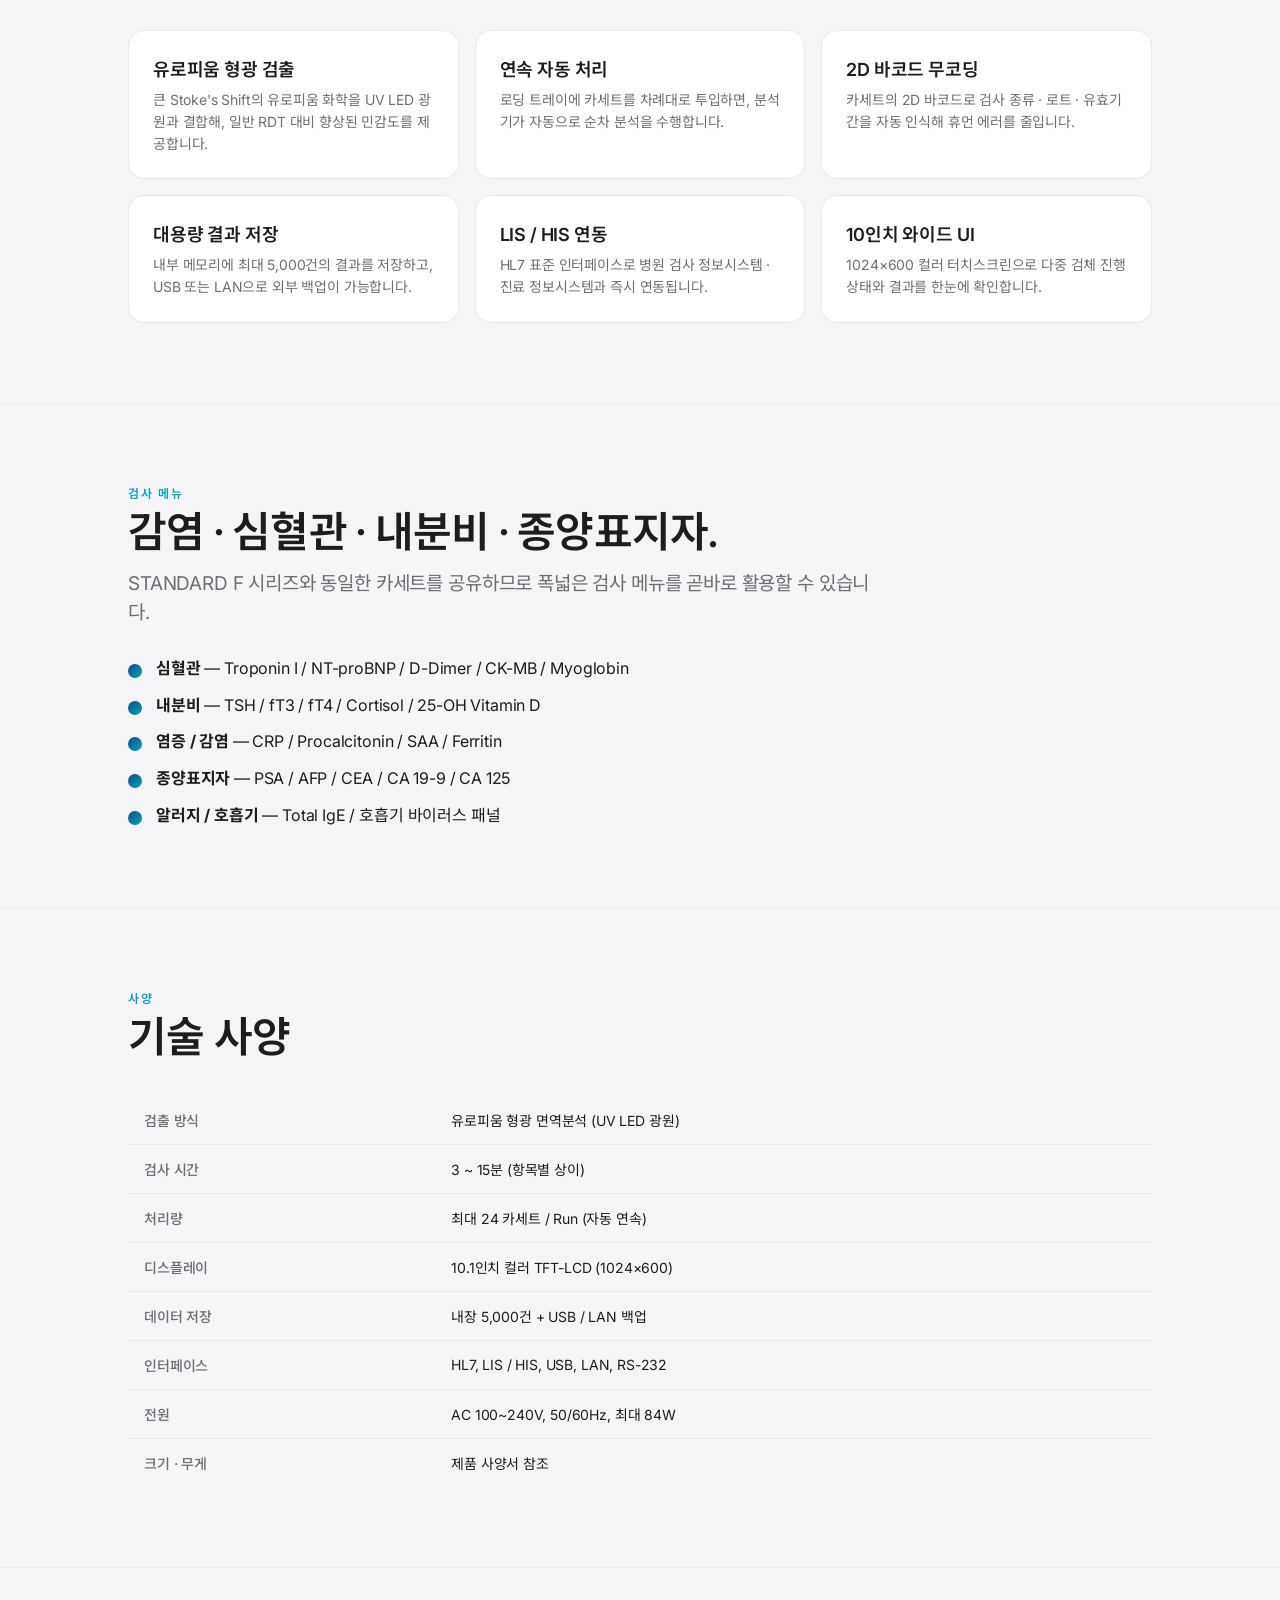
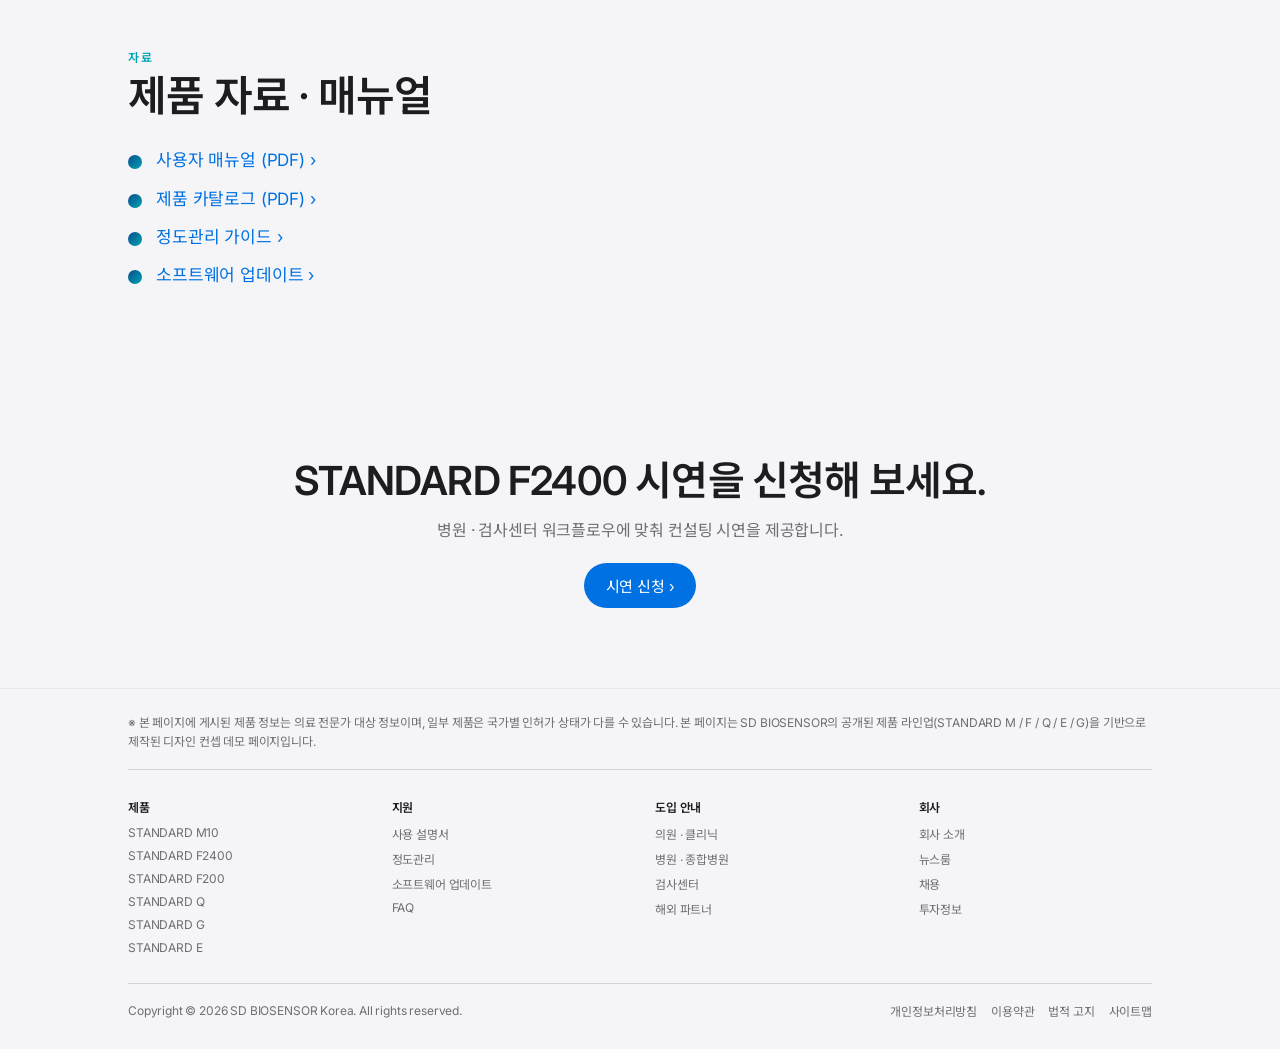
<file: product/f2400.html>
<!DOCTYPE html>
<html lang="ko" data-base="../">
<head>
<meta charset="UTF-8" />
<meta name="viewport" content="width=device-width, initial-scale=1.0" />
<script>
  (function(){try{var t=localStorage.getItem('sd-theme');if(t==='dark')document.documentElement.setAttribute('data-theme','dark');}catch(e){}})();
</script>
<meta name="color-scheme" content="light only" />
<meta name="theme-color" content="#f5f5f7" />
<title>STANDARD F2400 — 고처리량 형광 면역분석기 · SD BIOSENSOR</title>
<meta name="description" content="STANDARD F2400은 다중 검체 연속 처리가 가능한 고처리량 형광 면역분석 시스템입니다." />
<link rel="canonical" href="https://sdbiosensor.kr/product/f2400.html" />
<meta property="og:type" content="website" />
<meta property="og:site_name" content="SD BIOSENSOR" />
<meta property="og:locale" content="ko_KR" />
<meta property="og:url" content="https://sdbiosensor.kr/product/f2400.html" />
<meta property="og:title" content="STANDARD F2400 — 고처리량 형광 면역분석기 · SD BIOSENSOR" />
<meta property="og:description" content="STANDARD F2400은 다중 검체 연속 처리가 가능한 고처리량 형광 면역분석 시스템입니다." />
<meta property="og:image" content="https://sdbiosensor.kr/og-image.svg" />
<meta property="og:image:width" content="1200" />
<meta property="og:image:height" content="630" />
<meta name="twitter:card" content="summary_large_image" />
<meta name="twitter:title" content="STANDARD F2400 — 고처리량 형광 면역분석기 · SD BIOSENSOR" />
<meta name="twitter:description" content="STANDARD F2400은 다중 검체 연속 처리가 가능한 고처리량 형광 면역분석 시스템입니다." />
<meta name="twitter:image" content="https://sdbiosensor.kr/og-image.svg" />
<link rel="icon" type="image/svg+xml" href="../favicon.svg" />
<link rel="stylesheet" href="../css/style.css" />
<link rel="stylesheet" href="../css/sub.css" />
<link rel="preconnect" href="https://fonts.googleapis.com">
<link rel="preconnect" href="https://fonts.gstatic.com" crossorigin>
<link rel="stylesheet" href="https://fonts.googleapis.com/css2?family=Inter:wght@300;400;500;600;700&family=Noto+Sans+KR:wght@300;400;500;600;700&display=swap">
</head>
<body>

<header data-shell="nav"></header>

<nav class="crumb" aria-label="경로">
  <a href="../index.html">홈</a><span>›</span>
  <a href="../index.html#products">제품</a><span>›</span>
  <a href="../index.html#f2400">STANDARD F</a><span>›</span>
  STANDARD F2400
</nav>

<section class="sub-hero">
  <p class="eyebrow">형광 면역분석 · 고처리량</p>
  <h1>STANDARD F2400</h1>
  <p class="sub-tag">유로피움 형광 화학과 자동 검체 처리로 검사실 수준의 정밀도를 24개 검체까지 동시에.</p>
  <img class="sub-hero-img" src="../img/products/f2400.svg" alt="STANDARD F2400 — 고처리량 형광 면역분석기 일러스트" loading="lazy" decoding="async" width="800" height="600" />
</section>

<div class="anchor-nav">
  <div class="anchor-nav-inner">
    <a href="#overview">개요</a>
    <a href="#features">주요 특징</a>
    <a href="#menu">검사 메뉴</a>
    <a href="#spec">사양</a>
    <a href="#docs">자료</a>
  </div>
</div>

<main>
  <section class="sub-section" id="overview">
    <div class="sub-inner">
      <p class="sub-eyebrow">개요</p>
      <h2 class="sub-h2">검사실의 정확도, 동시 검사의 효율.</h2>
      <p class="sub-lede">STANDARD F2400은 유로피움 기반 형광 면역분석 화학을 사용해 광범위한 정량 · 정성 분석을 제공하는 자동 분석기입니다. 자동 카세트 트레이로 다중 검체를 연속 처리해 병원과 검사센터의 처리량을 끌어올립니다.</p>

      <div class="stat-strip">
        <div class="stat"><strong>3 ~ 15분</strong><span>검사 항목별 결과 도출 시간</span></div>
        <div class="stat"><strong>최대 24</strong><span>동시 카세트 슬롯</span></div>
        <div class="stat"><strong>10.1″</strong><span>컬러 TFT-LCD 터치스크린</span></div>
        <div class="stat"><strong>5,000 건</strong><span>내장 결과 저장</span></div>
      </div>
    </div>
  </section>

  <section class="sub-section alt" id="features">
    <div class="sub-inner">
      <p class="sub-eyebrow">주요 특징</p>
      <h2 class="sub-h2">자동화로 끌어올린 처리량과 신뢰성.</h2>

      <div class="feat-grid">
        <div class="feat-card">
          <h3>유로피움 형광 검출</h3>
          <p>큰 Stoke's Shift의 유로피움 화학을 UV LED 광원과 결합해, 일반 RDT 대비 향상된 민감도를 제공합니다.</p>
        </div>
        <div class="feat-card">
          <h3>연속 자동 처리</h3>
          <p>로딩 트레이에 카세트를 차례대로 투입하면, 분석기가 자동으로 순차 분석을 수행합니다.</p>
        </div>
        <div class="feat-card">
          <h3>2D 바코드 무코딩</h3>
          <p>카세트의 2D 바코드로 검사 종류 · 로트 · 유효기간을 자동 인식해 휴먼 에러를 줄입니다.</p>
        </div>
        <div class="feat-card">
          <h3>대용량 결과 저장</h3>
          <p>내부 메모리에 최대 5,000건의 결과를 저장하고, USB 또는 LAN으로 외부 백업이 가능합니다.</p>
        </div>
        <div class="feat-card">
          <h3>LIS / HIS 연동</h3>
          <p>HL7 표준 인터페이스로 병원 검사 정보시스템 · 진료 정보시스템과 즉시 연동됩니다.</p>
        </div>
        <div class="feat-card">
          <h3>10인치 와이드 UI</h3>
          <p>1024×600 컬러 터치스크린으로 다중 검체 진행 상태와 결과를 한눈에 확인합니다.</p>
        </div>
      </div>
    </div>
  </section>

  <section class="sub-section" id="menu">
    <div class="sub-inner">
      <p class="sub-eyebrow">검사 메뉴</p>
      <h2 class="sub-h2">감염 · 심혈관 · 내분비 · 종양표지자.</h2>
      <p class="sub-lede">STANDARD F 시리즈와 동일한 카세트를 공유하므로 폭넓은 검사 메뉴를 곧바로 활용할 수 있습니다.</p>
      <ul class="bullet-list">
        <li><b>심혈관</b> — Troponin I / NT-proBNP / D-Dimer / CK-MB / Myoglobin</li>
        <li><b>내분비</b> — TSH / fT3 / fT4 / Cortisol / 25-OH Vitamin D</li>
        <li><b>염증 / 감염</b> — CRP / Procalcitonin / SAA / Ferritin</li>
        <li><b>종양표지자</b> — PSA / AFP / CEA / CA 19-9 / CA 125</li>
        <li><b>알러지 / 호흡기</b> — Total IgE / 호흡기 바이러스 패널</li>
      </ul>
    </div>
  </section>

  <section class="sub-section alt" id="spec">
    <div class="sub-inner">
      <p class="sub-eyebrow">사양</p>
      <h2 class="sub-h2">기술 사양</h2>
      <table class="spec-table">
        <tr><th>검출 방식</th><td>유로피움 형광 면역분석 (UV LED 광원)</td></tr>
        <tr><th>검사 시간</th><td>3 ~ 15분 (항목별 상이)</td></tr>
        <tr><th>처리량</th><td>최대 24 카세트 / Run (자동 연속)</td></tr>
        <tr><th>디스플레이</th><td>10.1인치 컬러 TFT-LCD (1024×600)</td></tr>
        <tr><th>데이터 저장</th><td>내장 5,000건 + USB / LAN 백업</td></tr>
        <tr><th>인터페이스</th><td>HL7, LIS / HIS, USB, LAN, RS-232</td></tr>
        <tr><th>전원</th><td>AC 100~240V, 50/60Hz, 최대 84W</td></tr>
        <tr><th>크기 · 무게</th><td>제품 사양서 참조</td></tr>
      </table>
    </div>
  </section>

  <section class="sub-section" id="docs">
    <div class="sub-inner">
      <p class="sub-eyebrow">자료</p>
      <h2 class="sub-h2">제품 자료 · 매뉴얼</h2>
      <ul class="bullet-list">
        <li><a href="../support.html#manual" class="link link-blue">사용자 매뉴얼 (PDF) ›</a></li>
        <li><a href="../support.html#manual" class="link link-blue">제품 카탈로그 (PDF) ›</a></li>
        <li><a href="../support.html#qc" class="link link-blue">정도관리 가이드 ›</a></li>
        <li><a href="../support.html#software" class="link link-blue">소프트웨어 업데이트 ›</a></li>
      </ul>
    </div>
  </section>
</main>

<section class="sub-cta">
  <h2>STANDARD F2400 시연을 신청해 보세요.</h2>
  <p>병원 · 검사센터 워크플로우에 맞춰 컨설팅 시연을 제공합니다.</p>
  <a href="../index.html#contact" class="btn-primary btn-on-light">시연 신청 ›</a>
</section>

<footer data-shell="foot"></footer>

<script src="../js/shell.js"></script>
<script src="../js/interactions.js"></script>
</body>
</html>
</file>
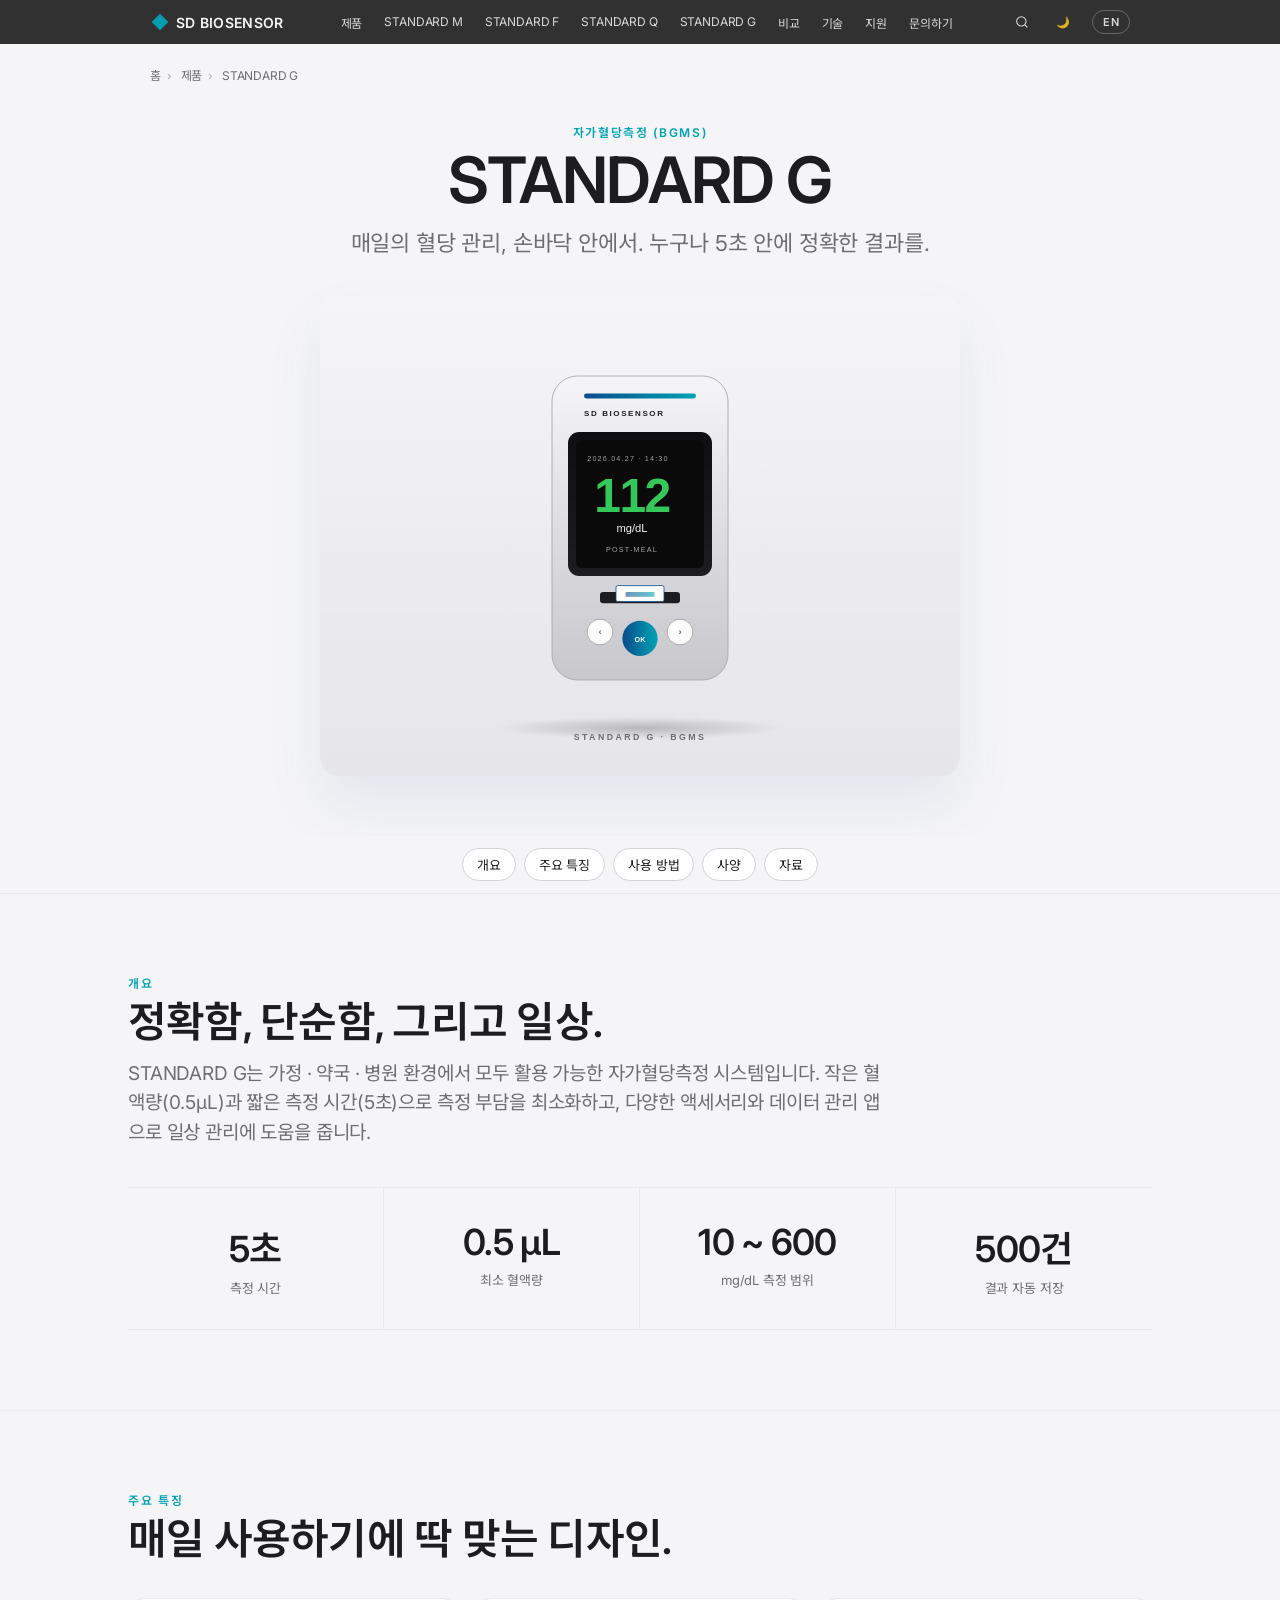
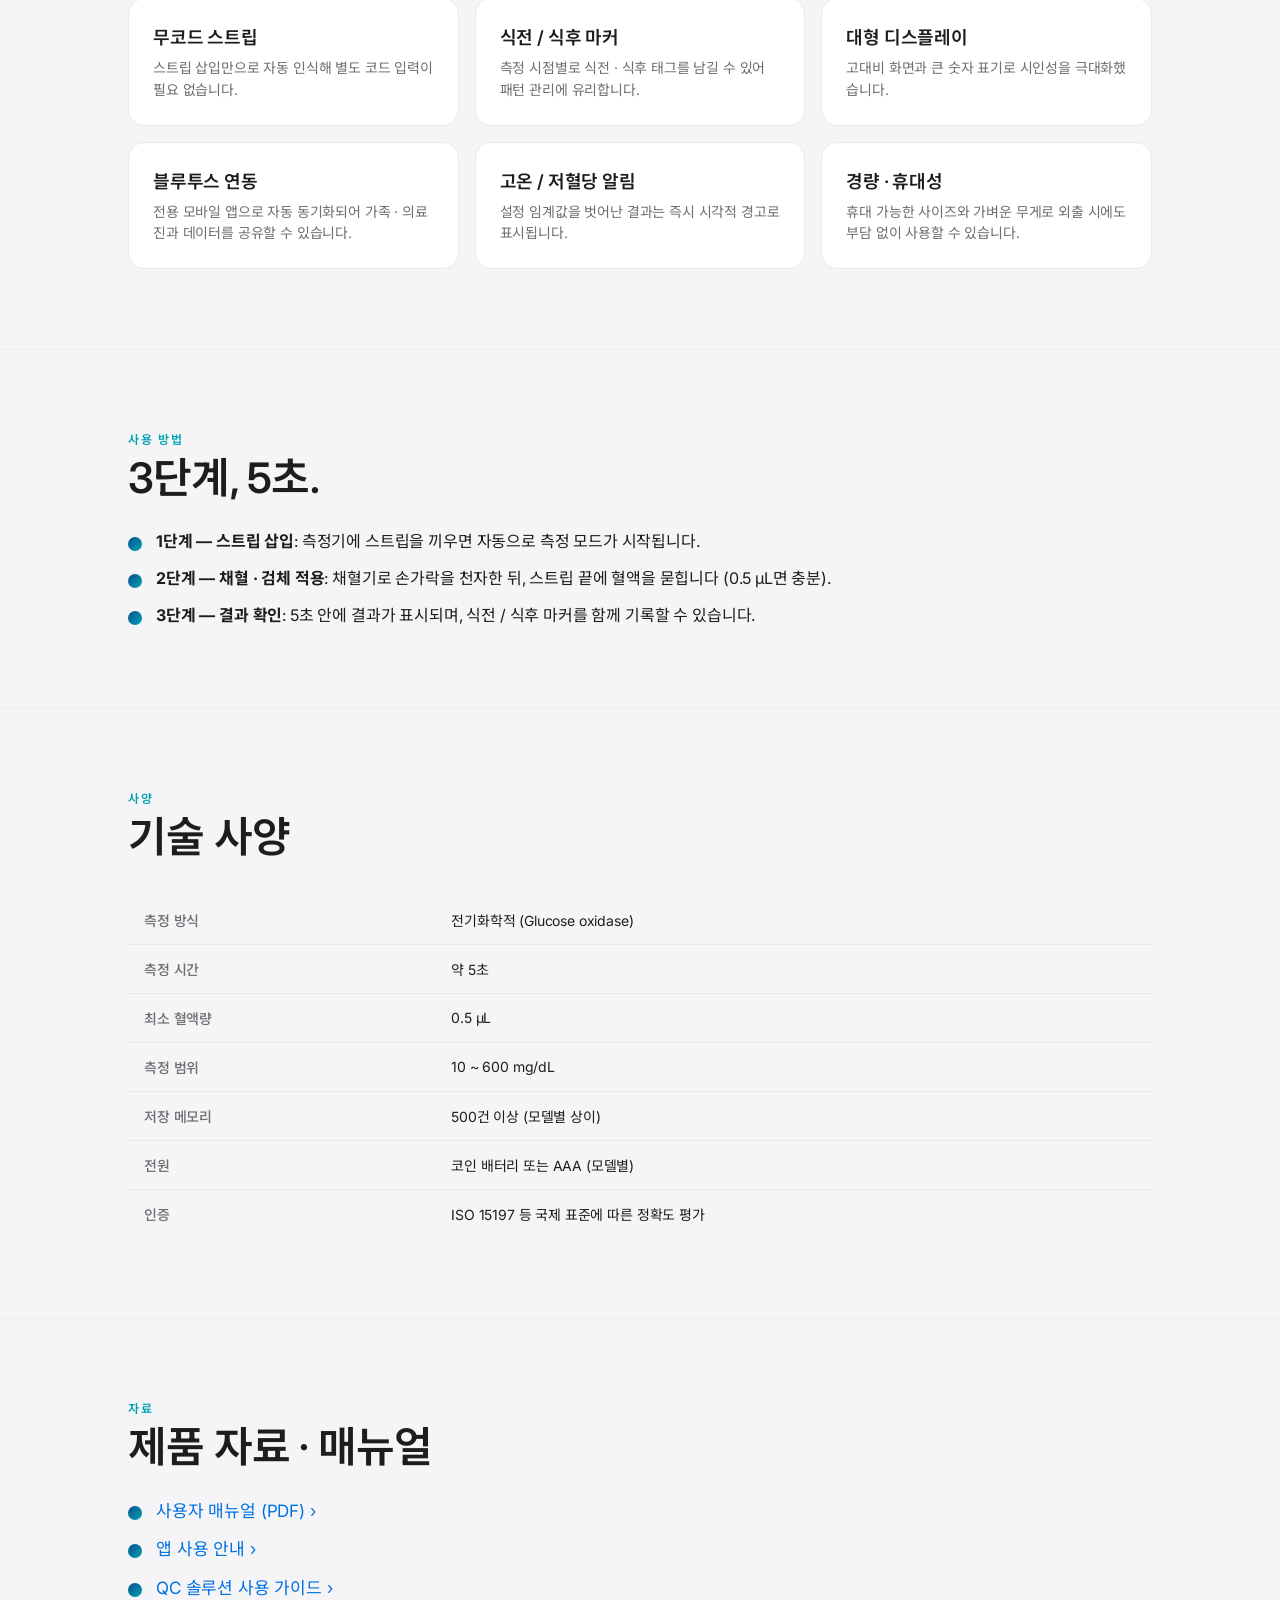
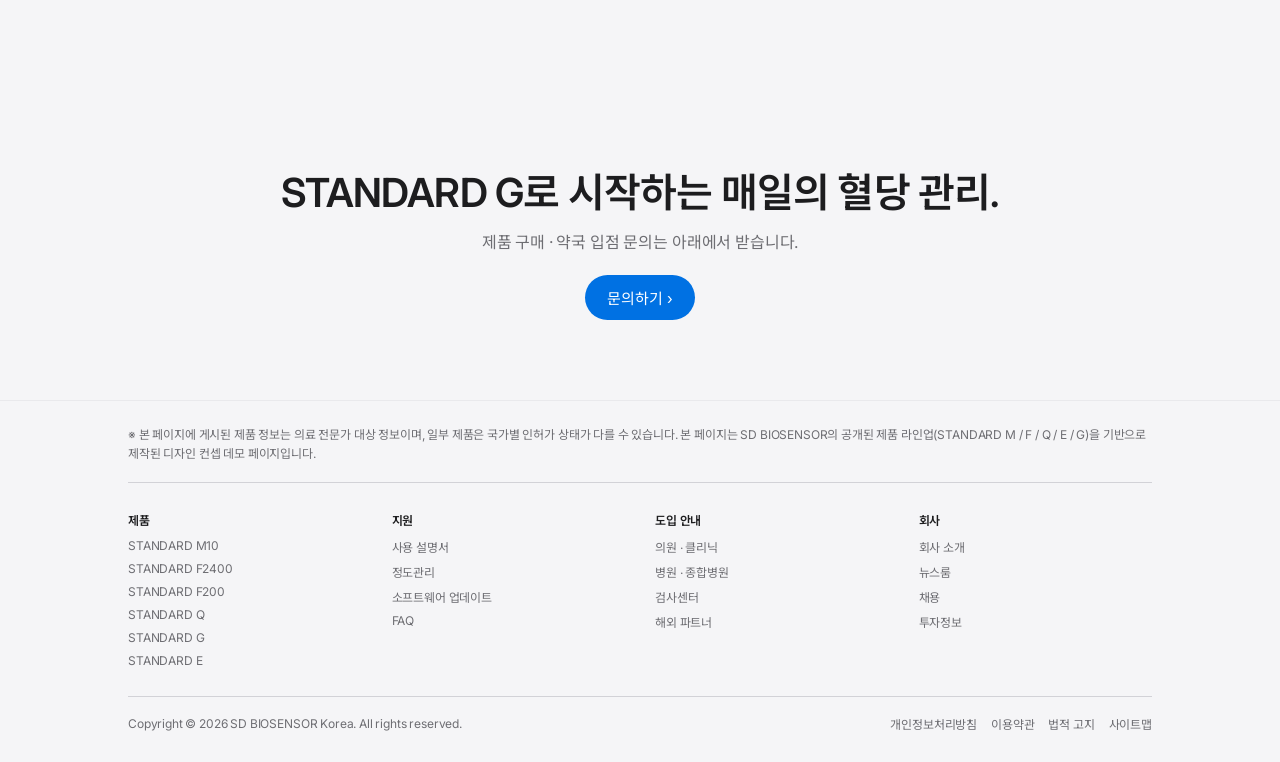
<file: product/g.html>
<!DOCTYPE html>
<html lang="ko" data-base="../">
<head>
<meta charset="UTF-8" />
<meta name="viewport" content="width=device-width, initial-scale=1.0" />
<script>
  (function(){try{var t=localStorage.getItem('sd-theme');if(t==='dark')document.documentElement.setAttribute('data-theme','dark');}catch(e){}})();
</script>
<meta name="color-scheme" content="light only" />
<meta name="theme-color" content="#f5f5f7" />
<title>STANDARD G — 자가혈당측정 시스템 · SD BIOSENSOR</title>
<meta name="description" content="STANDARD G는 누구나 손쉽게 사용할 수 있도록 설계된 자가혈당측정(BGMS) 시스템입니다." />
<link rel="canonical" href="https://sdbiosensor.kr/product/g.html" />
<meta property="og:type" content="website" />
<meta property="og:site_name" content="SD BIOSENSOR" />
<meta property="og:locale" content="ko_KR" />
<meta property="og:url" content="https://sdbiosensor.kr/product/g.html" />
<meta property="og:title" content="STANDARD G — 자가혈당측정 시스템 · SD BIOSENSOR" />
<meta property="og:description" content="STANDARD G는 누구나 손쉽게 사용할 수 있도록 설계된 자가혈당측정(BGMS) 시스템입니다." />
<meta property="og:image" content="https://sdbiosensor.kr/og-image.svg" />
<meta property="og:image:width" content="1200" />
<meta property="og:image:height" content="630" />
<meta name="twitter:card" content="summary_large_image" />
<meta name="twitter:title" content="STANDARD G — 자가혈당측정 시스템 · SD BIOSENSOR" />
<meta name="twitter:description" content="STANDARD G는 누구나 손쉽게 사용할 수 있도록 설계된 자가혈당측정(BGMS) 시스템입니다." />
<meta name="twitter:image" content="https://sdbiosensor.kr/og-image.svg" />
<link rel="icon" type="image/svg+xml" href="../favicon.svg" />
<link rel="stylesheet" href="../css/style.css" />
<link rel="stylesheet" href="../css/sub.css" />
<link rel="preconnect" href="https://fonts.googleapis.com">
<link rel="preconnect" href="https://fonts.gstatic.com" crossorigin>
<link rel="stylesheet" href="https://fonts.googleapis.com/css2?family=Inter:wght@300;400;500;600;700&family=Noto+Sans+KR:wght@300;400;500;600;700&display=swap">
</head>
<body>

<header data-shell="nav"></header>

<nav class="crumb" aria-label="경로">
  <a href="../index.html">홈</a><span>›</span>
  <a href="../index.html#products">제품</a><span>›</span>
  STANDARD G
</nav>

<section class="sub-hero">
  <p class="eyebrow">자가혈당측정 (BGMS)</p>
  <h1>STANDARD G</h1>
  <p class="sub-tag">매일의 혈당 관리, 손바닥 안에서. 누구나 5초 안에 정확한 결과를.</p>
  <img class="sub-hero-img" src="../img/products/g.svg" alt="STANDARD G — 자가혈당측정 시스템 일러스트" loading="lazy" decoding="async" width="800" height="600" />
</section>

<div class="anchor-nav">
  <div class="anchor-nav-inner">
    <a href="#overview">개요</a>
    <a href="#features">주요 특징</a>
    <a href="#use">사용 방법</a>
    <a href="#spec">사양</a>
    <a href="#docs">자료</a>
  </div>
</div>

<main>
  <section class="sub-section" id="overview">
    <div class="sub-inner">
      <p class="sub-eyebrow">개요</p>
      <h2 class="sub-h2">정확함, 단순함, 그리고 일상.</h2>
      <p class="sub-lede">STANDARD G는 가정 · 약국 · 병원 환경에서 모두 활용 가능한 자가혈당측정 시스템입니다. 작은 혈액량(0.5μL)과 짧은 측정 시간(5초)으로 측정 부담을 최소화하고, 다양한 액세서리와 데이터 관리 앱으로 일상 관리에 도움을 줍니다.</p>

      <div class="stat-strip">
        <div class="stat"><strong>5초</strong><span>측정 시간</span></div>
        <div class="stat"><strong>0.5 μL</strong><span>최소 혈액량</span></div>
        <div class="stat"><strong>10 ~ 600</strong><span>mg/dL 측정 범위</span></div>
        <div class="stat"><strong>500건</strong><span>결과 자동 저장</span></div>
      </div>
    </div>
  </section>

  <section class="sub-section alt" id="features">
    <div class="sub-inner">
      <p class="sub-eyebrow">주요 특징</p>
      <h2 class="sub-h2">매일 사용하기에 딱 맞는 디자인.</h2>
      <div class="feat-grid">
        <div class="feat-card">
          <h3>무코드 스트립</h3>
          <p>스트립 삽입만으로 자동 인식해 별도 코드 입력이 필요 없습니다.</p>
        </div>
        <div class="feat-card">
          <h3>식전 / 식후 마커</h3>
          <p>측정 시점별로 식전 · 식후 태그를 남길 수 있어 패턴 관리에 유리합니다.</p>
        </div>
        <div class="feat-card">
          <h3>대형 디스플레이</h3>
          <p>고대비 화면과 큰 숫자 표기로 시인성을 극대화했습니다.</p>
        </div>
        <div class="feat-card">
          <h3>블루투스 연동</h3>
          <p>전용 모바일 앱으로 자동 동기화되어 가족 · 의료진과 데이터를 공유할 수 있습니다.</p>
        </div>
        <div class="feat-card">
          <h3>고온 / 저혈당 알림</h3>
          <p>설정 임계값을 벗어난 결과는 즉시 시각적 경고로 표시됩니다.</p>
        </div>
        <div class="feat-card">
          <h3>경량 · 휴대성</h3>
          <p>휴대 가능한 사이즈와 가벼운 무게로 외출 시에도 부담 없이 사용할 수 있습니다.</p>
        </div>
      </div>
    </div>
  </section>

  <section class="sub-section" id="use">
    <div class="sub-inner">
      <p class="sub-eyebrow">사용 방법</p>
      <h2 class="sub-h2">3단계, 5초.</h2>
      <ul class="bullet-list">
        <li><b>1단계 — 스트립 삽입</b>: 측정기에 스트립을 끼우면 자동으로 측정 모드가 시작됩니다.</li>
        <li><b>2단계 — 채혈 · 검체 적용</b>: 채혈기로 손가락을 천자한 뒤, 스트립 끝에 혈액을 묻힙니다 (0.5 μL면 충분).</li>
        <li><b>3단계 — 결과 확인</b>: 5초 안에 결과가 표시되며, 식전 / 식후 마커를 함께 기록할 수 있습니다.</li>
      </ul>
    </div>
  </section>

  <section class="sub-section alt" id="spec">
    <div class="sub-inner">
      <p class="sub-eyebrow">사양</p>
      <h2 class="sub-h2">기술 사양</h2>
      <table class="spec-table">
        <tr><th>측정 방식</th><td>전기화학적 (Glucose oxidase)</td></tr>
        <tr><th>측정 시간</th><td>약 5초</td></tr>
        <tr><th>최소 혈액량</th><td>0.5 μL</td></tr>
        <tr><th>측정 범위</th><td>10 ~ 600 mg/dL</td></tr>
        <tr><th>저장 메모리</th><td>500건 이상 (모델별 상이)</td></tr>
        <tr><th>전원</th><td>코인 배터리 또는 AAA (모델별)</td></tr>
        <tr><th>인증</th><td>ISO 15197 등 국제 표준에 따른 정확도 평가</td></tr>
      </table>
    </div>
  </section>

  <section class="sub-section" id="docs">
    <div class="sub-inner">
      <p class="sub-eyebrow">자료</p>
      <h2 class="sub-h2">제품 자료 · 매뉴얼</h2>
      <ul class="bullet-list">
        <li><a href="../support.html#manual" class="link link-blue">사용자 매뉴얼 (PDF) ›</a></li>
        <li><a href="../support.html#manual" class="link link-blue">앱 사용 안내 ›</a></li>
        <li><a href="../support.html#qc" class="link link-blue">QC 솔루션 사용 가이드 ›</a></li>
      </ul>
    </div>
  </section>
</main>

<section class="sub-cta">
  <h2>STANDARD G로 시작하는 매일의 혈당 관리.</h2>
  <p>제품 구매 · 약국 입점 문의는 아래에서 받습니다.</p>
  <a href="../index.html#contact" class="btn-primary btn-on-light">문의하기 ›</a>
</section>

<footer data-shell="foot"></footer>

<script src="../js/shell.js"></script>
<script src="../js/interactions.js"></script>
</body>
</html>
</file>
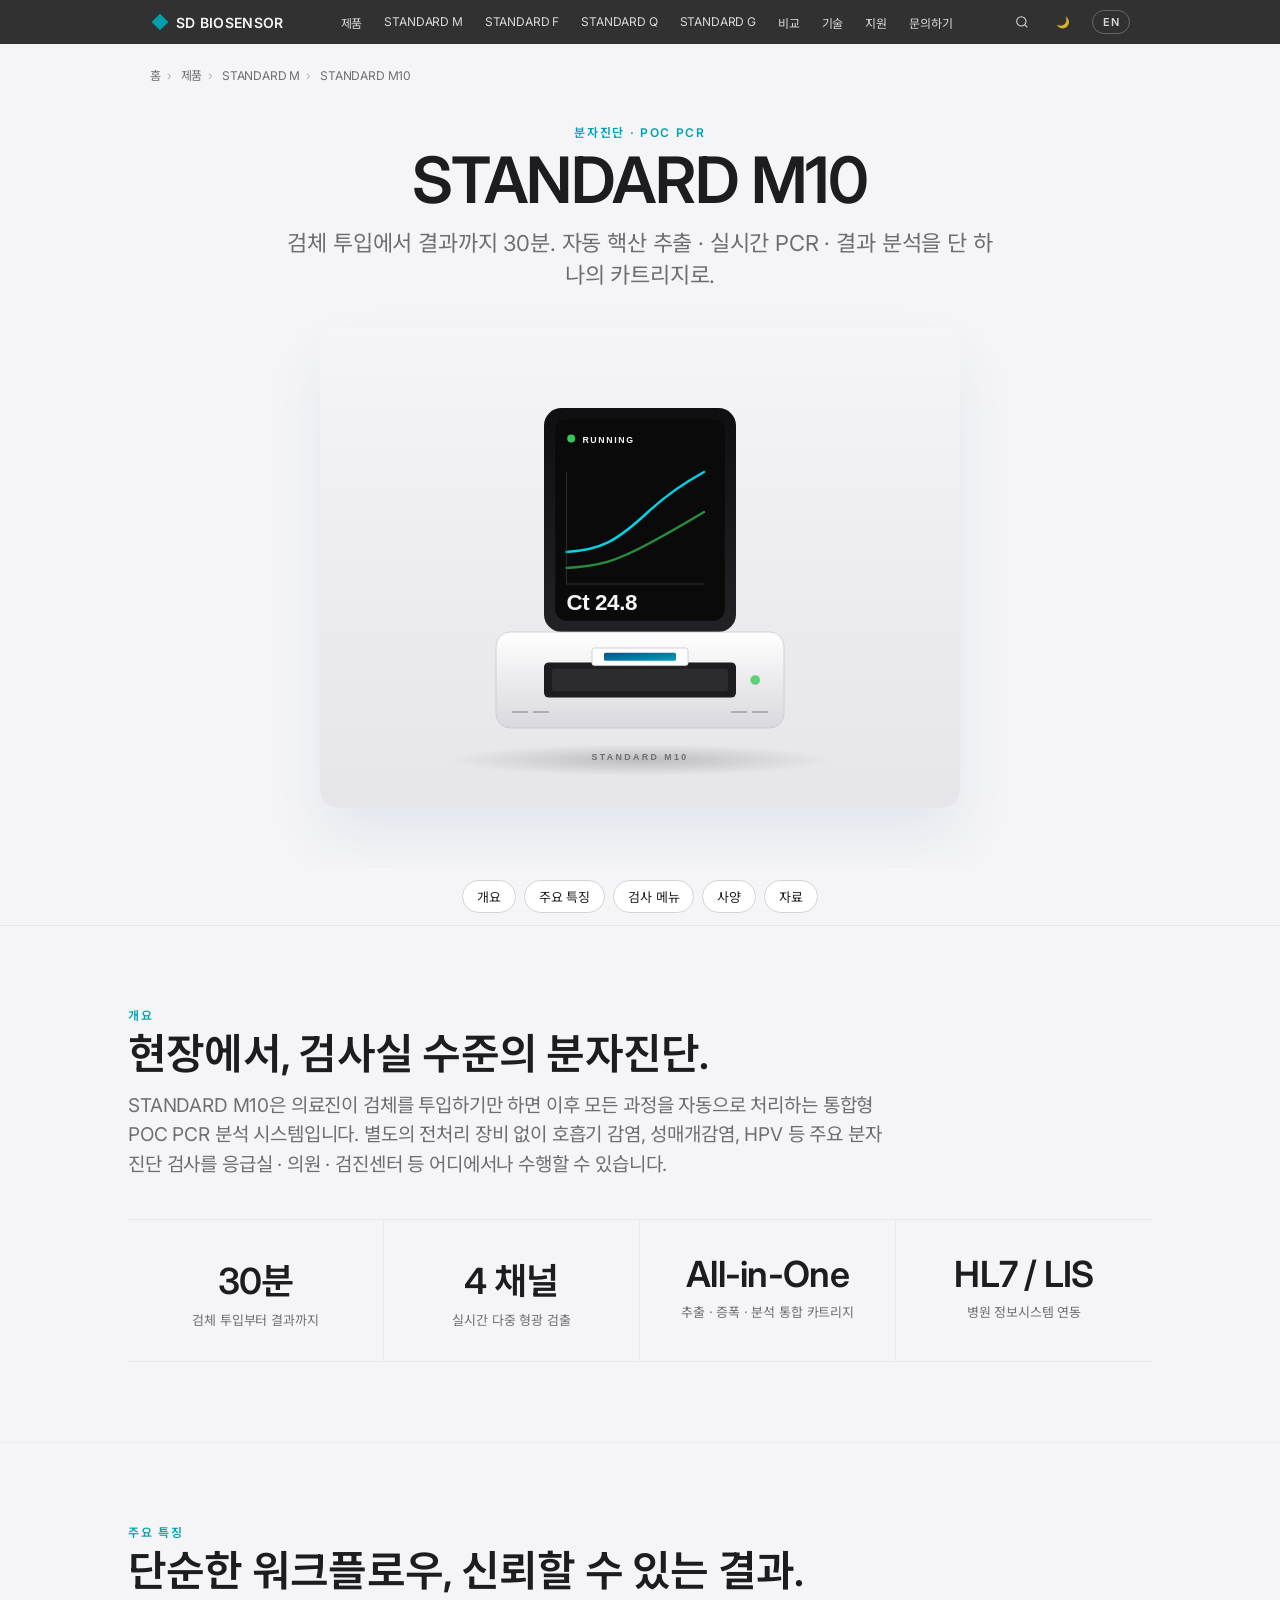
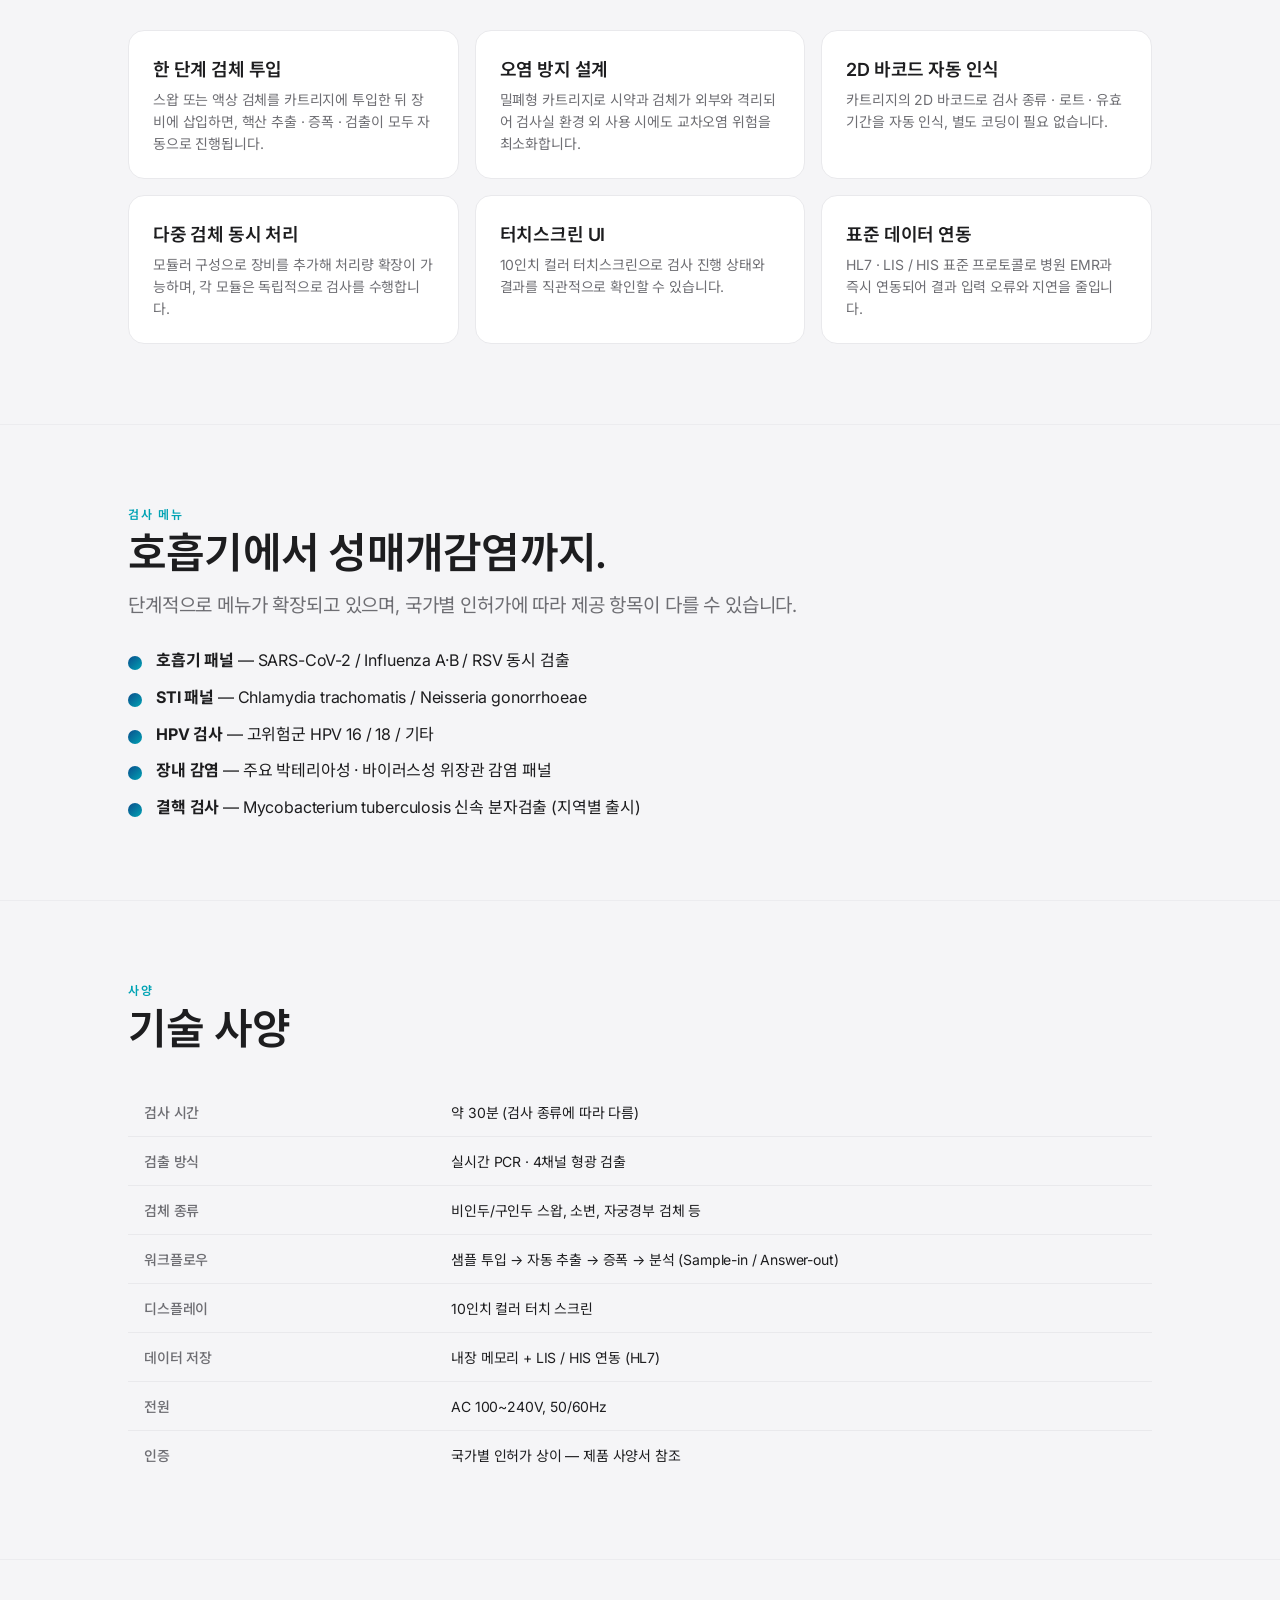
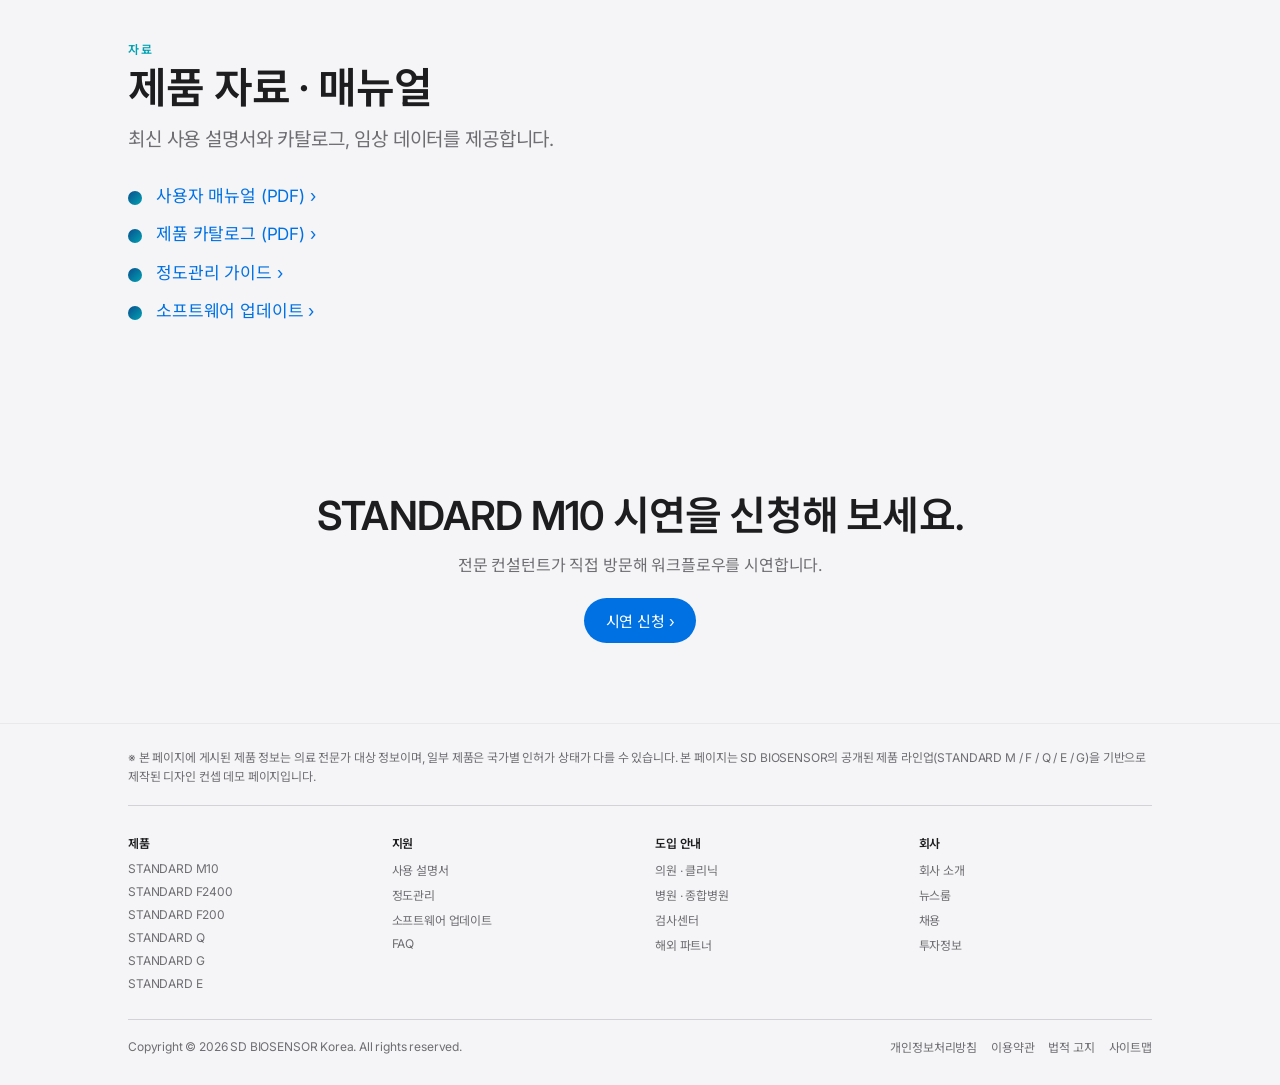
<file: product/m10.html>
<!DOCTYPE html>
<html lang="ko" data-base="../">
<head>
<meta charset="UTF-8" />
<meta name="viewport" content="width=device-width, initial-scale=1.0" />
<script>
  (function(){try{var t=localStorage.getItem('sd-theme');if(t==='dark')document.documentElement.setAttribute('data-theme','dark');}catch(e){}})();
</script>
<meta name="color-scheme" content="light only" />
<meta name="theme-color" content="#f5f5f7" />
<title>STANDARD M10 — POC 분자진단 시스템 · SD BIOSENSOR</title>
<meta name="description" content="STANDARD M10은 검체 투입에서 결과까지 30분 만에 검사실 수준의 PCR 결과를 제공하는 차세대 POC 분자진단 시스템입니다." />
<link rel="canonical" href="https://sdbiosensor.kr/product/m10.html" />
<meta property="og:type" content="website" />
<meta property="og:site_name" content="SD BIOSENSOR" />
<meta property="og:locale" content="ko_KR" />
<meta property="og:url" content="https://sdbiosensor.kr/product/m10.html" />
<meta property="og:title" content="STANDARD M10 — POC 분자진단 시스템 · SD BIOSENSOR" />
<meta property="og:description" content="STANDARD M10은 검체 투입에서 결과까지 30분 만에 검사실 수준의 PCR 결과를 제공하는 차세대 POC 분자진단 시스템입니다." />
<meta property="og:image" content="https://sdbiosensor.kr/og-image.svg" />
<meta property="og:image:width" content="1200" />
<meta property="og:image:height" content="630" />
<meta name="twitter:card" content="summary_large_image" />
<meta name="twitter:title" content="STANDARD M10 — POC 분자진단 시스템 · SD BIOSENSOR" />
<meta name="twitter:description" content="STANDARD M10은 검체 투입에서 결과까지 30분 만에 검사실 수준의 PCR 결과를 제공하는 차세대 POC 분자진단 시스템입니다." />
<meta name="twitter:image" content="https://sdbiosensor.kr/og-image.svg" />
<link rel="icon" type="image/svg+xml" href="../favicon.svg" />
<link rel="stylesheet" href="../css/style.css" />
<link rel="stylesheet" href="../css/sub.css" />
<link rel="preconnect" href="https://fonts.googleapis.com">
<link rel="preconnect" href="https://fonts.gstatic.com" crossorigin>
<link rel="stylesheet" href="https://fonts.googleapis.com/css2?family=Inter:wght@300;400;500;600;700&family=Noto+Sans+KR:wght@300;400;500;600;700&display=swap">
</head>
<body>

<header data-shell="nav"></header>

<nav class="crumb" aria-label="경로">
  <a href="../index.html">홈</a><span>›</span>
  <a href="../index.html#products">제품</a><span>›</span>
  <a href="../index.html#m10">STANDARD M</a><span>›</span>
  STANDARD M10
</nav>

<section class="sub-hero">
  <p class="eyebrow">분자진단 · POC PCR</p>
  <h1>STANDARD M10</h1>
  <p class="sub-tag">검체 투입에서 결과까지 30분. 자동 핵산 추출 · 실시간 PCR · 결과 분석을 단 하나의 카트리지로.</p>
  <img class="sub-hero-img" src="../img/products/m10.svg" alt="STANDARD M10 — POC PCR 분자진단 시스템 일러스트" loading="lazy" decoding="async" width="800" height="600" />
</section>

<div class="anchor-nav">
  <div class="anchor-nav-inner">
    <a href="#overview">개요</a>
    <a href="#features">주요 특징</a>
    <a href="#menu">검사 메뉴</a>
    <a href="#spec">사양</a>
    <a href="#docs">자료</a>
  </div>
</div>

<main>
  <section class="sub-section" id="overview">
    <div class="sub-inner">
      <p class="sub-eyebrow">개요</p>
      <h2 class="sub-h2">현장에서, 검사실 수준의 분자진단.</h2>
      <p class="sub-lede">STANDARD M10은 의료진이 검체를 투입하기만 하면 이후 모든 과정을 자동으로 처리하는 통합형 POC PCR 분석 시스템입니다. 별도의 전처리 장비 없이 호흡기 감염, 성매개감염, HPV 등 주요 분자진단 검사를 응급실 · 의원 · 검진센터 등 어디에서나 수행할 수 있습니다.</p>

      <div class="stat-strip">
        <div class="stat"><strong>30분</strong><span>검체 투입부터 결과까지</span></div>
        <div class="stat"><strong>4 채널</strong><span>실시간 다중 형광 검출</span></div>
        <div class="stat"><strong>All-in-One</strong><span>추출 · 증폭 · 분석 통합 카트리지</span></div>
        <div class="stat"><strong>HL7 / LIS</strong><span>병원 정보시스템 연동</span></div>
      </div>
    </div>
  </section>

  <section class="sub-section alt" id="features">
    <div class="sub-inner">
      <p class="sub-eyebrow">주요 특징</p>
      <h2 class="sub-h2">단순한 워크플로우, 신뢰할 수 있는 결과.</h2>

      <div class="feat-grid">
        <div class="feat-card">
          <h3>한 단계 검체 투입</h3>
          <p>스왑 또는 액상 검체를 카트리지에 투입한 뒤 장비에 삽입하면, 핵산 추출 · 증폭 · 검출이 모두 자동으로 진행됩니다.</p>
        </div>
        <div class="feat-card">
          <h3>오염 방지 설계</h3>
          <p>밀폐형 카트리지로 시약과 검체가 외부와 격리되어 검사실 환경 외 사용 시에도 교차오염 위험을 최소화합니다.</p>
        </div>
        <div class="feat-card">
          <h3>2D 바코드 자동 인식</h3>
          <p>카트리지의 2D 바코드로 검사 종류 · 로트 · 유효기간을 자동 인식, 별도 코딩이 필요 없습니다.</p>
        </div>
        <div class="feat-card">
          <h3>다중 검체 동시 처리</h3>
          <p>모듈러 구성으로 장비를 추가해 처리량 확장이 가능하며, 각 모듈은 독립적으로 검사를 수행합니다.</p>
        </div>
        <div class="feat-card">
          <h3>터치스크린 UI</h3>
          <p>10인치 컬러 터치스크린으로 검사 진행 상태와 결과를 직관적으로 확인할 수 있습니다.</p>
        </div>
        <div class="feat-card">
          <h3>표준 데이터 연동</h3>
          <p>HL7 · LIS / HIS 표준 프로토콜로 병원 EMR과 즉시 연동되어 결과 입력 오류와 지연을 줄입니다.</p>
        </div>
      </div>
    </div>
  </section>

  <section class="sub-section" id="menu">
    <div class="sub-inner">
      <p class="sub-eyebrow">검사 메뉴</p>
      <h2 class="sub-h2">호흡기에서 성매개감염까지.</h2>
      <p class="sub-lede">단계적으로 메뉴가 확장되고 있으며, 국가별 인허가에 따라 제공 항목이 다를 수 있습니다.</p>
      <ul class="bullet-list">
        <li><b>호흡기 패널</b> — SARS-CoV-2 / Influenza A·B / RSV 동시 검출</li>
        <li><b>STI 패널</b> — Chlamydia trachomatis / Neisseria gonorrhoeae</li>
        <li><b>HPV 검사</b> — 고위험군 HPV 16 / 18 / 기타</li>
        <li><b>장내 감염</b> — 주요 박테리아성 · 바이러스성 위장관 감염 패널</li>
        <li><b>결핵 검사</b> — Mycobacterium tuberculosis 신속 분자검출 (지역별 출시)</li>
      </ul>
    </div>
  </section>

  <section class="sub-section alt" id="spec">
    <div class="sub-inner">
      <p class="sub-eyebrow">사양</p>
      <h2 class="sub-h2">기술 사양</h2>

      <table class="spec-table">
        <tr><th>검사 시간</th><td>약 30분 (검사 종류에 따라 다름)</td></tr>
        <tr><th>검출 방식</th><td>실시간 PCR · 4채널 형광 검출</td></tr>
        <tr><th>검체 종류</th><td>비인두/구인두 스왑, 소변, 자궁경부 검체 등</td></tr>
        <tr><th>워크플로우</th><td>샘플 투입 → 자동 추출 → 증폭 → 분석 (Sample-in / Answer-out)</td></tr>
        <tr><th>디스플레이</th><td>10인치 컬러 터치 스크린</td></tr>
        <tr><th>데이터 저장</th><td>내장 메모리 + LIS / HIS 연동 (HL7)</td></tr>
        <tr><th>전원</th><td>AC 100~240V, 50/60Hz</td></tr>
        <tr><th>인증</th><td>국가별 인허가 상이 — 제품 사양서 참조</td></tr>
      </table>
    </div>
  </section>

  <section class="sub-section" id="docs">
    <div class="sub-inner">
      <p class="sub-eyebrow">자료</p>
      <h2 class="sub-h2">제품 자료 · 매뉴얼</h2>
      <p class="sub-lede">최신 사용 설명서와 카탈로그, 임상 데이터를 제공합니다.</p>
      <ul class="bullet-list">
        <li><a href="../support.html#manual" class="link link-blue">사용자 매뉴얼 (PDF) ›</a></li>
        <li><a href="../support.html#manual" class="link link-blue">제품 카탈로그 (PDF) ›</a></li>
        <li><a href="../support.html#qc" class="link link-blue">정도관리 가이드 ›</a></li>
        <li><a href="../support.html#software" class="link link-blue">소프트웨어 업데이트 ›</a></li>
      </ul>
    </div>
  </section>
</main>

<section class="sub-cta">
  <h2>STANDARD M10 시연을 신청해 보세요.</h2>
  <p>전문 컨설턴트가 직접 방문해 워크플로우를 시연합니다.</p>
  <a href="../index.html#contact" class="btn-primary btn-on-light">시연 신청 ›</a>
</section>

<footer data-shell="foot"></footer>

<script src="../js/shell.js"></script>
<script src="../js/interactions.js"></script>
</body>
</html>
</file>
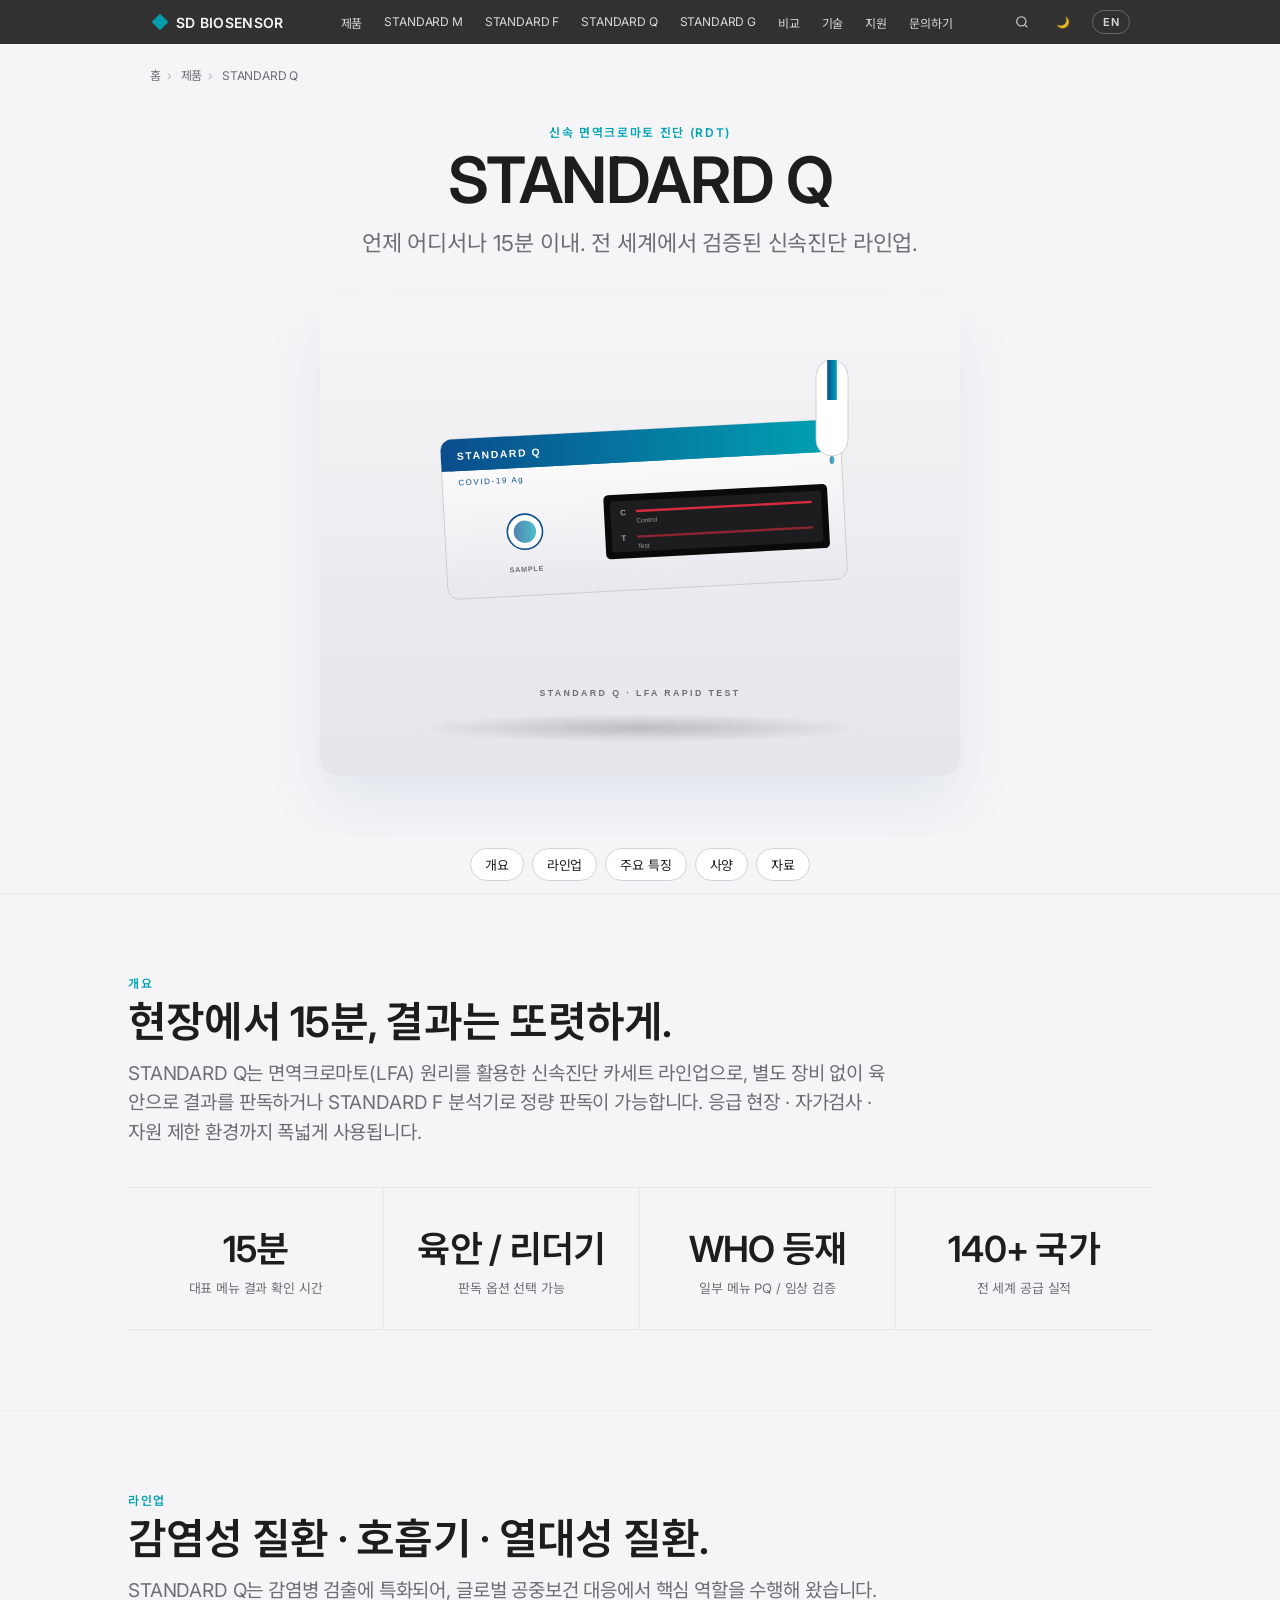
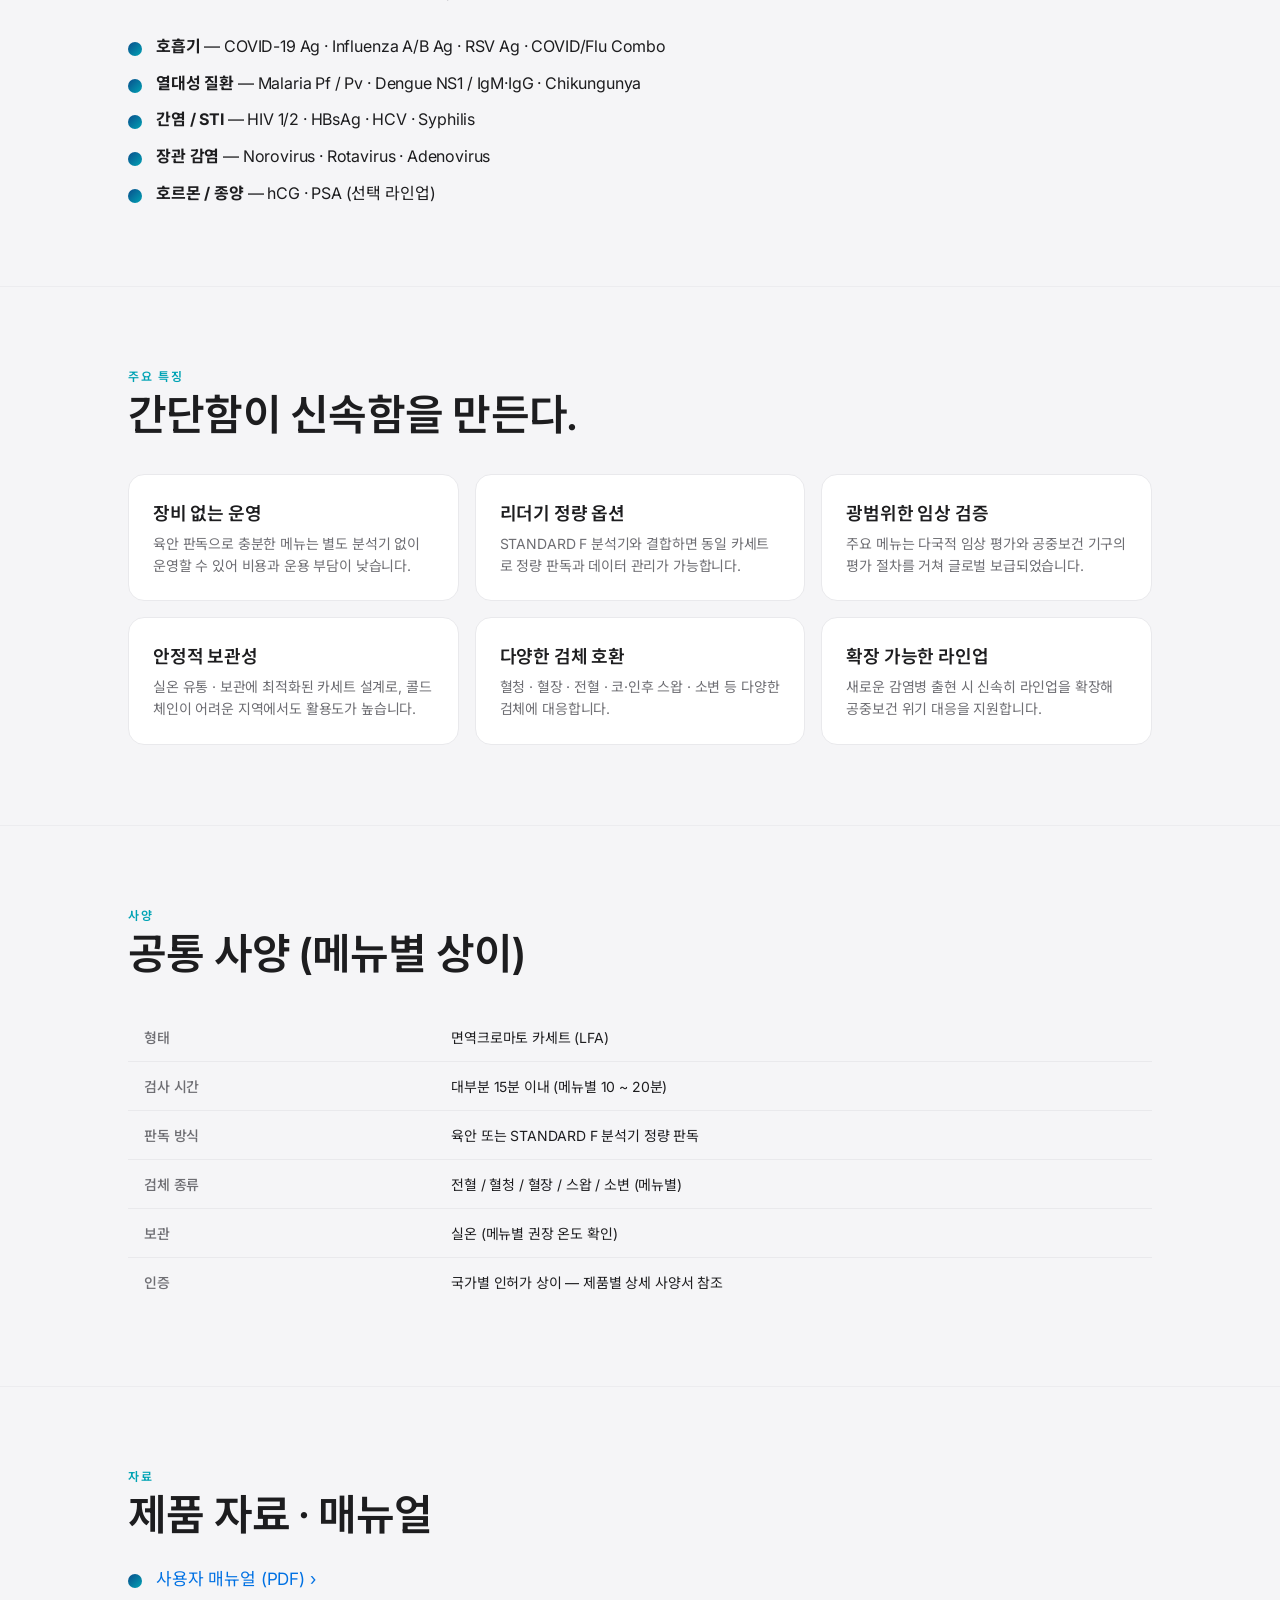
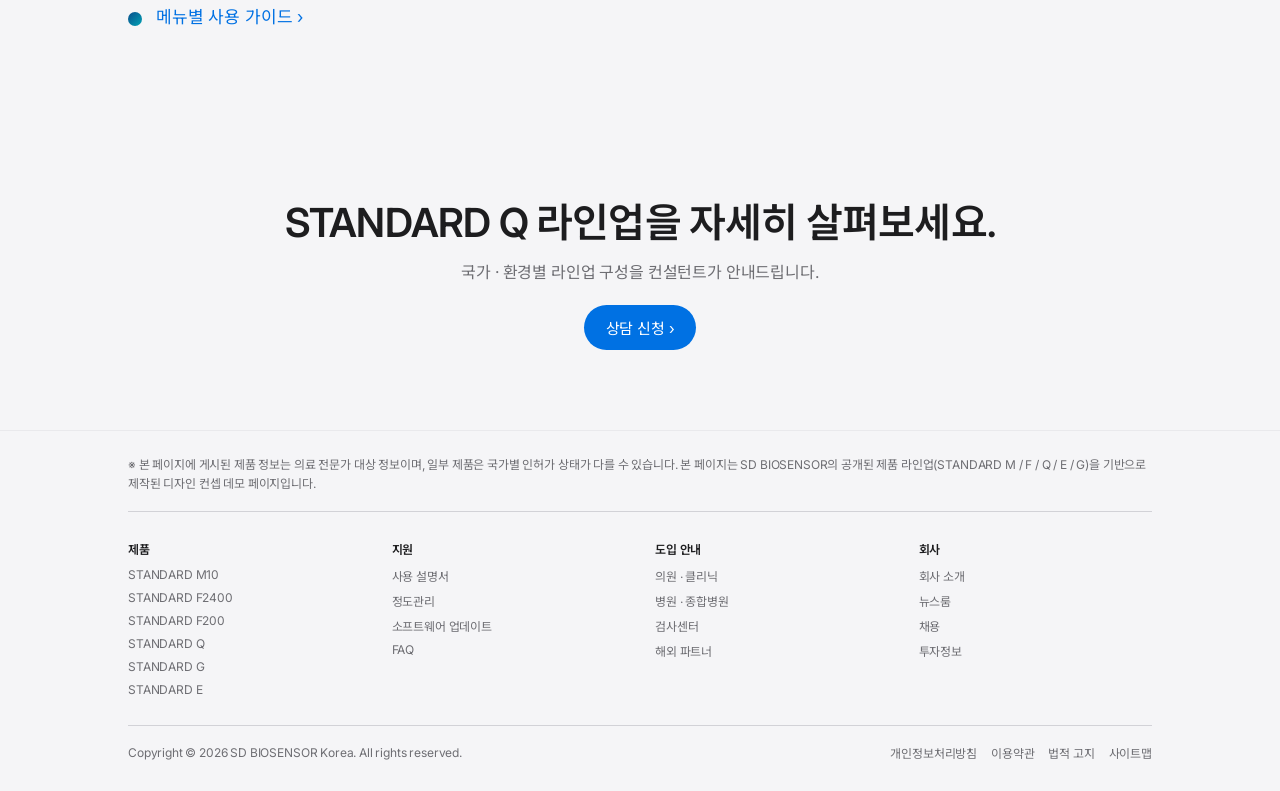
<file: product/q.html>
<!DOCTYPE html>
<html lang="ko" data-base="../">
<head>
<meta charset="UTF-8" />
<meta name="viewport" content="width=device-width, initial-scale=1.0" />
<script>
  (function(){try{var t=localStorage.getItem('sd-theme');if(t==='dark')document.documentElement.setAttribute('data-theme','dark');}catch(e){}})();
</script>
<meta name="color-scheme" content="light only" />
<meta name="theme-color" content="#f5f5f7" />
<title>STANDARD Q — 신속 면역크로마토 진단 · SD BIOSENSOR</title>
<meta name="description" content="STANDARD Q는 15분 이내 결과를 제공하는 신속 면역크로마토 진단 키트 라인업입니다." />
<link rel="canonical" href="https://sdbiosensor.kr/product/q.html" />
<meta property="og:type" content="website" />
<meta property="og:site_name" content="SD BIOSENSOR" />
<meta property="og:locale" content="ko_KR" />
<meta property="og:url" content="https://sdbiosensor.kr/product/q.html" />
<meta property="og:title" content="STANDARD Q — 신속 면역크로마토 진단 · SD BIOSENSOR" />
<meta property="og:description" content="STANDARD Q는 15분 이내 결과를 제공하는 신속 면역크로마토 진단 키트 라인업입니다." />
<meta property="og:image" content="https://sdbiosensor.kr/og-image.svg" />
<meta property="og:image:width" content="1200" />
<meta property="og:image:height" content="630" />
<meta name="twitter:card" content="summary_large_image" />
<meta name="twitter:title" content="STANDARD Q — 신속 면역크로마토 진단 · SD BIOSENSOR" />
<meta name="twitter:description" content="STANDARD Q는 15분 이내 결과를 제공하는 신속 면역크로마토 진단 키트 라인업입니다." />
<meta name="twitter:image" content="https://sdbiosensor.kr/og-image.svg" />
<link rel="icon" type="image/svg+xml" href="../favicon.svg" />
<link rel="stylesheet" href="../css/style.css" />
<link rel="stylesheet" href="../css/sub.css" />
<link rel="preconnect" href="https://fonts.googleapis.com">
<link rel="preconnect" href="https://fonts.gstatic.com" crossorigin>
<link rel="stylesheet" href="https://fonts.googleapis.com/css2?family=Inter:wght@300;400;500;600;700&family=Noto+Sans+KR:wght@300;400;500;600;700&display=swap">
</head>
<body>

<header data-shell="nav"></header>

<nav class="crumb" aria-label="경로">
  <a href="../index.html">홈</a><span>›</span>
  <a href="../index.html#products">제품</a><span>›</span>
  STANDARD Q
</nav>

<section class="sub-hero">
  <p class="eyebrow">신속 면역크로마토 진단 (RDT)</p>
  <h1>STANDARD Q</h1>
  <p class="sub-tag">언제 어디서나 15분 이내. 전 세계에서 검증된 신속진단 라인업.</p>
  <img class="sub-hero-img" src="../img/products/q.svg" alt="STANDARD Q — 신속 면역크로마토 카세트 일러스트" loading="lazy" decoding="async" width="800" height="600" />
</section>

<div class="anchor-nav">
  <div class="anchor-nav-inner">
    <a href="#overview">개요</a>
    <a href="#lineup">라인업</a>
    <a href="#features">주요 특징</a>
    <a href="#spec">사양</a>
    <a href="#docs">자료</a>
  </div>
</div>

<main>
  <section class="sub-section" id="overview">
    <div class="sub-inner">
      <p class="sub-eyebrow">개요</p>
      <h2 class="sub-h2">현장에서 15분, 결과는 또렷하게.</h2>
      <p class="sub-lede">STANDARD Q는 면역크로마토(LFA) 원리를 활용한 신속진단 카세트 라인업으로, 별도 장비 없이 육안으로 결과를 판독하거나 STANDARD F 분석기로 정량 판독이 가능합니다. 응급 현장 · 자가검사 · 자원 제한 환경까지 폭넓게 사용됩니다.</p>

      <div class="stat-strip">
        <div class="stat"><strong>15분</strong><span>대표 메뉴 결과 확인 시간</span></div>
        <div class="stat"><strong>육안 / 리더기</strong><span>판독 옵션 선택 가능</span></div>
        <div class="stat"><strong>WHO 등재</strong><span>일부 메뉴 PQ / 임상 검증</span></div>
        <div class="stat"><strong>140+ 국가</strong><span>전 세계 공급 실적</span></div>
      </div>
    </div>
  </section>

  <section class="sub-section alt" id="lineup">
    <div class="sub-inner">
      <p class="sub-eyebrow">라인업</p>
      <h2 class="sub-h2">감염성 질환 · 호흡기 · 열대성 질환.</h2>
      <p class="sub-lede">STANDARD Q는 감염병 검출에 특화되어, 글로벌 공중보건 대응에서 핵심 역할을 수행해 왔습니다.</p>
      <ul class="bullet-list">
        <li><b>호흡기</b> — COVID-19 Ag · Influenza A/B Ag · RSV Ag · COVID/Flu Combo</li>
        <li><b>열대성 질환</b> — Malaria Pf / Pv · Dengue NS1 / IgM·IgG · Chikungunya</li>
        <li><b>간염 / STI</b> — HIV 1/2 · HBsAg · HCV · Syphilis</li>
        <li><b>장관 감염</b> — Norovirus · Rotavirus · Adenovirus</li>
        <li><b>호르몬 / 종양</b> — hCG · PSA (선택 라인업)</li>
      </ul>
    </div>
  </section>

  <section class="sub-section" id="features">
    <div class="sub-inner">
      <p class="sub-eyebrow">주요 특징</p>
      <h2 class="sub-h2">간단함이 신속함을 만든다.</h2>
      <div class="feat-grid">
        <div class="feat-card">
          <h3>장비 없는 운영</h3>
          <p>육안 판독으로 충분한 메뉴는 별도 분석기 없이 운영할 수 있어 비용과 운용 부담이 낮습니다.</p>
        </div>
        <div class="feat-card">
          <h3>리더기 정량 옵션</h3>
          <p>STANDARD F 분석기와 결합하면 동일 카세트로 정량 판독과 데이터 관리가 가능합니다.</p>
        </div>
        <div class="feat-card">
          <h3>광범위한 임상 검증</h3>
          <p>주요 메뉴는 다국적 임상 평가와 공중보건 기구의 평가 절차를 거쳐 글로벌 보급되었습니다.</p>
        </div>
        <div class="feat-card">
          <h3>안정적 보관성</h3>
          <p>실온 유통 · 보관에 최적화된 카세트 설계로, 콜드체인이 어려운 지역에서도 활용도가 높습니다.</p>
        </div>
        <div class="feat-card">
          <h3>다양한 검체 호환</h3>
          <p>혈청 · 혈장 · 전혈 · 코·인후 스왑 · 소변 등 다양한 검체에 대응합니다.</p>
        </div>
        <div class="feat-card">
          <h3>확장 가능한 라인업</h3>
          <p>새로운 감염병 출현 시 신속히 라인업을 확장해 공중보건 위기 대응을 지원합니다.</p>
        </div>
      </div>
    </div>
  </section>

  <section class="sub-section alt" id="spec">
    <div class="sub-inner">
      <p class="sub-eyebrow">사양</p>
      <h2 class="sub-h2">공통 사양 (메뉴별 상이)</h2>
      <table class="spec-table">
        <tr><th>형태</th><td>면역크로마토 카세트 (LFA)</td></tr>
        <tr><th>검사 시간</th><td>대부분 15분 이내 (메뉴별 10 ~ 20분)</td></tr>
        <tr><th>판독 방식</th><td>육안 또는 STANDARD F 분석기 정량 판독</td></tr>
        <tr><th>검체 종류</th><td>전혈 / 혈청 / 혈장 / 스왑 / 소변 (메뉴별)</td></tr>
        <tr><th>보관</th><td>실온 (메뉴별 권장 온도 확인)</td></tr>
        <tr><th>인증</th><td>국가별 인허가 상이 — 제품별 상세 사양서 참조</td></tr>
      </table>
    </div>
  </section>

  <section class="sub-section" id="docs">
    <div class="sub-inner">
      <p class="sub-eyebrow">자료</p>
      <h2 class="sub-h2">제품 자료 · 매뉴얼</h2>
      <ul class="bullet-list">
        <li><a href="../support.html#manual" class="link link-blue">사용자 매뉴얼 (PDF) ›</a></li>
        <li><a href="../support.html#manual" class="link link-blue">메뉴별 사용 가이드 ›</a></li>
      </ul>
    </div>
  </section>
</main>

<section class="sub-cta">
  <h2>STANDARD Q 라인업을 자세히 살펴보세요.</h2>
  <p>국가 · 환경별 라인업 구성을 컨설턴트가 안내드립니다.</p>
  <a href="../index.html#contact" class="btn-primary btn-on-light">상담 신청 ›</a>
</section>

<footer data-shell="foot"></footer>

<script src="../js/shell.js"></script>
<script src="../js/interactions.js"></script>
</body>
</html>
</file>
<file: css/style.css>
:root {
  color-scheme: light only;
  --c-bg: #ffffff;
  --c-text: #1d1d1f;
  --c-text-soft: #6e6e73;
  --c-line: #d2d2d7;
  --c-blue: #0071e3;
  --c-blue-hover: #0077ed;
  --c-brand: #0a4d8c;       /* SD Biosensor deep blue */
  --c-brand-2: #00a3b4;     /* teal accent */
  --c-dark: #000000;
  --c-graphite: #1d1d1f;
  --c-mint: #d6efe6;
  --c-cream: #f5f5f7;
  --c-off: #fafafc;
  --radius-l: 22px;
  --max: 1000px;
  --nav-h: 44px;
  --font: "Inter", "Noto Sans KR", -apple-system, BlinkMacSystemFont, "SF Pro KR", "SF Pro Text", "Apple SD Gothic Neo", "Helvetica Neue", Arial, sans-serif;
}

* { box-sizing: border-box; }

html, body {
  margin: 0;
  padding: 0;
  background: var(--c-cream);
  color: var(--c-text);
  font-family: var(--font);
  color-scheme: light only;
  forced-color-adjust: none;
  -webkit-font-smoothing: antialiased;
  -moz-osx-font-smoothing: grayscale;
  letter-spacing: -0.01em;
}

/* ---------- Dark mode (opt-in via [data-theme="dark"]) ---------- */
:root[data-theme="dark"] {
  --c-bg: #1d1d1f;
  --c-text: #f5f5f7;
  --c-text-soft: #a1a1a6;
  --c-line: #3a3a3f;
  --c-cream: #161617;
  --c-off: #1d1d1f;
}
:root[data-theme="dark"] body { background: var(--c-cream); color: var(--c-text); }
:root[data-theme="dark"] .announce { background: #1d1d1f; border-bottom-color: #3a3a3f; }
:root[data-theme="dark"] .feature { background: #0a0a0a; }
:root[data-theme="dark"] .tile-light { background: #1d1d1f; color: var(--c-text); }
:root[data-theme="dark"] .tile-mint { background: #1c2926; color: var(--c-text); }
:root[data-theme="dark"] .tile-cream { background: linear-gradient(180deg, #2c2c2e, #1d1d1f); color: var(--c-text); }
:root[data-theme="dark"] .tech { background: #161617; }
:root[data-theme="dark"] .tech-card { background: #1d1d1f; color: var(--c-text); border: 1px solid #3a3a3f; }
:root[data-theme="dark"] .tech-card p { color: var(--c-text-soft); }
:root[data-theme="dark"] .cta-band { background: #161617; }
:root[data-theme="dark"] .cta-band p { color: var(--c-text-soft); }
:root[data-theme="dark"] .foot { background: #0a0a0a; border-top-color: #3a3a3f; }
:root[data-theme="dark"] .foot-grid { border-bottom-color: #3a3a3f; }
:root[data-theme="dark"] .foot-grid h4 { color: var(--c-text); }
:root[data-theme="dark"] .foot-note { border-bottom-color: #3a3a3f; }
:root[data-theme="dark"] .compare { background: #161617; border-top-color: #3a3a3f; }
:root[data-theme="dark"] .compare-card { background: #1d1d1f; color: var(--c-text); }
:root[data-theme="dark"] .compare-spec { border-top-color: #3a3a3f; }
:root[data-theme="dark"] .compare-spec b { color: var(--c-text-soft); }
:root[data-theme="dark"] .compare-help { color: var(--c-text-soft); }

/* ---------- Theme toggle button ---------- */
.theme-toggle, .lang-toggle, .search-toggle {
  background: none; border: 0; padding: 4px 8px;
  color: #f5f5f7; cursor: pointer; opacity: 0.85;
  display: flex; align-items: center; justify-content: center;
  font-size: 11px; font-weight: 600; letter-spacing: 0.04em;
  border-radius: 999px; min-height: 22px;
}
.theme-toggle:hover, .lang-toggle:hover, .search-toggle:hover { opacity: 1; }
.theme-toggle .sun, .theme-toggle .moon { display: none; }
:root[data-theme="dark"] .theme-toggle .sun { display: inline; }
:root:not([data-theme="dark"]) .theme-toggle .moon { display: inline; }
.lang-toggle { padding: 4px 10px; border: 1px solid rgba(255,255,255,0.3); }
.lang-toggle:hover { border-color: rgba(255,255,255,0.6); }

/* ---------- Search modal ---------- */
.search-overlay {
  position: fixed;
  inset: 0;
  background: rgba(0,0,0,0.6);
  backdrop-filter: blur(20px);
  -webkit-backdrop-filter: blur(20px);
  z-index: 200;
  display: none;
  padding: 80px 22px 22px;
  overflow-y: auto;
}
.search-overlay[aria-hidden="false"] { display: block; }
.search-modal {
  max-width: 720px;
  margin: 0 auto;
  background: #fff;
  border-radius: 18px;
  padding: 22px;
  box-shadow: 0 30px 60px rgba(0,0,0,0.4);
}
:root[data-theme="dark"] .search-modal { background: #1d1d1f; color: var(--c-text); }
.search-modal-bar {
  display: flex;
  align-items: center;
  gap: 12px;
  border-bottom: 1px solid #e9e9ec;
  padding-bottom: 14px;
}
:root[data-theme="dark"] .search-modal-bar { border-bottom-color: #3a3a3f; }
.search-modal-bar input {
  flex: 1;
  border: 0;
  font-size: 18px;
  font-family: inherit;
  background: transparent;
  color: inherit;
  padding: 6px 0;
  outline: none;
}
.search-modal-bar svg { color: var(--c-text-soft); flex-shrink: 0; }
.search-modal-close {
  background: none; border: 0; cursor: pointer;
  font-size: 20px; color: var(--c-text-soft); padding: 4px 8px;
}
.search-modal-close:hover { color: var(--c-text); }
.search-results {
  margin: 18px 0 0;
  padding: 0;
  list-style: none;
  max-height: 60vh;
  overflow-y: auto;
}
.search-results li a {
  display: block;
  padding: 14px 4px;
  border-bottom: 1px solid #f0f0f3;
  border-radius: 8px;
}
:root[data-theme="dark"] .search-results li a { border-bottom-color: #2c2c2e; }
.search-results li a:hover {
  background: var(--c-cream);
}
:root[data-theme="dark"] .search-results li a:hover { background: #2c2c2e; }
.search-results h4 {
  font-size: 16px;
  font-weight: 500;
  letter-spacing: -0.01em;
}
.search-results p {
  font-size: 13px;
  color: var(--c-text-soft);
  margin-top: 4px;
  line-height: 1.45;
}
.search-results .breadcrumb {
  font-size: 11px;
  color: var(--c-brand-2);
  letter-spacing: 0.04em;
  font-weight: 600;
  text-transform: uppercase;
  margin-bottom: 4px;
}
.search-empty {
  padding: 30px 4px;
  color: var(--c-text-soft);
  font-size: 14px;
  text-align: center;
}

/* ---------- Accessibility ---------- */

/* Skip link — hidden until keyboard focus */
.skip-link {
  position: absolute;
  top: -100px;
  left: 50%;
  transform: translateX(-50%);
  background: var(--c-blue);
  color: #fff;
  padding: 10px 18px;
  border-radius: 0 0 10px 10px;
  font-size: 14px;
  font-weight: 500;
  z-index: 200;
  transition: top 0.2s ease;
  text-decoration: none;
}
.skip-link:focus {
  top: 0;
  outline: 3px solid var(--c-brand-2);
  outline-offset: 2px;
}

/* Focus-visible rings (only on keyboard navigation) */
:focus { outline: none; }
a:focus-visible,
button:focus-visible,
[tabindex]:focus-visible,
summary:focus-visible,
details:focus-visible,
input:focus-visible,
textarea:focus-visible,
select:focus-visible {
  outline: 3px solid var(--c-blue);
  outline-offset: 2px;
  border-radius: 4px;
}
.nav a:focus-visible,
.icon-btn:focus-visible {
  outline-color: var(--c-brand-2);
}

/* Visually-hidden but screen-reader available */
.sr-only {
  position: absolute;
  width: 1px;
  height: 1px;
  padding: 0;
  margin: -1px;
  overflow: hidden;
  clip: rect(0,0,0,0);
  white-space: nowrap;
  border: 0;
}

/* Respect users who prefer reduced motion */
@media (prefers-reduced-motion: reduce) {
  *, *::before, *::after {
    animation-duration: 0.01ms !important;
    animation-iteration-count: 1 !important;
    transition-duration: 0.01ms !important;
    scroll-behavior: auto !important;
  }
  .reveal { opacity: 1; transform: none; transition: none; }
  .m10-graph span, .hema-pulse, .mole-window::after, .m10-status .dot {
    animation: none !important;
  }
}

a { color: inherit; text-decoration: none; }
button { font-family: inherit; }

/* ---------- Global Nav ---------- */
.nav {
  position: sticky;
  top: 0;
  z-index: 100;
  height: var(--nav-h);
  background: rgba(0,0,0,0.8);
  backdrop-filter: saturate(180%) blur(20px);
  -webkit-backdrop-filter: saturate(180%) blur(20px);
  color: #f5f5f7;
  font-size: 12px;
}
.nav-inner {
  max-width: 1024px;
  margin: 0 auto;
  height: 100%;
  padding: 0 22px;
  display: flex;
  align-items: center;
  justify-content: space-between;
}
.nav-logo {
  display: flex;
  align-items: center;
  gap: 6px;
  font-weight: 600;
  font-size: 14px;
  color: #f5f5f7;
  letter-spacing: 0.02em;
}
.nav-logo svg { opacity: 0.95; color: var(--c-brand-2); }
.nav-menu { display: flex; gap: 22px; }
.nav-menu a {
  opacity: 0.85;
  transition: opacity 0.2s ease;
  font-weight: 400;
}
.nav-menu a:hover { opacity: 1; }
.nav-icons { display: flex; gap: 14px; }
.icon-btn {
  background: none;
  border: 0;
  padding: 4px;
  color: #f5f5f7;
  cursor: pointer;
  opacity: 0.85;
  display: flex;
  align-items: center;
  justify-content: center;
}
.icon-btn:hover { opacity: 1; }

/* ---------- Announcement ---------- */
.announce {
  background: var(--c-cream);
  text-align: center;
  padding: 14px 20px;
  font-size: 14px;
  color: var(--c-text);
  border-bottom: 1px solid #e9e9ec;
}
.announce a { color: var(--c-blue); }
.announce a:hover { text-decoration: underline; }

/* ---------- Generic ---------- */
h1, h2, h3, h4 { margin: 0; font-weight: 600; }
p { margin: 0; }

.eyebrow {
  font-size: 13px;
  font-weight: 500;
  color: var(--c-text-soft);
  letter-spacing: 0.02em;
  margin-bottom: 6px;
}
.eyebrow.center { text-align: center; }

.link {
  color: var(--c-blue);
  font-size: 17px;
  font-weight: 400;
  transition: color 0.2s ease;
}
.link:hover { color: var(--c-blue-hover); text-decoration: underline; }
.link-blue { color: var(--c-blue); }
.cta-row { display: flex; gap: 22px; justify-content: center; margin-top: 14px; flex-wrap: wrap; }

.btn-primary {
  display: inline-block;
  background: var(--c-blue);
  color: #fff;
  border-radius: 980px;
  padding: 12px 22px;
  font-size: 15px;
  font-weight: 400;
  transition: background 0.2s ease;
  margin-top: 18px;
}
.btn-primary:hover { background: var(--c-blue-hover); }
.btn-on-light { margin-top: 22px; }

.device-label {
  margin-top: 14px;
  font-size: 11px;
  letter-spacing: 0.16em;
  text-transform: uppercase;
  color: var(--c-text-soft);
  text-align: center;
}
.tile-dark .device-label,
.tile-graphite .device-label { color: #98989d; }

/* ---------- Hero ---------- */
.hero {
  background: var(--c-cream);
  text-align: center;
  padding: 56px 22px 0;
  overflow: hidden;
}
.hero-copy h1 {
  font-size: clamp(44px, 7vw, 80px);
  font-weight: 600;
  letter-spacing: -0.025em;
  line-height: 1.05;
  background: linear-gradient(135deg, var(--c-brand) 0%, var(--c-brand-2) 100%);
  -webkit-background-clip: text;
  background-clip: text;
  -webkit-text-fill-color: transparent;
}
.hero-copy .tagline {
  font-size: clamp(20px, 2.4vw, 28px);
  font-weight: 500;
  margin-top: 8px;
  color: var(--c-text);
}
.hero-copy .subline {
  font-size: clamp(15px, 1.6vw, 19px);
  margin-top: 4px;
  color: var(--c-text-soft);
}
.hero .cta-row { margin-top: 20px; }

.hero-visual {
  position: relative;
  margin: 36px auto 0;
  width: 100%;
  max-width: 640px;
  height: 420px;
  display: flex;
  align-items: flex-end;
  justify-content: center;
}
.hero-glow {
  position: absolute;
  inset: auto 0 0 0;
  height: 80%;
  background: radial-gradient(ellipse at 50% 80%, rgba(0,163,180,0.18), transparent 60%);
  pointer-events: none;
  z-index: 0;
}

/* ---------- Devices (CSS-only illustrations) ---------- */
.device { position: relative; z-index: 1; }

/* ---- STANDARD M10: compact white POC PCR analyzer ---- */
.m10 {
  width: 280px;
  display: flex;
  flex-direction: column;
  filter: drop-shadow(0 30px 50px rgba(0,0,0,0.18));
}
.m10-screen {
  background: linear-gradient(180deg, #0a0a0a 0%, #1a1a1f 100%);
  border-radius: 18px 18px 4px 4px;
  border: 6px solid #2a2a2f;
  border-bottom: 0;
  padding: 18px;
  display: flex;
  flex-direction: column;
  gap: 12px;
  position: relative;
  overflow: hidden;
  height: 200px;
}
.m10-screen::before {
  content: "";
  position: absolute;
  inset: 0;
  background: linear-gradient(135deg, rgba(0,163,180,0.18), transparent 60%);
  pointer-events: none;
}
.m10-status {
  display: flex;
  align-items: center;
  gap: 8px;
  color: #f5f5f7;
  font-size: 11px;
  letter-spacing: 0.14em;
  font-weight: 600;
}
.m10-status .dot {
  width: 8px; height: 8px; border-radius: 50%; background: #34c759;
  box-shadow: 0 0 10px rgba(52,199,89,0.8);
  animation: blink 1.6s ease-in-out infinite;
}
@keyframes blink {
  0%, 100% { opacity: 1; }
  50%      { opacity: 0.3; }
}
.m10-graph {
  display: flex;
  align-items: flex-end;
  gap: 4px;
  height: 64px;
}
.m10-graph span {
  flex: 1;
  background: linear-gradient(180deg, #00d4e6, #007a8a);
  border-radius: 2px;
  animation: bounce 2.4s infinite ease-in-out;
}
.m10-graph span:nth-child(1) { height: 25%; animation-delay: 0s; }
.m10-graph span:nth-child(2) { height: 45%; animation-delay: 0.15s; }
.m10-graph span:nth-child(3) { height: 70%; animation-delay: 0.3s; }
.m10-graph span:nth-child(4) { height: 95%; animation-delay: 0.45s; }
.m10-graph span:nth-child(5) { height: 70%; animation-delay: 0.6s; }
.m10-graph span:nth-child(6) { height: 40%; animation-delay: 0.75s; }
@keyframes bounce {
  0%, 100% { transform: translateY(0); opacity: 1; }
  50%      { transform: translateY(-4px); opacity: 0.85; }
}
.m10-readout {
  margin-top: auto;
  color: #f5f5f7;
  display: flex;
  flex-direction: column;
  gap: 2px;
}
.m10-readout strong { font-size: 28px; font-weight: 600; letter-spacing: -0.02em; }
.m10-readout em { font-style: normal; font-size: 11px; opacity: 0.7; }

.m10-body {
  height: 110px;
  background: linear-gradient(180deg, #f5f5f7 0%, #d8d8de 100%);
  border-radius: 0 0 14px 14px;
  position: relative;
  display: flex;
  align-items: center;
  justify-content: center;
  border-top: 2px solid #b0b0b5;
  padding: 14px;
}
.m10-cartridge {
  width: 70%;
  height: 50px;
  background: linear-gradient(180deg, #ffffff 0%, #e6e6ea 100%);
  border: 1px solid #c7c7cc;
  border-radius: 6px;
  position: relative;
  box-shadow: inset 0 -2px 0 rgba(0,0,0,0.05);
}
.m10-cartridge::before {
  content: "";
  position: absolute;
  left: 12px; top: 8px; bottom: 8px;
  width: 14px;
  background: var(--c-brand-2);
  border-radius: 3px;
}
.m10-cartridge::after {
  content: "";
  position: absolute;
  left: 32px; right: 12px; top: 50%; transform: translateY(-50%);
  height: 6px;
  background: repeating-linear-gradient(90deg, #d2d2d7 0 4px, transparent 4px 8px);
  border-radius: 2px;
}
.m10-led {
  position: absolute;
  right: 18px; top: 14px;
  width: 8px; height: 8px;
  border-radius: 50%;
  background: #00d4e6;
  box-shadow: 0 0 10px rgba(0,212,230,0.8);
}
.m10-tile { width: 220px; transform: scale(0.85); transform-origin: center bottom; }
.m10-tile .m10-screen { height: 160px; }
.m10-tile .m10-body { height: 90px; }

/* ---- STANDARD F2400: high-throughput benchtop analyzer ---- */
.f2400 {
  width: 300px;
  filter: drop-shadow(0 30px 40px rgba(0,0,0,0.15));
}
.f2400-screen {
  height: 160px;
  background: linear-gradient(180deg, #0a0a0a 0%, #1a1a1f 100%);
  border: 6px solid #2a2a2f;
  border-radius: 14px 14px 0 0;
  border-bottom: 0;
  padding: 16px;
  position: relative;
  overflow: hidden;
}
.f2400-screen::before {
  content: "";
  position: absolute;
  inset: 0;
  background: linear-gradient(120deg, rgba(0,163,180,0.18), transparent 60%);
}
.f2400-bar {
  height: 6px;
  width: 50%;
  background: linear-gradient(90deg, var(--c-brand), var(--c-brand-2));
  border-radius: 3px;
  position: relative;
  z-index: 1;
}
.f2400-rows {
  display: flex;
  flex-direction: column;
  gap: 8px;
  margin-top: 14px;
  position: relative;
  z-index: 1;
}
.f2400-rows i {
  display: block;
  height: 10px;
  border-radius: 3px;
  background: linear-gradient(90deg, rgba(245,245,247,0.85) 0%, rgba(0,212,230,0.6) var(--w,40%), rgba(245,245,247,0.1) var(--w,40%), rgba(245,245,247,0.1) 100%);
  position: relative;
}
.f2400-rows i:nth-child(1) { --w: 70%; }
.f2400-rows i:nth-child(2) { --w: 45%; }
.f2400-rows i:nth-child(3) { --w: 85%; }

.f2400-body {
  height: 120px;
  background: linear-gradient(180deg, #ffffff 0%, #e6e6ea 100%);
  border-radius: 0 0 14px 14px;
  border: 1px solid #c7c7cc;
  border-top: 2px solid #b0b0b5;
  padding: 18px;
  position: relative;
}
.f2400-tray {
  position: absolute;
  left: 18px; right: 18px; bottom: 18px;
  height: 36px;
  background: #1d1d1f;
  border-radius: 4px;
  box-shadow: inset 0 2px 6px rgba(0,0,0,0.6);
  display: flex;
  align-items: center;
  padding: 0 8px;
}
.f2400-tray::before {
  content: "";
  flex: 1;
  height: 6px;
  background: repeating-linear-gradient(90deg, var(--c-brand-2) 0 6px, transparent 6px 14px);
  border-radius: 2px;
  opacity: 0.7;
}

/* ---- STANDARD F200: compact desktop FIA analyzer ---- */
.f200 {
  width: 220px;
  filter: drop-shadow(0 25px 35px rgba(0,0,0,0.4));
}
.f200-screen {
  height: 70px;
  background: #0a0a0a;
  border: 5px solid #2a2a2f;
  border-radius: 10px 10px 0 0;
  border-bottom: 0;
  display: flex;
  align-items: center;
  justify-content: center;
  color: #00d4e6;
  font-size: 14px;
  font-weight: 600;
  letter-spacing: 0.2em;
  font-family: "Inter", monospace;
  position: relative;
  overflow: hidden;
}
.f200-screen::before {
  content: "";
  position: absolute;
  inset: 0;
  background: radial-gradient(ellipse at 50% 0, rgba(0,212,230,0.18), transparent 60%);
}
.f200-screen b { position: relative; z-index: 1; }
.f200-body {
  height: 130px;
  background: linear-gradient(180deg, #ffffff 0%, #d8d8de 100%);
  border-radius: 0 0 12px 12px;
  border: 1px solid #c7c7cc;
  border-top: 2px solid #b0b0b5;
  padding: 22px 18px;
  display: flex;
  align-items: center;
  justify-content: center;
}
.f200-slot {
  width: 80%;
  height: 14px;
  background: #1d1d1f;
  border-radius: 3px;
  box-shadow: inset 0 2px 4px rgba(0,0,0,0.6);
  position: relative;
}
.f200-slot::after {
  content: "";
  position: absolute;
  left: 20%; right: 20%; top: 50%; transform: translateY(-50%);
  height: 4px;
  background: var(--c-brand-2);
  border-radius: 2px;
  opacity: 0.7;
}

/* ---- STANDARD Q: rapid-test cassette ---- */
.q-kit {
  width: 240px;
  display: flex;
  flex-direction: column;
  align-items: center;
  filter: drop-shadow(0 18px 30px rgba(0,0,0,0.12));
}
.q-cassette {
  width: 100%;
  height: 110px;
  background: linear-gradient(180deg, #ffffff 0%, #f0f0f3 100%);
  border: 1px solid #c7c7cc;
  border-radius: 14px;
  display: flex;
  align-items: center;
  padding: 0 18px;
  gap: 14px;
  position: relative;
}
.q-cassette::after {
  content: "STANDARD Q";
  position: absolute;
  right: 14px; top: 8px;
  font-size: 9px;
  letter-spacing: 0.2em;
  color: var(--c-brand);
  font-weight: 700;
}
.q-window {
  flex: 1;
  height: 32px;
  background: #fff;
  border: 2px solid #1d1d1f;
  border-radius: 4px;
  display: flex;
  align-items: center;
  justify-content: space-around;
  padding: 0 16px;
  position: relative;
}
.q-line {
  font-size: 10px;
  font-weight: 700;
  color: var(--c-text-soft);
  position: relative;
}
.q-line::after {
  content: "";
  position: absolute;
  left: -6px; right: -6px; top: -6px; bottom: -6px;
  border-radius: 2px;
}
.q-line.c::after { background: var(--c-brand); opacity: 0.45; }
.q-line.t::after { background: #d62b3e; opacity: 0.45; animation: pulse 2.4s ease-in-out infinite; }
.q-line.c, .q-line.t { color: #fff; z-index: 1; }
@keyframes pulse {
  0%, 100% { opacity: 0.35; }
  50%      { opacity: 0.65; }
}
.q-port {
  width: 26px; height: 18px;
  background: linear-gradient(180deg, #d62b3e 0%, #8a1c2a 100%);
  border-radius: 3px;
  border: 1px solid #5a1019;
  position: relative;
}
.q-port::before {
  content: "";
  position: absolute;
  inset: 4px;
  background: #1d1d1f;
  border-radius: 2px;
}

/* ---- STANDARD G: handheld glucose meter ---- */
.g-meter {
  width: 180px;
  display: flex;
  flex-direction: column;
  align-items: center;
  filter: drop-shadow(0 25px 35px rgba(0,0,0,0.18));
}
.g-screen {
  width: 100%;
  height: 220px;
  background: linear-gradient(180deg, #f5f5f7 0%, #c7c7cc 100%);
  border: 1px solid #b0b0b5;
  border-radius: 22px 22px 4px 4px;
  padding: 24px 20px;
  position: relative;
  display: flex;
  flex-direction: column;
  align-items: center;
  justify-content: center;
}
.g-screen::before {
  content: "";
  position: absolute;
  left: 16px; right: 16px; top: 16px;
  height: 110px;
  background: linear-gradient(180deg, #c8e8d6 0%, #b8d8d0 100%);
  border-radius: 6px;
  border: 1px solid #98989d;
  box-shadow: inset 0 2px 4px rgba(0,0,0,0.15);
}
.g-screen strong {
  position: relative;
  z-index: 1;
  font-size: 44px;
  font-weight: 700;
  color: #1d1d1f;
  letter-spacing: -0.04em;
  margin-top: -50px;
}
.g-screen em {
  position: relative;
  z-index: 1;
  font-style: normal;
  font-size: 12px;
  color: #1d1d1f;
  margin-top: -8px;
}
.g-screen small {
  position: relative;
  z-index: 1;
  font-size: 9px;
  color: var(--c-text-soft);
  letter-spacing: 0.12em;
  margin-top: 36px;
}
.g-strip {
  width: 50%;
  height: 30px;
  background: linear-gradient(180deg, #fff8d6 0%, #f0d860 100%);
  border: 1px solid #c8b240;
  border-radius: 0 0 4px 4px;
  margin-top: -2px;
  position: relative;
}
.g-strip::after {
  content: "";
  position: absolute;
  left: 50%; transform: translateX(-50%);
  bottom: 6px;
  width: 8px; height: 4px;
  background: #d62b3e;
  border-radius: 1px;
}

/* ---- STANDARD E: 96-well ELISA plate ---- */
.e-plate {
  width: 280px;
  filter: drop-shadow(0 25px 35px rgba(0,0,0,0.4));
}
.e-grid {
  background: #ffffff;
  border-radius: 6px;
  padding: 16px;
  display: grid;
  grid-template-columns: repeat(8, 1fr);
  gap: 6px;
  border: 1px solid #c7c7cc;
}
.e-grid span {
  aspect-ratio: 1;
  border-radius: 50%;
  background: radial-gradient(circle at 35% 35%, #e8e8eb, #b0b0b5);
  box-shadow: inset 0 -2px 4px rgba(0,0,0,0.2);
}
.e-grid span:nth-child(3n+1) { background: radial-gradient(circle at 35% 35%, #ffd6dc, #d62b3e); }
.e-grid span:nth-child(5n)   { background: radial-gradient(circle at 35% 35%, #c8e8e8, #00a3b4); }
.e-grid span:nth-child(7n)   { background: radial-gradient(circle at 35% 35%, #fff5cc, #f0c020); }

/* ---------- Tile rows ---------- */
.tile-row {
  display: grid;
  grid-template-columns: 1fr 1fr;
  gap: 12px;
  padding: 12px;
  max-width: 1320px;
  margin: 0 auto;
}
.tile {
  position: relative;
  border-radius: var(--radius-l);
  padding: 56px 36px 36px;
  min-height: 580px;
  overflow: hidden;
  display: flex;
  flex-direction: column;
  justify-content: space-between;
}
.tile-text { text-align: center; }
.tile-text h2 {
  font-size: clamp(34px, 4vw, 48px);
  font-weight: 600;
  letter-spacing: -0.02em;
  line-height: 1.05;
  margin-top: 4px;
}
.tile-text .lede {
  font-size: clamp(17px, 1.6vw, 21px);
  margin-top: 8px;
  opacity: 0.85;
}
.tile-text .cta-row { margin-top: 18px; }

.tile-visual {
  flex: 1;
  display: flex;
  align-items: flex-end;
  justify-content: center;
  margin-top: 20px;
}

.tile-dark { background: #1d1d1f; color: #f5f5f7; }
.tile-dark .eyebrow { color: #8e8e93; }
.tile-light { background: #ffffff; color: var(--c-text); }
.tile-graphite { background: linear-gradient(180deg, #2c2c2e 0%, #1c1c1e 100%); color: #f5f5f7; }
.tile-graphite .eyebrow { color: #98989d; }
.tile-mint { background: var(--c-mint); color: var(--c-text); }
.tile-cream { background: linear-gradient(180deg, #fafafc 0%, #ececef 100%); color: var(--c-text); }

/* ---------- Feature deep-dive ---------- */
.feature {
  background: #ffffff;
  padding: 100px 22px;
  text-align: center;
}
.feature-inner { max-width: 980px; margin: 0 auto; }
.display {
  font-size: clamp(36px, 5vw, 56px);
  font-weight: 600;
  letter-spacing: -0.022em;
  line-height: 1.1;
  margin-top: 8px;
}
.display-sub {
  font-size: clamp(19px, 2vw, 24px);
  color: var(--c-text-soft);
  margin-top: 16px;
  line-height: 1.4;
}
.spec-grid {
  display: grid;
  grid-template-columns: repeat(4, 1fr);
  gap: 24px;
  margin-top: 64px;
  border-top: 1px solid var(--c-line);
  padding-top: 40px;
}
.spec strong {
  display: block;
  font-size: clamp(28px, 3vw, 40px);
  font-weight: 600;
  letter-spacing: -0.02em;
  background: linear-gradient(135deg, var(--c-brand) 0%, var(--c-brand-2) 100%);
  -webkit-background-clip: text;
  background-clip: text;
  -webkit-text-fill-color: transparent;
}
.spec span {
  display: block;
  font-size: 14px;
  color: var(--c-text-soft);
  margin-top: 8px;
  line-height: 1.4;
}

/* ---------- Tech ---------- */
.tech {
  background: var(--c-cream);
  padding: 100px 22px;
}
.tech-inner { max-width: 1100px; margin: 0 auto; text-align: center; }
.tech-grid {
  display: grid;
  grid-template-columns: repeat(4, 1fr);
  gap: 16px;
  margin-top: 56px;
}
.tech-card {
  background: #ffffff;
  border-radius: 18px;
  padding: 32px 24px;
  text-align: left;
  transition: transform 0.3s ease, box-shadow 0.3s ease;
}
.tech-card:hover {
  transform: translateY(-4px);
  box-shadow: 0 20px 40px rgba(0,0,0,0.06);
}
.tech-icon {
  width: 56px;
  height: 56px;
  border-radius: 14px;
  background: linear-gradient(135deg, #e8f1ff, #d6efe6);
  color: var(--c-brand);
  display: flex;
  align-items: center;
  justify-content: center;
  margin-bottom: 18px;
}
.tech-card h3 {
  font-size: 19px;
  font-weight: 600;
  letter-spacing: -0.01em;
}
.tech-card p {
  font-size: 14px;
  margin-top: 8px;
  color: var(--c-text-soft);
  line-height: 1.55;
}

/* ---------- For Professionals ---------- */
.pro {
  background: #000000;
  color: #f5f5f7;
  padding: 100px 22px;
}
.pro-inner {
  max-width: 1100px;
  margin: 0 auto;
  display: grid;
  grid-template-columns: 1fr 1fr;
  gap: 60px;
  align-items: center;
}
.pro-text .eyebrow { color: #8e8e93; }
.pro-text h2 {
  font-size: clamp(36px, 4vw, 52px);
  font-weight: 600;
  letter-spacing: -0.02em;
  line-height: 1.1;
  margin-top: 6px;
}
.pro-text p {
  margin-top: 16px;
  font-size: 17px;
  color: #c7c7cc;
  line-height: 1.55;
  max-width: 460px;
}
.pro-bullets {
  list-style: none;
  margin: 0;
  padding: 0;
  display: grid;
  gap: 14px;
}
.pro-bullets li {
  display: flex;
  align-items: baseline;
  gap: 16px;
  font-size: 19px;
  font-weight: 500;
  border-top: 1px solid #2c2c2e;
  padding-top: 14px;
}
.pro-bullets li:first-child { border-top: 0; padding-top: 0; }
.pro-bullets span {
  color: var(--c-brand-2);
  font-size: 13px;
  font-weight: 600;
  letter-spacing: 0.02em;
  min-width: 28px;
}

/* ---------- CTA band ---------- */
.cta-band {
  background: var(--c-cream);
  text-align: center;
  padding: 90px 22px;
}
.cta-band h2 {
  font-size: clamp(32px, 4vw, 48px);
  font-weight: 600;
  letter-spacing: -0.02em;
}
.cta-band p {
  margin-top: 12px;
  color: var(--c-text-soft);
  font-size: 18px;
}

/* ---------- Footer ---------- */
.foot {
  background: #f5f5f7;
  font-size: 12px;
  color: var(--c-text-soft);
  padding: 24px 22px 30px;
  border-top: 1px solid #e9e9ec;
}
.foot-inner { max-width: 1024px; margin: 0 auto; }
.foot-note {
  border-bottom: 1px solid #d2d2d7;
  padding-bottom: 18px;
  line-height: 1.6;
}
.foot-grid {
  display: grid;
  grid-template-columns: repeat(4, 1fr);
  gap: 30px;
  padding: 28px 0;
  border-bottom: 1px solid #d2d2d7;
}
.foot-grid h4 {
  font-size: 12px;
  color: var(--c-text);
  font-weight: 600;
  margin-bottom: 10px;
}
.foot-grid ul {
  list-style: none;
  padding: 0;
  margin: 0;
  display: grid;
  gap: 8px;
}
.foot-grid a:hover { color: var(--c-text); text-decoration: underline; }

.foot-bottom {
  display: flex;
  justify-content: space-between;
  align-items: center;
  padding-top: 18px;
  flex-wrap: wrap;
  gap: 10px;
}
.foot-bottom ul {
  list-style: none;
  padding: 0;
  margin: 0;
  display: flex;
  gap: 14px;
}
.foot-bottom a:hover { color: var(--c-text); }

/* ---------- Compare ---------- */
.compare {
  background: #ffffff;
  padding: 100px 0 90px;
  border-top: 1px solid #ececef;
}
.compare-inner {
  max-width: 1280px;
  margin: 0 auto;
  padding: 0 22px;
  text-align: center;
}
.compare-scroll {
  margin-top: 56px;
  overflow-x: auto;
  overflow-y: hidden;
  scroll-snap-type: x mandatory;
  -webkit-overflow-scrolling: touch;
  padding: 4px 22px 28px;
  margin-left: -22px;
  margin-right: -22px;
}
.compare-scroll::-webkit-scrollbar { height: 6px; }
.compare-scroll::-webkit-scrollbar-thumb {
  background: #d2d2d7;
  border-radius: 3px;
}
.compare-row {
  display: grid;
  grid-auto-flow: column;
  grid-auto-columns: minmax(220px, 1fr);
  gap: 14px;
  min-width: min-content;
}
.compare-card {
  scroll-snap-align: start;
  background: var(--c-cream);
  border-radius: 18px;
  padding: 28px 22px 24px;
  display: flex;
  flex-direction: column;
  text-align: center;
  transition: transform 0.3s ease, box-shadow 0.3s ease;
}
.compare-card:hover {
  transform: translateY(-4px);
  box-shadow: 0 20px 40px rgba(0,0,0,0.06);
}
.compare-vis {
  height: 130px;
  display: flex;
  align-items: center;
  justify-content: center;
  margin-bottom: 14px;
}
.compare-eyebrow {
  font-size: 11px;
  letter-spacing: 0.14em;
  text-transform: uppercase;
  color: var(--c-brand-2);
  font-weight: 600;
}
.compare-card h3 {
  font-size: 22px;
  font-weight: 600;
  letter-spacing: -0.01em;
  margin-top: 4px;
}
.compare-tag {
  font-size: 13px;
  color: var(--c-text-soft);
  margin-top: 4px;
  margin-bottom: 16px;
}
.compare-spec {
  list-style: none;
  margin: 0 0 18px;
  padding: 16px 0 0;
  border-top: 1px solid #d2d2d7;
  display: grid;
  gap: 10px;
  text-align: left;
}
.compare-spec li {
  display: flex;
  flex-direction: column;
  gap: 2px;
  font-size: 13px;
}
.compare-spec b {
  font-weight: 500;
  color: var(--c-text-soft);
  font-size: 11px;
  letter-spacing: 0.04em;
  text-transform: uppercase;
}
.compare-spec span {
  font-weight: 500;
  color: var(--c-text);
  font-size: 14px;
}
.compare-card .link { font-size: 14px; margin-top: auto; }
.compare-help {
  margin-top: 28px;
  font-size: 15px;
  color: var(--c-text-soft);
}

/* compare mini illustrations */
.cmini {
  position: relative;
  width: 96px;
  height: 110px;
  display: flex;
  flex-direction: column;
  align-items: center;
  filter: drop-shadow(0 8px 16px rgba(10,77,140,0.12));
}
.cmini-screen {
  width: 76px;
  height: 60px;
  background: linear-gradient(180deg, #0a0a0a, #1a1a1f);
  border: 4px solid #2a2a2f;
  border-bottom: 0;
  border-radius: 10px 10px 2px 2px;
  position: relative;
  overflow: hidden;
}
.cmini-screen::after {
  content: "";
  position: absolute;
  inset: 0;
  background: linear-gradient(135deg, var(--c-brand-2), transparent 60%);
  opacity: 0.5;
}
.cmini-screen.sm { width: 64px; height: 48px; }
.cmini-base {
  width: 90px;
  height: 44px;
  background: linear-gradient(180deg, #f5f5f7, #d8d8de);
  border-radius: 0 0 10px 10px;
  border-top: 2px solid #b0b0b5;
  position: relative;
}
.cmini-base.wide { width: 110px; }
.cmini-base::after {
  content: "";
  position: absolute;
  left: 50%;
  top: 12px;
  transform: translateX(-50%);
  width: 50%;
  height: 6px;
  background: #1d1d1f;
  border-radius: 3px;
}
.cmini.q { justify-content: center; }
.cmini-cassette {
  width: 90px;
  height: 50px;
  background: linear-gradient(180deg, #fff, #e6e6ea);
  border-radius: 6px;
  border: 1px solid #c7c7cc;
  display: flex;
  align-items: center;
  justify-content: center;
  gap: 8px;
}
.cmini-cassette span {
  width: 4px;
  height: 22px;
  border-radius: 2px;
  background: var(--c-brand);
}
.cmini-cassette span:last-child { background: #d62b3e; }
.cmini.g { justify-content: center; }
.cmini-meter {
  width: 60px;
  height: 90px;
  background: linear-gradient(180deg, #f5f5f7, #d8d8de);
  border-radius: 10px;
  position: relative;
  border: 1px solid #c7c7cc;
}
.cmini-meter::before {
  content: "";
  position: absolute;
  top: 12px;
  left: 8px;
  right: 8px;
  height: 26px;
  background: linear-gradient(135deg, #0a0a0a, #1a1a1f);
  border-radius: 4px;
}
.cmini-meter::after {
  content: "";
  position: absolute;
  bottom: 8px;
  left: 50%;
  transform: translateX(-50%);
  width: 14px;
  height: 18px;
  background: var(--c-brand-2);
  border-radius: 2px;
}
.cmini.e { justify-content: center; }
.cmini-plate {
  width: 100px;
  height: 80px;
  background: linear-gradient(180deg, #f5f5f7, #d8d8de);
  border-radius: 8px;
  padding: 10px;
  display: grid;
  grid-template-columns: repeat(4, 1fr);
  gap: 4px;
  border: 1px solid #c7c7cc;
}
.cmini-plate i {
  background: radial-gradient(circle at 35% 35%, #ffd6dc, var(--c-brand));
  border-radius: 50%;
}
.cmini-plate i:nth-child(3n) {
  background: radial-gradient(circle at 35% 35%, #c8e8e8, var(--c-brand-2));
}

/* ---------- Scroll reveal ---------- */
.reveal {
  opacity: 0;
  transform: translateY(24px);
  transition: opacity 0.8s ease, transform 0.8s ease;
}
.reveal.in {
  opacity: 1;
  transform: translateY(0);
}

/* ---------- Responsive ---------- */
@media (max-width: 900px) {
  .nav-menu { display: none; }
  .tile-row { grid-template-columns: 1fr; }
  .tile { min-height: 500px; padding: 44px 24px 28px; }
  .spec-grid { grid-template-columns: repeat(2, 1fr); gap: 28px 16px; }
  .tech-grid { grid-template-columns: repeat(2, 1fr); }
  .pro-inner { grid-template-columns: 1fr; gap: 40px; }
  .foot-grid { grid-template-columns: repeat(2, 1fr); }
  .hero-visual { height: 380px; }
  .m10 { width: 240px; }
  .m10-screen { height: 170px; }
  .m10-body { height: 90px; }
}

@media (max-width: 900px) {
  .compare-row { grid-auto-columns: 78vw; }
}

@media (max-width: 540px) {
  .hero { padding-top: 40px; }
  .tech-grid { grid-template-columns: 1fr; }
  .foot-grid { grid-template-columns: 1fr 1fr; }
  .foot-bottom { flex-direction: column; align-items: flex-start; }
  .m10 { width: 220px; }
  .f2400, .f200, .q-kit, .g-meter, .e-plate { transform: scale(0.88); }
  .compare-row { grid-auto-columns: 84vw; }
}
</file>
<file: css/sub.css>
/* ===== Sub-page shared styling ===== */

/* Breadcrumb */
.crumb {
  max-width: 1024px;
  margin: 0 auto;
  padding: 22px 22px 0;
  font-size: 12px;
  color: var(--c-text-soft);
}
.crumb a { color: inherit; }
.crumb a:hover { color: var(--c-text); text-decoration: underline; }
.crumb span { margin: 0 6px; opacity: 0.5; }

/* Sub-page hero */
.sub-hero {
  background: var(--c-cream);
  padding: 40px 22px 60px;
  text-align: center;
}
.sub-hero-img {
  display: block;
  margin: 36px auto 0;
  width: 100%;
  max-width: 640px;
  height: auto;
  border-radius: 18px;
  box-shadow: 0 30px 60px rgba(10,77,140,0.08);
  background: #fff;
}
:root[data-theme="dark"] .sub-hero-img {
  background: #1d1d1f;
  box-shadow: 0 30px 60px rgba(0,0,0,0.5);
}
.sub-hero .eyebrow { color: var(--c-brand-2); font-weight: 600; letter-spacing: 0.14em; text-transform: uppercase; font-size: 12px; }
.sub-hero h1 {
  font-size: clamp(40px, 6vw, 64px);
  font-weight: 600;
  letter-spacing: -0.022em;
  line-height: 1.06;
  margin-top: 6px;
}
.sub-hero .sub-tag {
  font-size: clamp(17px, 2vw, 22px);
  color: var(--c-text-soft);
  margin-top: 14px;
  max-width: 720px;
  margin-left: auto;
  margin-right: auto;
  line-height: 1.45;
}

/* Sticky anchor nav (chips) */
.anchor-nav {
  position: sticky;
  top: var(--nav-h);
  z-index: 50;
  background: rgba(245,245,247,0.85);
  backdrop-filter: saturate(180%) blur(16px);
  -webkit-backdrop-filter: saturate(180%) blur(16px);
  border-bottom: 1px solid #e9e9ec;
}
.anchor-nav-inner {
  max-width: 1024px;
  margin: 0 auto;
  padding: 12px 22px;
  display: flex;
  gap: 8px;
  flex-wrap: wrap;
  justify-content: center;
}
.anchor-nav a {
  font-size: 13px;
  padding: 6px 14px;
  border-radius: 999px;
  background: #ffffff;
  border: 1px solid #d2d2d7;
  color: var(--c-text);
  transition: background 0.15s ease, color 0.15s ease;
}
.anchor-nav a:hover { background: var(--c-text); color: #fff; border-color: var(--c-text); }

/* Section block */
.sub-section {
  padding: 80px 22px;
  border-top: 1px solid #ececef;
}
.sub-section:first-of-type { border-top: 0; }
.sub-section.alt { background: var(--c-cream); }
.sub-section.dark { background: #000; color: #f5f5f7; border-top-color: transparent; }
.sub-section.dark .sub-eyebrow { color: #98989d; }
.sub-section.dark .sub-h2 { color: #f5f5f7; }
.sub-section.dark .sub-lede { color: #c7c7cc; }

.sub-inner {
  max-width: 1024px;
  margin: 0 auto;
}
.sub-eyebrow {
  font-size: 12px;
  font-weight: 600;
  letter-spacing: 0.14em;
  text-transform: uppercase;
  color: var(--c-brand-2);
  margin-bottom: 8px;
}
.sub-h2 {
  font-size: clamp(28px, 3.6vw, 42px);
  font-weight: 600;
  letter-spacing: -0.018em;
  line-height: 1.1;
}
.sub-lede {
  font-size: clamp(16px, 1.7vw, 19px);
  color: var(--c-text-soft);
  margin-top: 14px;
  line-height: 1.55;
  max-width: 760px;
}

/* Two-column info layout */
.info-2col {
  display: grid;
  grid-template-columns: 1fr 1fr;
  gap: 40px;
  margin-top: 36px;
}
.info-2col p { line-height: 1.65; }

/* Spec table */
.spec-table {
  margin-top: 36px;
  width: 100%;
  border-collapse: collapse;
  font-size: 14px;
}
.spec-table th, .spec-table td {
  text-align: left;
  padding: 14px 16px;
  border-bottom: 1px solid #e9e9ec;
}
.spec-table th {
  font-weight: 500;
  color: var(--c-text-soft);
  width: 30%;
  background: var(--c-cream);
}
.spec-table tr:last-child th, .spec-table tr:last-child td { border-bottom: 0; }

/* Feature card grid */
.feat-grid {
  display: grid;
  grid-template-columns: repeat(3, 1fr);
  gap: 16px;
  margin-top: 36px;
}
.feat-card {
  background: #fff;
  border: 1px solid #e9e9ec;
  border-radius: 16px;
  padding: 24px;
}
.sub-section.alt .feat-card { background: #fff; }
.sub-section.dark .feat-card { background: #1c1c1e; border-color: #2c2c2e; color: #f5f5f7; }
.feat-card h3 {
  font-size: 18px;
  font-weight: 600;
  margin-bottom: 8px;
  letter-spacing: -0.01em;
}
.feat-card p { font-size: 14px; color: var(--c-text-soft); line-height: 1.55; }
.sub-section.dark .feat-card p { color: #c7c7cc; }

/* Bullet list */
.bullet-list {
  list-style: none;
  padding: 0;
  margin: 28px 0 0;
  display: grid;
  gap: 12px;
}
.bullet-list li {
  padding-left: 28px;
  position: relative;
  font-size: 16px;
  line-height: 1.55;
}
.bullet-list li::before {
  content: "";
  position: absolute;
  left: 0;
  top: 8px;
  width: 14px;
  height: 14px;
  background: linear-gradient(135deg, var(--c-brand), var(--c-brand-2));
  border-radius: 50%;
}

/* FAQ */
.faq {
  margin-top: 28px;
  border-top: 1px solid #e9e9ec;
}
.faq details {
  border-bottom: 1px solid #e9e9ec;
  padding: 18px 4px;
}
.faq summary {
  cursor: pointer;
  font-weight: 500;
  font-size: 16px;
  list-style: none;
  display: flex;
  align-items: center;
  justify-content: space-between;
  gap: 16px;
}
.faq summary::-webkit-details-marker { display: none; }
.faq summary::after {
  content: "＋";
  color: var(--c-text-soft);
  font-weight: 300;
  font-size: 22px;
  line-height: 1;
}
.faq details[open] summary::after { content: "－"; }
.faq details p {
  margin: 14px 0 4px;
  color: var(--c-text-soft);
  line-height: 1.65;
  font-size: 15px;
}

/* News list */
.news-list {
  margin-top: 28px;
  display: grid;
  gap: 0;
}
.news-list a {
  display: grid;
  grid-template-columns: 110px 1fr;
  gap: 22px;
  padding: 22px 0;
  border-bottom: 1px solid #e9e9ec;
  align-items: baseline;
}
.news-list time {
  font-size: 13px;
  color: var(--c-text-soft);
  letter-spacing: 0.04em;
}
.news-list h4 {
  font-size: 17px;
  font-weight: 500;
  letter-spacing: -0.01em;
}
.news-list a:hover h4 { color: var(--c-blue); }

/* Sitemap grid */
.sitemap-grid {
  display: grid;
  grid-template-columns: repeat(4, 1fr);
  gap: 36px;
  margin-top: 36px;
}
.sitemap-grid h3 {
  font-size: 14px;
  font-weight: 600;
  margin-bottom: 14px;
  letter-spacing: 0.02em;
}
.sitemap-grid ul { list-style: none; padding: 0; margin: 0; display: grid; gap: 8px; }
.sitemap-grid a { font-size: 14px; color: var(--c-text-soft); }
.sitemap-grid a:hover { color: var(--c-blue); }

/* Prose body for legal pages */
.prose {
  max-width: 760px;
}
.prose h3 {
  font-size: 18px;
  font-weight: 600;
  margin-top: 28px;
}
.prose p, .prose li {
  font-size: 14px;
  color: var(--c-text-soft);
  line-height: 1.7;
}
.prose ol, .prose ul { padding-left: 22px; }

/* Stat strip */
.stat-strip {
  display: grid;
  grid-template-columns: repeat(4, 1fr);
  gap: 0;
  margin-top: 40px;
  border-top: 1px solid #e9e9ec;
  border-bottom: 1px solid #e9e9ec;
}
.stat-strip .stat {
  padding: 32px 16px;
  border-right: 1px solid #e9e9ec;
  text-align: center;
}
.stat-strip .stat:last-child { border-right: 0; }
.stat-strip strong {
  display: block;
  font-size: clamp(24px, 3vw, 36px);
  font-weight: 600;
  letter-spacing: -0.02em;
}
.stat-strip span {
  display: block;
  margin-top: 6px;
  font-size: 13px;
  color: var(--c-text-soft);
}

/* Sub-page CTA */
.sub-cta {
  background: var(--c-cream);
  padding: 80px 22px;
  text-align: center;
}
.sub-cta h2 {
  font-size: clamp(28px, 4vw, 40px);
  font-weight: 600;
  letter-spacing: -0.02em;
}
.sub-cta p {
  margin-top: 10px;
  color: var(--c-text-soft);
  font-size: 16px;
}

@media (max-width: 900px) {
  .info-2col { grid-template-columns: 1fr; gap: 22px; }
  .feat-grid { grid-template-columns: 1fr 1fr; }
  .sitemap-grid { grid-template-columns: 1fr 1fr; }
  .stat-strip { grid-template-columns: 1fr 1fr; }
  .stat-strip .stat:nth-child(2n) { border-right: 0; }
  .stat-strip .stat:nth-child(-n+2) { border-bottom: 1px solid #e9e9ec; }
  .news-list a { grid-template-columns: 80px 1fr; gap: 14px; }
}
@media (max-width: 540px) {
  .feat-grid { grid-template-columns: 1fr; }
  .sitemap-grid { grid-template-columns: 1fr; }
  .stat-strip { grid-template-columns: 1fr; }
  .stat-strip .stat { border-right: 0; border-bottom: 1px solid #e9e9ec; }
  .stat-strip .stat:last-child { border-bottom: 0; }
}
</file>
